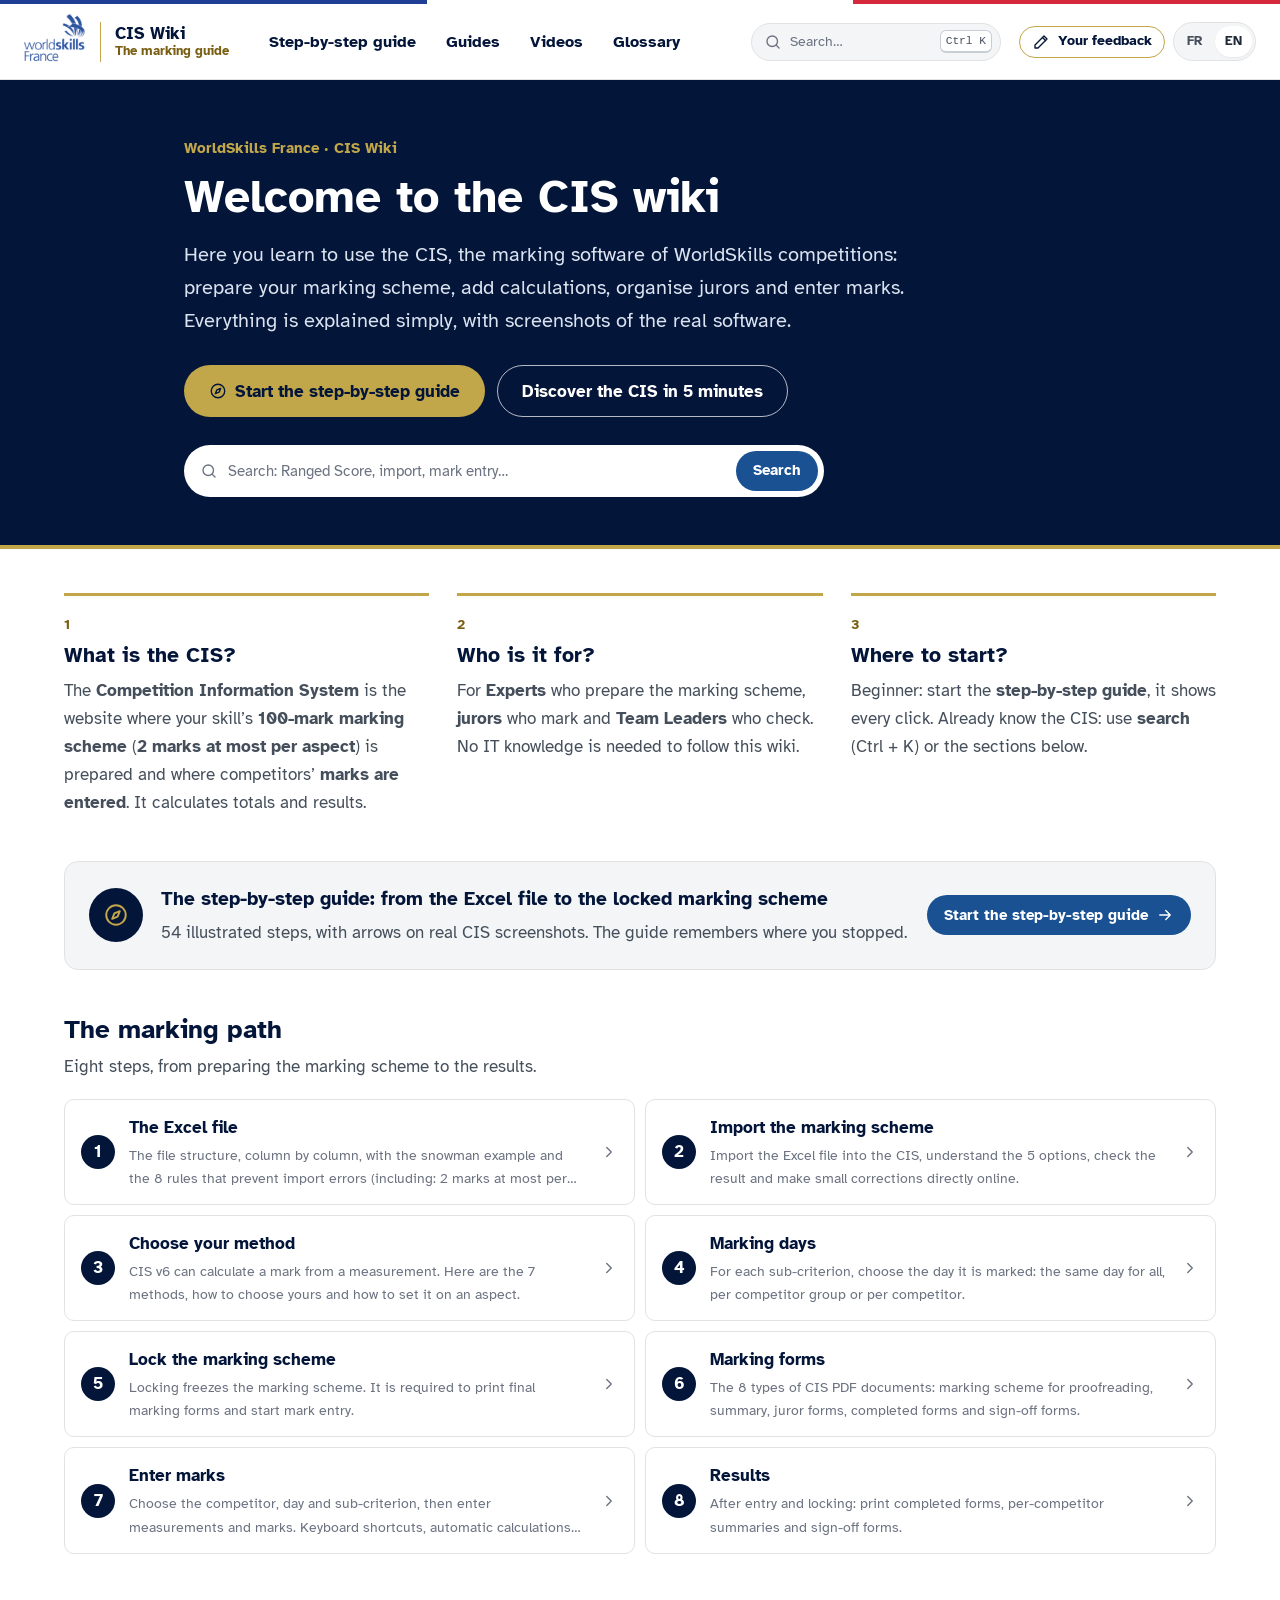
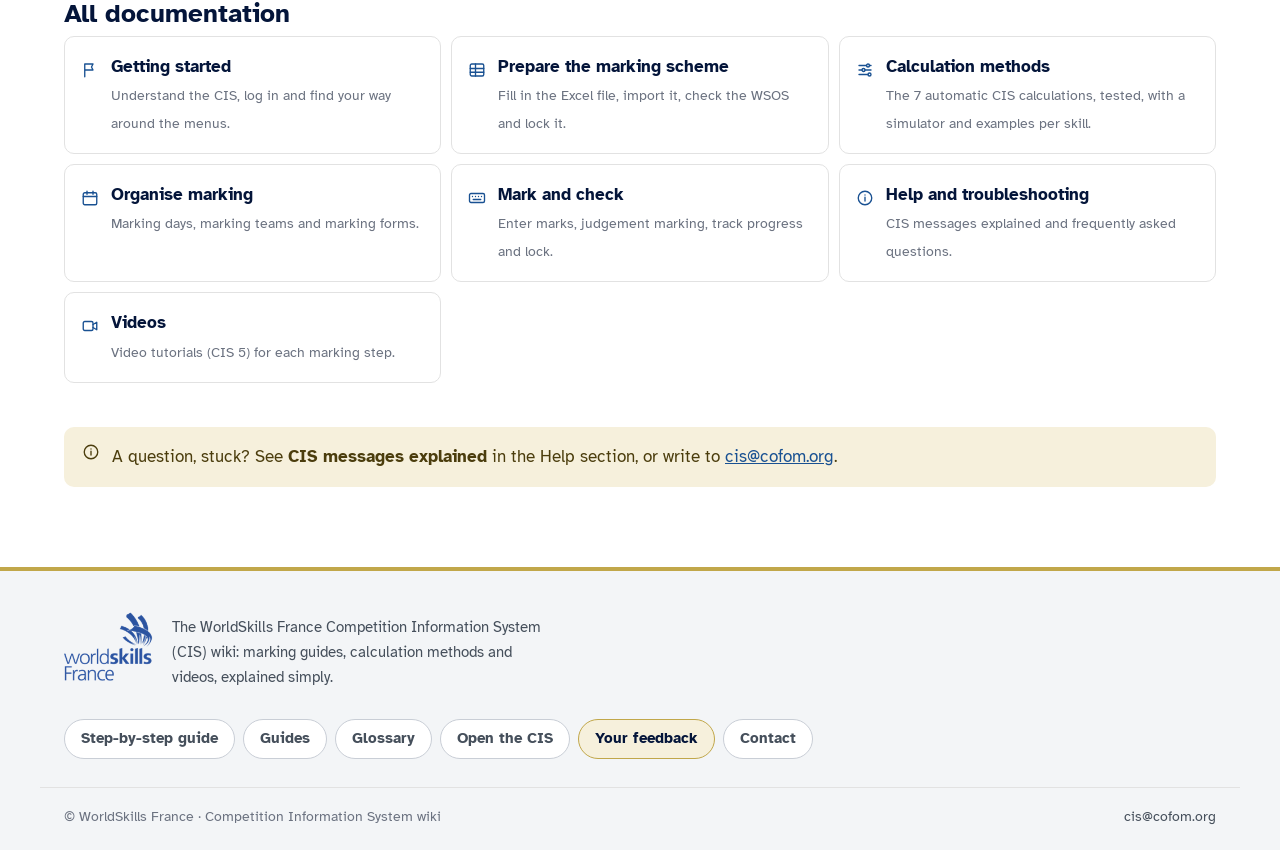
<file: index.html>
<!doctype html>
<html lang="fr">
<head>
  <meta charset="utf-8">
  <meta name="viewport" content="width=device-width, initial-scale=1">
  <title>CIS Wiki · WorldSkills France</title>
  <meta name="description" content="Documentation du Competition Information System (CIS) de WorldSkills France : guides de notation, outil de signature, vidéos — en français et en anglais.">
  <meta name="theme-color" content="#04153a">
  <link rel="icon" type="image/png" href="assets/img/logo-worldskills-france.png">
  <link rel="preconnect" href="https://fonts.googleapis.com">
  <link rel="preconnect" href="https://fonts.gstatic.com" crossorigin>
  <link rel="stylesheet" href="https://fonts.googleapis.com/css2?family=Atkinson+Hyperlegible:ital,wght@0,400;0,700;1,400&amp;display=swap">
  <link rel="stylesheet" href="assets/css/style.css?v=6">
  <script>
    /* Applique le thème et la langue enregistrés avant l'affichage (évite un flash). */
    try { var p = JSON.parse(localStorage.getItem('ciswiki:prefs') || '{}'); if (p.lang) document.documentElement.lang = p.lang; } catch (e) {}
  </script>
</head>
<body data-page="home">
  <div id="app">
    <noscript><p style="padding:24px;font-family:sans-serif">Ce wiki nécessite JavaScript. · This wiki requires JavaScript.</p></noscript>
  </div>
  <script src="data/content.js?v=2"></script>
  <script src="data/pages/00-structure.js?v=2"></script>
  <script src="data/pages/01-start.js?v=2"></script>
  <script src="data/pages/02-bareme.js?v=2"></script>
  <script src="data/pages/03-calculs.js?v=2"></script>
  <script src="data/pages/04-organisation.js?v=2"></script>
  <script src="data/pages/05-notation.js?v=2"></script>
  <script src="data/pages/06-aide.js?v=2"></script>
  <script src="data/trades.js?v=2"></script>
  <script src="assets/js/calc.js?v=2"></script>
  <script src="assets/js/icons.js?v=2"></script>
  <script src="assets/js/i18n.js?v=2"></script>
  <script src="assets/js/markdown.js?v=2"></script>
  <script src="assets/js/store.js?v=2"></script>
  <script src="assets/js/feedback.js?v=2"></script>
  <script src="assets/js/app.js?v=2"></script>
</body>
</html>
</file>
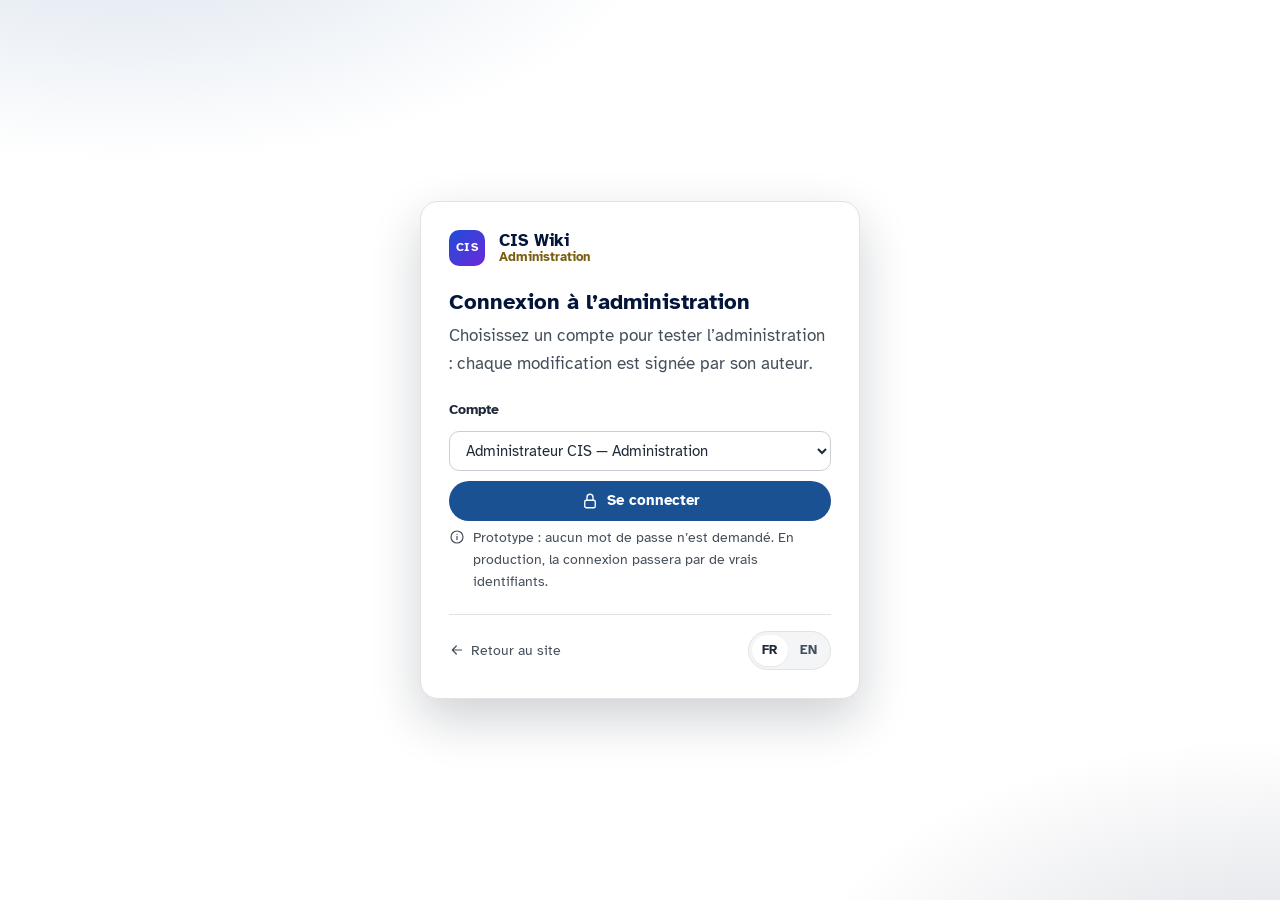
<file: admin.html>
<!doctype html>
<html lang="fr">
<head>
  <meta charset="utf-8">
  <meta name="viewport" content="width=device-width, initial-scale=1">
  <title>Administration · CIS Wiki</title>
  <meta name="description" content="Administration du wiki CIS : pages, révisions, auteurs.">
  <meta name="theme-color" content="#04153a">
  <link rel="icon" type="image/png" href="assets/img/logo-worldskills-france.png">
  <link rel="preconnect" href="https://fonts.googleapis.com">
  <link rel="preconnect" href="https://fonts.gstatic.com" crossorigin>
  <link rel="stylesheet" href="https://fonts.googleapis.com/css2?family=Atkinson+Hyperlegible:ital,wght@0,400;0,700;1,400&amp;display=swap">
  <link rel="stylesheet" href="assets/css/style.css?v=5">
  <link rel="stylesheet" href="assets/css/admin.css?v=2">
  <meta name="robots" content="noindex">
  <script>
    /* Applique le thème et la langue enregistrés avant l'affichage (évite un flash). */
    try { var p = JSON.parse(localStorage.getItem('ciswiki:prefs') || '{}'); if (p.lang) document.documentElement.lang = p.lang; } catch (e) {}
  </script>
</head>
<body data-page="admin">
  <div id="app">
    <noscript><p style="padding:24px;font-family:sans-serif">Ce wiki nécessite JavaScript. · This wiki requires JavaScript.</p></noscript>
  </div>
  <script src="data/content.js?v=2"></script>
  <script src="data/pages/00-structure.js?v=2"></script>
  <script src="data/pages/01-start.js?v=2"></script>
  <script src="data/pages/02-bareme.js?v=2"></script>
  <script src="data/pages/03-calculs.js?v=2"></script>
  <script src="data/pages/04-organisation.js?v=2"></script>
  <script src="data/pages/05-notation.js?v=2"></script>
  <script src="data/pages/06-aide.js?v=2"></script>
  <script src="data/trades.js?v=2"></script>
  <script src="assets/js/calc.js?v=2"></script>
  <script src="assets/js/icons.js?v=2"></script>
  <script src="assets/js/i18n.js?v=2"></script>
  <script src="assets/js/markdown.js?v=2"></script>
  <script src="assets/js/store.js?v=2"></script>
  <script src="assets/js/admin.js?v=2"></script>
</body>
</html>
</file>
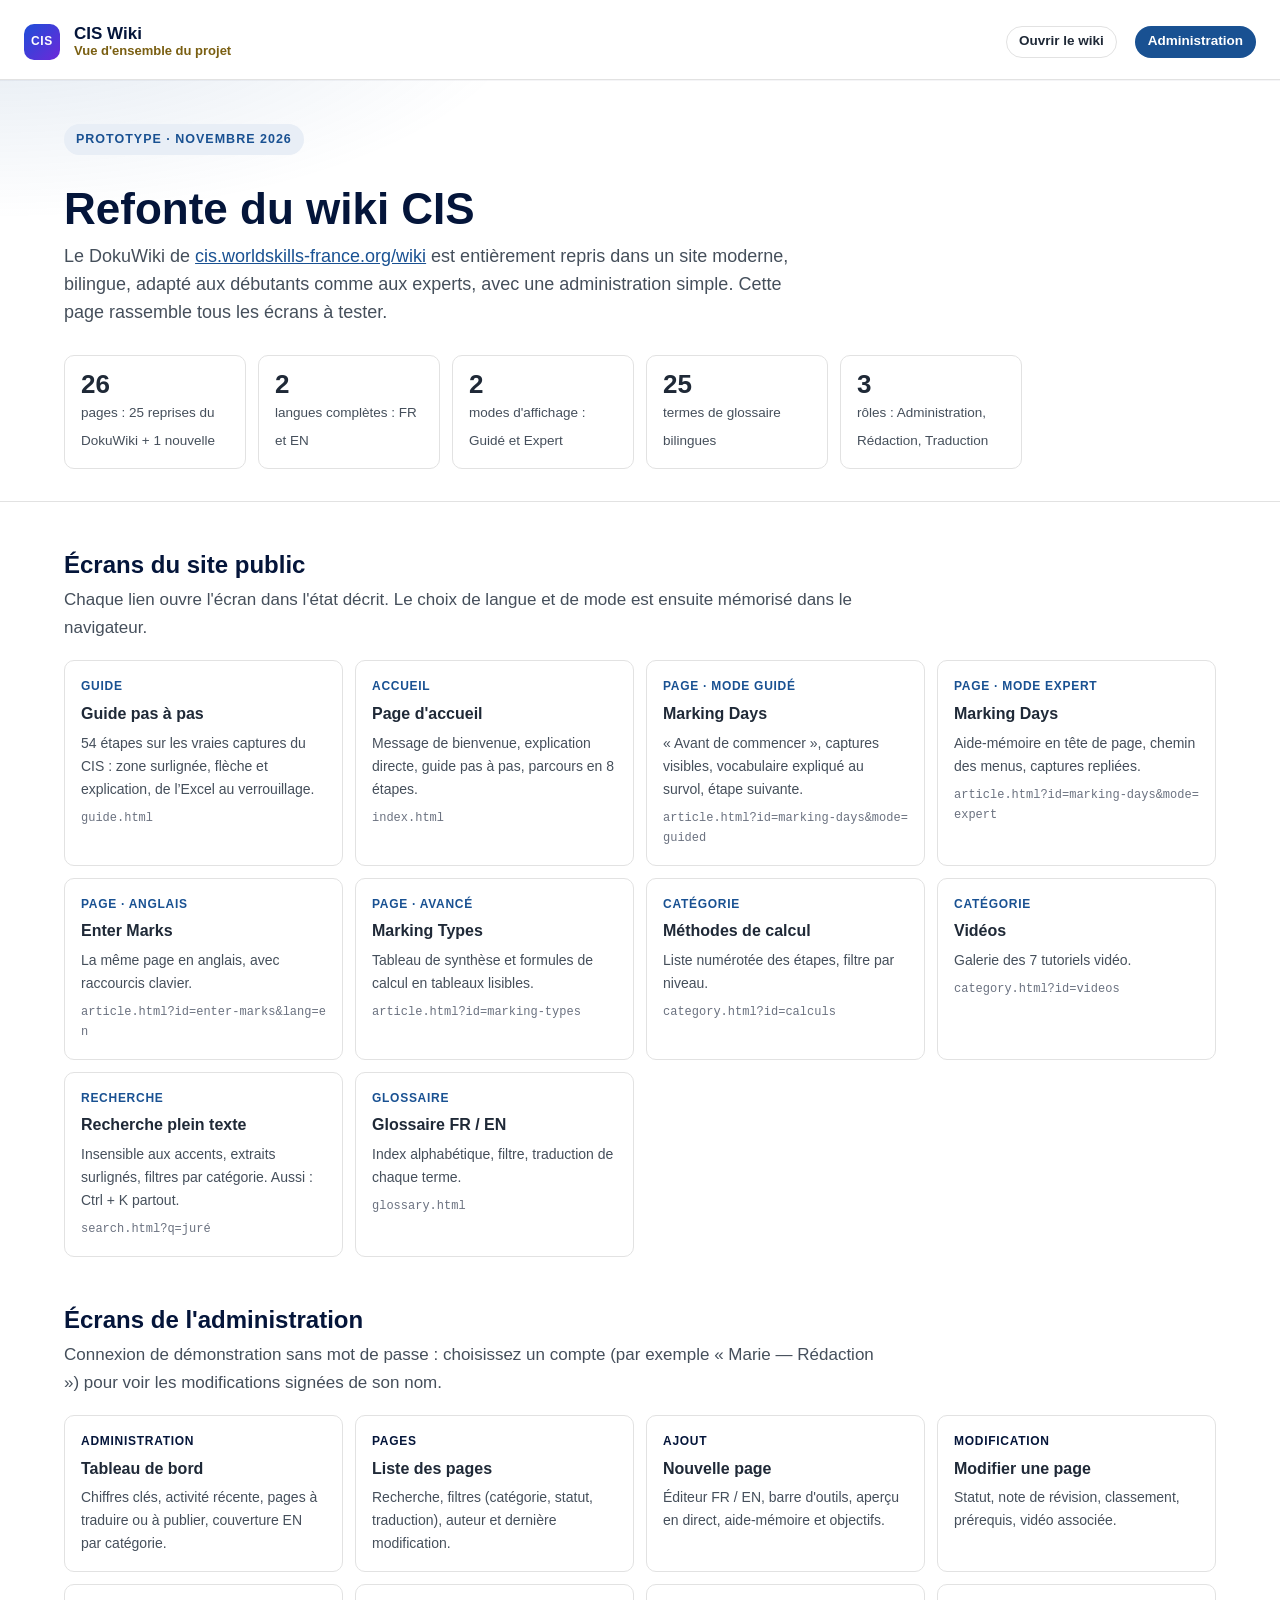
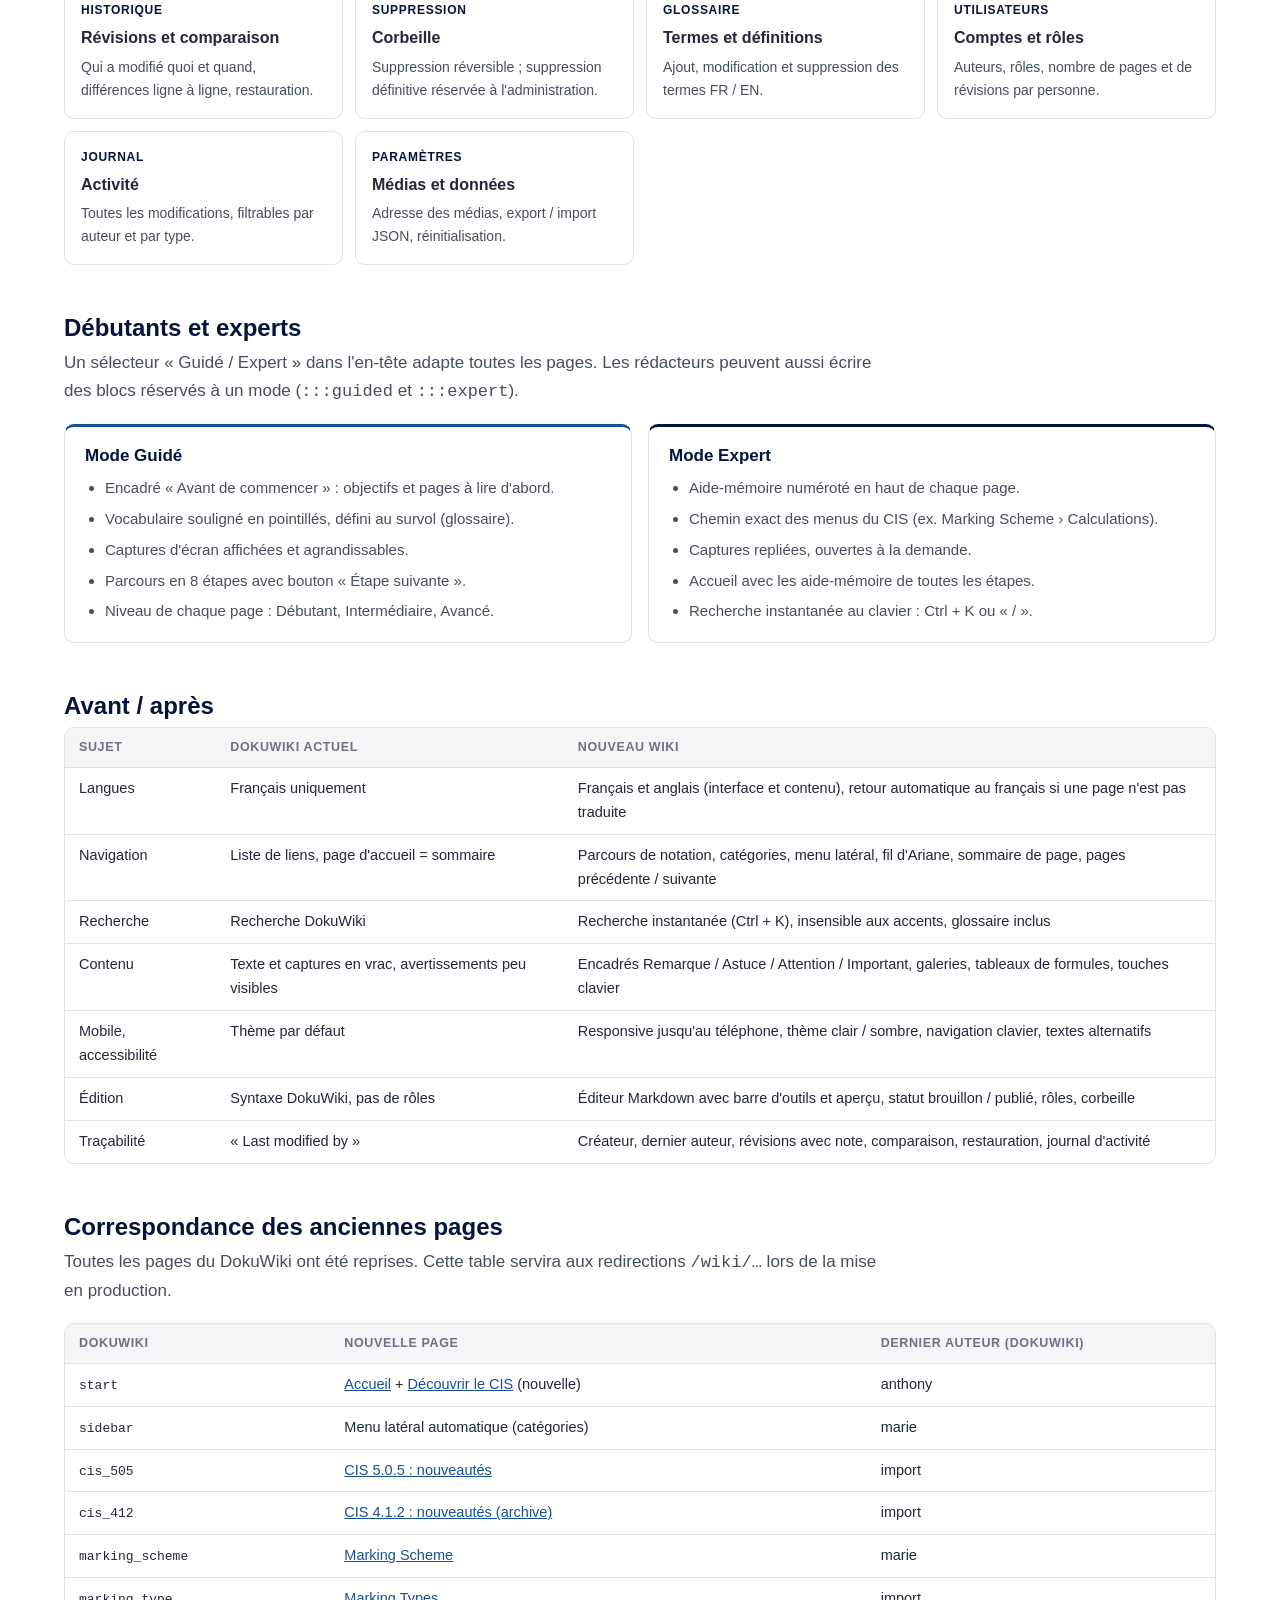
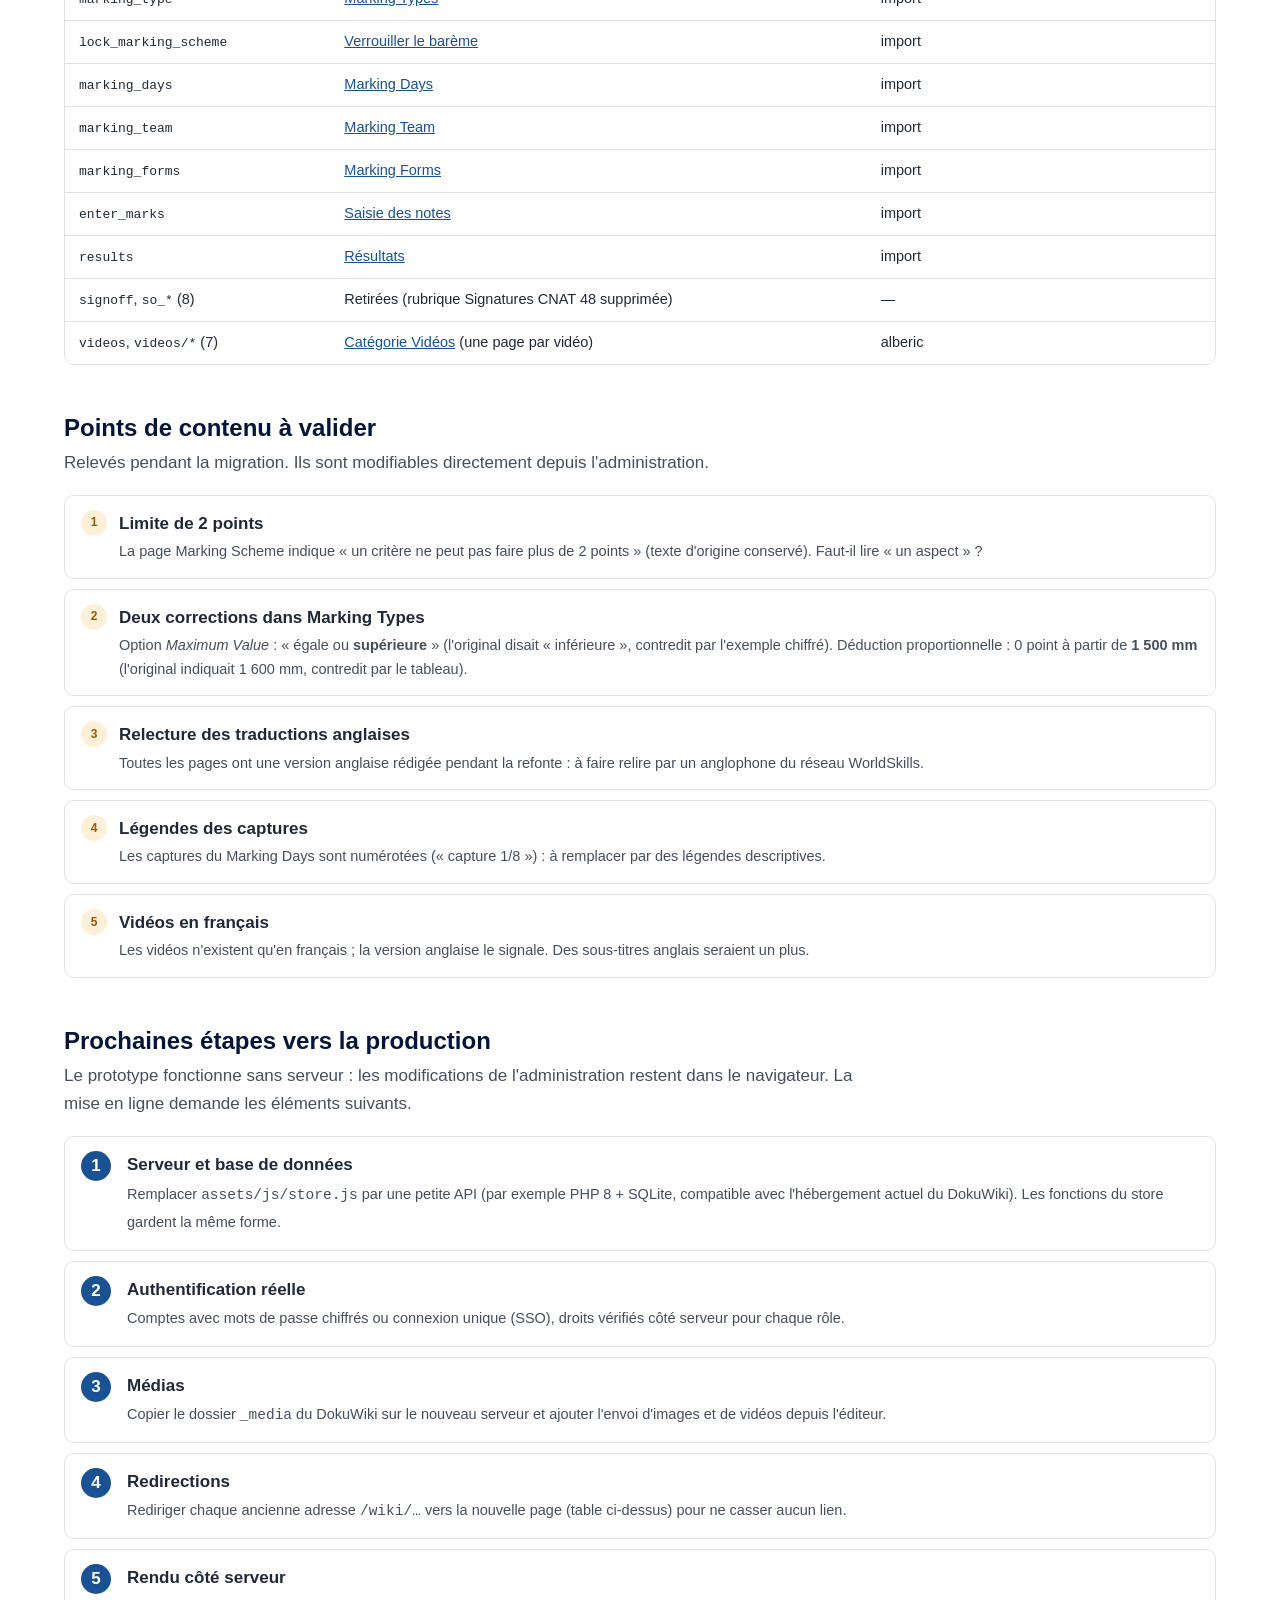
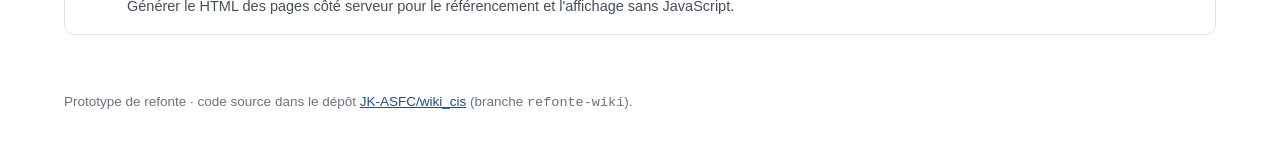
<file: apercu.html>
<!doctype html>
<html lang="fr">
<head>
  <meta charset="utf-8">
  <meta name="viewport" content="width=device-width, initial-scale=1">
  <title>Vue d'ensemble · Refonte du wiki CIS</title>
  <meta name="description" content="Vue d'ensemble du prototype de la refonte du wiki CIS : écrans, fonctionnalités, migration DokuWiki et prochaines étapes.">
  <meta name="robots" content="noindex">
  <link rel="icon" href="data:image/svg+xml,%3Csvg xmlns='http://www.w3.org/2000/svg' viewBox='0 0 64 64'%3E%3Crect width='64' height='64' rx='16' fill='%231d4ed8'/%3E%3Ctext x='32' y='41' font-family='Arial,sans-serif' font-size='22' font-weight='800' fill='%23fff' text-anchor='middle'%3ECIS%3C/text%3E%3C/svg%3E">
  <link rel="preconnect" href="https://fonts.googleapis.com">
  <link rel="preconnect" href="https://fonts.gstatic.com" crossorigin>
  <link rel="stylesheet" href="https://fonts.googleapis.com/css2?family=Inter:wght@400..800&amp;display=swap">
  <link rel="stylesheet" href="assets/css/style.css?v=1">
  <style>
    .ov-hero { padding: 48px 0 32px; border-bottom: 1px solid var(--border); background: radial-gradient(900px 380px at 0% -20%, color-mix(in srgb, var(--primary) 14%, transparent), transparent 60%), var(--bg); }
    .ov-hero h1 { font-size: clamp(28px, 4.5vw, 44px); letter-spacing: -.02em; margin: 12px 0 10px; line-height: 1.1; }
    .ov-hero .lead { max-width: 760px; margin: 0; }
    .ov-stats { display: grid; grid-template-columns: repeat(auto-fill, minmax(min(100%, 170px), 1fr)); gap: 12px; margin-top: 28px; }
    .ov-stat { padding: 14px 16px; border: 1px solid var(--border); border-radius: var(--radius); background: var(--surface); }
    .ov-stat strong { display: block; font-size: 26px; line-height: 1.1; }
    .ov-stat span { font-size: 13.5px; color: var(--text-2); }
    .ov-section { padding-top: 48px; }
    .ov-section > h2 { display: flex; align-items: center; gap: 10px; font-size: 24px; margin: 0 0 6px; }
    .ov-section > p { color: var(--text-2); margin: 0 0 18px; max-width: 820px; }
    .screens { display: grid; grid-template-columns: repeat(auto-fill, minmax(min(100%, 260px), 1fr)); gap: 12px; }
    .screen { display: flex; flex-direction: column; gap: 4px; padding: 16px; border: 1px solid var(--border); border-radius: var(--radius); background: var(--surface); text-decoration: none; color: var(--text); transition: border-color .15s, box-shadow .15s; }
    .screen:hover { border-color: var(--primary); box-shadow: var(--shadow-sm); }
    .screen small { font-size: 12px; font-weight: 750; text-transform: uppercase; letter-spacing: .06em; color: var(--primary-text); }
    .screen strong { font-size: 16px; }
    .screen span { font-size: 14px; color: var(--text-2); }
    .screen code { font-size: 12px; color: var(--text-3); margin-top: 4px; word-break: break-all; }
    .screen--adm small { color: var(--expert); }
    .two { display: grid; grid-template-columns: 1fr 1fr; gap: 16px; }
    @media (max-width: 820px) { .two { grid-template-columns: 1fr; } }
    .card { padding: 18px 20px; border: 1px solid var(--border); border-radius: var(--radius); background: var(--surface); }
    .card h3 { margin: 0 0 10px; display: flex; align-items: center; gap: 8px; font-size: 17px; }
    .card ul { margin: 0; padding-left: 20px; color: var(--text-2); display: grid; gap: 6px; font-size: 15px; }
    .card--guided { border-top: 3px solid var(--guided); }
    .card--expert { border-top: 3px solid var(--expert); }
    .ov-table { overflow-x: auto; border: 1px solid var(--border); border-radius: var(--radius); background: var(--surface); position: relative; }
    .ov-table table { width: 100%; border-collapse: collapse; font-size: 14.5px; }
    .ov-table th, .ov-table td { text-align: left; padding: 9px 14px; border-bottom: 1px solid var(--border); vertical-align: top; }
    .ov-table th { background: var(--surface-2); font-size: 12.5px; text-transform: uppercase; letter-spacing: .05em; color: var(--text-3); }
    .ov-table tr:last-child td { border-bottom: 0; }
    .ov-table code { font-family: var(--mono); font-size: 13px; }
    .todo-list { list-style: none; margin: 0; padding: 0; display: grid; gap: 10px; }
    .todo-list li { display: flex; gap: 12px; padding: 14px 16px; border: 1px solid var(--border); border-radius: var(--radius); background: var(--surface); }
    .todo-list li > span:first-child { flex-shrink: 0; width: 26px; height: 26px; border-radius: 50%; display: grid; place-items: center; font-size: 12px; font-weight: 800; background: var(--warn-soft); color: var(--warn); }
    .todo-list p { margin: 2px 0 0; color: var(--text-2); font-size: 14.5px; }
    .roadmap { counter-reset: r; list-style: none; padding: 0; margin: 0; display: grid; gap: 10px; }
    .roadmap li { counter-increment: r; display: grid; grid-template-columns: 34px 1fr; gap: 12px; padding: 14px 16px; border: 1px solid var(--border); border-radius: var(--radius); background: var(--surface); }
    .roadmap li::before { content: counter(r); width: 30px; height: 30px; border-radius: 50%; display: grid; place-items: center; font-weight: 800; background: var(--primary); color: var(--on-primary); }
    .roadmap strong { display: block; }
    .roadmap span { color: var(--text-2); font-size: 14.5px; }
    .ov-foot { margin: 56px auto 40px; color: var(--text-3); font-size: 13.5px; }
  </style>
</head>
<body>
  <header class="site-header">
    <div class="header-inner">
      <a class="brand" href="index.html"><span class="brand-mark" aria-hidden="true">CIS</span><span class="brand-text"><strong>CIS Wiki</strong><small>Vue d'ensemble du projet</small></span></a>
      <a class="btn btn--ghost btn--sm" style="margin-left:auto" href="index.html">Ouvrir le wiki</a>
      <a class="btn btn--primary btn--sm" href="admin.html">Administration</a>
    </div>
  </header>

  <main>
    <section class="ov-hero">
      <div class="container">
        <p class="eyebrow">Prototype · novembre 2026</p>
        <h1>Refonte du wiki CIS</h1>
        <p class="lead">Le DokuWiki de <a href="https://cis.worldskills-france.org/wiki/">cis.worldskills-france.org/wiki</a> est entièrement repris dans un site moderne, bilingue, adapté aux débutants comme aux experts, avec une administration simple. Cette page rassemble tous les écrans à tester.</p>
        <div class="ov-stats">
          <div class="ov-stat"><strong>26</strong><span>pages : 25 reprises du DokuWiki + 1 nouvelle</span></div>
          <div class="ov-stat"><strong>2</strong><span>langues complètes : FR et EN</span></div>
          <div class="ov-stat"><strong>2</strong><span>modes d'affichage : Guidé et Expert</span></div>
          <div class="ov-stat"><strong>25</strong><span>termes de glossaire bilingues</span></div>
          <div class="ov-stat"><strong>3</strong><span>rôles : Administration, Rédaction, Traduction</span></div>
        </div>
      </div>
    </section>

    <div class="container">
      <section class="ov-section">
        <h2>Écrans du site public</h2>
        <p>Chaque lien ouvre l'écran dans l'état décrit. Le choix de langue et de mode est ensuite mémorisé dans le navigateur.</p>
        <div class="screens">
          <a class="screen" href="guide.html"><small>Guide</small><strong>Guide pas à pas</strong><span>54 étapes sur les vraies captures du CIS : zone surlignée, flèche et explication, de l’Excel au verrouillage.</span><code>guide.html</code></a>
          <a class="screen" href="index.html"><small>Accueil</small><strong>Page d'accueil</strong><span>Message de bienvenue, explication directe, guide pas à pas, parcours en 8 étapes.</span><code>index.html</code></a>
          <a class="screen" href="article.html?id=marking-days&amp;mode=guided&amp;lang=fr"><small>Page · mode Guidé</small><strong>Marking Days</strong><span>« Avant de commencer », captures visibles, vocabulaire expliqué au survol, étape suivante.</span><code>article.html?id=marking-days&amp;mode=guided</code></a>
          <a class="screen" href="article.html?id=marking-days&amp;mode=expert&amp;lang=fr"><small>Page · mode Expert</small><strong>Marking Days</strong><span>Aide-mémoire en tête de page, chemin des menus, captures repliées.</span><code>article.html?id=marking-days&amp;mode=expert</code></a>
          <a class="screen" href="article.html?id=enter-marks&amp;lang=en"><small>Page · anglais</small><strong>Enter Marks</strong><span>La même page en anglais, avec raccourcis clavier.</span><code>article.html?id=enter-marks&amp;lang=en</code></a>
          <a class="screen" href="article.html?id=marking-types&amp;lang=fr"><small>Page · avancé</small><strong>Marking Types</strong><span>Tableau de synthèse et formules de calcul en tableaux lisibles.</span><code>article.html?id=marking-types</code></a>
          <a class="screen" href="category.html?id=calculs&amp;lang=fr"><small>Catégorie</small><strong>Méthodes de calcul</strong><span>Liste numérotée des étapes, filtre par niveau.</span><code>category.html?id=calculs</code></a>
          <a class="screen" href="category.html?id=videos&amp;lang=fr"><small>Catégorie</small><strong>Vidéos</strong><span>Galerie des 7 tutoriels vidéo.</span><code>category.html?id=videos</code></a>
          <a class="screen" href="search.html?q=jur%C3%A9&amp;lang=fr"><small>Recherche</small><strong>Recherche plein texte</strong><span>Insensible aux accents, extraits surlignés, filtres par catégorie. Aussi : Ctrl + K partout.</span><code>search.html?q=juré</code></a>
          <a class="screen" href="glossary.html?lang=fr"><small>Glossaire</small><strong>Glossaire FR / EN</strong><span>Index alphabétique, filtre, traduction de chaque terme.</span><code>glossary.html</code></a>
        </div>
      </section>

      <section class="ov-section">
        <h2>Écrans de l'administration</h2>
        <p>Connexion de démonstration sans mot de passe : choisissez un compte (par exemple « Marie — Rédaction ») pour voir les modifications signées de son nom.</p>
        <div class="screens">
          <a class="screen screen--adm" href="admin.html#/dashboard"><small>Administration</small><strong>Tableau de bord</strong><span>Chiffres clés, activité récente, pages à traduire ou à publier, couverture EN par catégorie.</span></a>
          <a class="screen screen--adm" href="admin.html#/pages"><small>Pages</small><strong>Liste des pages</strong><span>Recherche, filtres (catégorie, statut, traduction), auteur et dernière modification.</span></a>
          <a class="screen screen--adm" href="admin.html#/pages/new"><small>Ajout</small><strong>Nouvelle page</strong><span>Éditeur FR / EN, barre d'outils, aperçu en direct, aide-mémoire et objectifs.</span></a>
          <a class="screen screen--adm" href="admin.html#/pages/enter-marks/edit"><small>Modification</small><strong>Modifier une page</strong><span>Statut, note de révision, classement, prérequis, vidéo associée.</span></a>
          <a class="screen screen--adm" href="admin.html#/pages/marking-scheme/history"><small>Historique</small><strong>Révisions et comparaison</strong><span>Qui a modifié quoi et quand, différences ligne à ligne, restauration.</span></a>
          <a class="screen screen--adm" href="admin.html#/trash"><small>Suppression</small><strong>Corbeille</strong><span>Suppression réversible ; suppression définitive réservée à l'administration.</span></a>
          <a class="screen screen--adm" href="admin.html#/glossary"><small>Glossaire</small><strong>Termes et définitions</strong><span>Ajout, modification et suppression des termes FR / EN.</span></a>
          <a class="screen screen--adm" href="admin.html#/users"><small>Utilisateurs</small><strong>Comptes et rôles</strong><span>Auteurs, rôles, nombre de pages et de révisions par personne.</span></a>
          <a class="screen screen--adm" href="admin.html#/activity"><small>Journal</small><strong>Activité</strong><span>Toutes les modifications, filtrables par auteur et par type.</span></a>
          <a class="screen screen--adm" href="admin.html#/settings"><small>Paramètres</small><strong>Médias et données</strong><span>Adresse des médias, export / import JSON, réinitialisation.</span></a>
        </div>
      </section>

      <section class="ov-section">
        <h2>Débutants et experts</h2>
        <p>Un sélecteur « Guidé / Expert » dans l'en-tête adapte toutes les pages. Les rédacteurs peuvent aussi écrire des blocs réservés à un mode (<code>:::guided</code> et <code>:::expert</code>).</p>
        <div class="two">
          <div class="card card--guided"><h3>Mode Guidé</h3><ul>
            <li>Encadré « Avant de commencer » : objectifs et pages à lire d'abord.</li>
            <li>Vocabulaire souligné en pointillés, défini au survol (glossaire).</li>
            <li>Captures d'écran affichées et agrandissables.</li>
            <li>Parcours en 8 étapes avec bouton « Étape suivante ».</li>
            <li>Niveau de chaque page : Débutant, Intermédiaire, Avancé.</li>
          </ul></div>
          <div class="card card--expert"><h3>Mode Expert</h3><ul>
            <li>Aide-mémoire numéroté en haut de chaque page.</li>
            <li>Chemin exact des menus du CIS (ex. Marking Scheme › Calculations).</li>
            <li>Captures repliées, ouvertes à la demande.</li>
            <li>Accueil avec les aide-mémoire de toutes les étapes.</li>
            <li>Recherche instantanée au clavier : Ctrl + K ou « / ».</li>
          </ul></div>
        </div>
      </section>

      <section class="ov-section">
        <h2>Avant / après</h2>
        <div class="ov-table"><table>
          <thead><tr><th>Sujet</th><th>DokuWiki actuel</th><th>Nouveau wiki</th></tr></thead>
          <tbody>
            <tr><td>Langues</td><td>Français uniquement</td><td>Français et anglais (interface et contenu), retour automatique au français si une page n'est pas traduite</td></tr>
            <tr><td>Navigation</td><td>Liste de liens, page d'accueil = sommaire</td><td>Parcours de notation, catégories, menu latéral, fil d'Ariane, sommaire de page, pages précédente / suivante</td></tr>
            <tr><td>Recherche</td><td>Recherche DokuWiki</td><td>Recherche instantanée (Ctrl + K), insensible aux accents, glossaire inclus</td></tr>
            <tr><td>Contenu</td><td>Texte et captures en vrac, avertissements peu visibles</td><td>Encadrés Remarque / Astuce / Attention / Important, galeries, tableaux de formules, touches clavier</td></tr>
            <tr><td>Mobile, accessibilité</td><td>Thème par défaut</td><td>Responsive jusqu'au téléphone, thème clair / sombre, navigation clavier, textes alternatifs</td></tr>
            <tr><td>Édition</td><td>Syntaxe DokuWiki, pas de rôles</td><td>Éditeur Markdown avec barre d'outils et aperçu, statut brouillon / publié, rôles, corbeille</td></tr>
            <tr><td>Traçabilité</td><td>« Last modified by »</td><td>Créateur, dernier auteur, révisions avec note, comparaison, restauration, journal d'activité</td></tr>
          </tbody>
        </table></div>
      </section>

      <section class="ov-section">
        <h2>Correspondance des anciennes pages</h2>
        <p>Toutes les pages du DokuWiki ont été reprises. Cette table servira aux redirections <code>/wiki/…</code> lors de la mise en production.</p>
        <div class="ov-table"><table>
          <thead><tr><th>DokuWiki</th><th>Nouvelle page</th><th>Dernier auteur (DokuWiki)</th></tr></thead>
          <tbody>
            <tr><td><code>start</code></td><td><a href="index.html">Accueil</a> + <a href="article.html?id=decouvrir-le-cis">Découvrir le CIS</a> (nouvelle)</td><td>anthony</td></tr>
            <tr><td><code>sidebar</code></td><td>Menu latéral automatique (catégories)</td><td>marie</td></tr>
            <tr><td><code>cis_505</code></td><td><a href="article.html?id=cis-505">CIS 5.0.5 : nouveautés</a></td><td>import</td></tr>
            <tr><td><code>cis_412</code></td><td><a href="article.html?id=cis-412">CIS 4.1.2 : nouveautés (archive)</a></td><td>import</td></tr>
            <tr><td><code>marking_scheme</code></td><td><a href="article.html?id=marking-scheme">Marking Scheme</a></td><td>marie</td></tr>
            <tr><td><code>marking_type</code></td><td><a href="article.html?id=marking-types">Marking Types</a></td><td>import</td></tr>
            <tr><td><code>lock_marking_scheme</code></td><td><a href="article.html?id=lock-marking-scheme">Verrouiller le barème</a></td><td>import</td></tr>
            <tr><td><code>marking_days</code></td><td><a href="article.html?id=marking-days">Marking Days</a></td><td>import</td></tr>
            <tr><td><code>marking_team</code></td><td><a href="article.html?id=marking-team">Marking Team</a></td><td>import</td></tr>
            <tr><td><code>marking_forms</code></td><td><a href="article.html?id=marking-forms">Marking Forms</a></td><td>import</td></tr>
            <tr><td><code>enter_marks</code></td><td><a href="article.html?id=enter-marks">Saisie des notes</a></td><td>import</td></tr>
            <tr><td><code>results</code></td><td><a href="article.html?id=results">Résultats</a></td><td>import</td></tr>
            <tr><td><code>signoff</code>, <code>so_*</code> (8)</td><td>Retirées (rubrique Signatures CNAT 48 supprimée)</td><td>—</td></tr>
            <tr><td><code>videos</code>, <code>videos/*</code> (7)</td><td><a href="category.html?id=videos">Catégorie Vidéos</a> (une page par vidéo)</td><td>alberic</td></tr>
          </tbody>
        </table></div>
      </section>

      <section class="ov-section">
        <h2>Points de contenu à valider</h2>
        <p>Relevés pendant la migration. Ils sont modifiables directement depuis l'administration.</p>
        <ul class="todo-list">
          <li><span>1</span><div><strong>Limite de 2 points</strong><p>La page Marking Scheme indique « un critère ne peut pas faire plus de 2 points » (texte d'origine conservé). Faut-il lire « un aspect » ?</p></div></li>
          <li><span>2</span><div><strong>Deux corrections dans Marking Types</strong><p>Option <em>Maximum Value</em> : « égale ou <strong>supérieure</strong> » (l'original disait « inférieure », contredit par l'exemple chiffré). Déduction proportionnelle : 0 point à partir de <strong>1 500 mm</strong> (l'original indiquait 1 600 mm, contredit par le tableau).</p></div></li>
          <li><span>3</span><div><strong>Relecture des traductions anglaises</strong><p>Toutes les pages ont une version anglaise rédigée pendant la refonte : à faire relire par un anglophone du réseau WorldSkills.</p></div></li>
          <li><span>4</span><div><strong>Légendes des captures</strong><p>Les captures du Marking Days sont numérotées (« capture 1/8 ») : à remplacer par des légendes descriptives.</p></div></li>
          <li><span>5</span><div><strong>Vidéos en français</strong><p>Les vidéos n'existent qu'en français ; la version anglaise le signale. Des sous-titres anglais seraient un plus.</p></div></li>
        </ul>
      </section>

      <section class="ov-section">
        <h2>Prochaines étapes vers la production</h2>
        <p>Le prototype fonctionne sans serveur : les modifications de l'administration restent dans le navigateur. La mise en ligne demande les éléments suivants.</p>
        <ol class="roadmap">
          <li><div><strong>Serveur et base de données</strong><span>Remplacer <code>assets/js/store.js</code> par une petite API (par exemple PHP 8 + SQLite, compatible avec l'hébergement actuel du DokuWiki). Les fonctions du store gardent la même forme.</span></div></li>
          <li><div><strong>Authentification réelle</strong><span>Comptes avec mots de passe chiffrés ou connexion unique (SSO), droits vérifiés côté serveur pour chaque rôle.</span></div></li>
          <li><div><strong>Médias</strong><span>Copier le dossier <code>_media</code> du DokuWiki sur le nouveau serveur et ajouter l'envoi d'images et de vidéos depuis l'éditeur.</span></div></li>
          <li><div><strong>Redirections</strong><span>Rediriger chaque ancienne adresse <code>/wiki/…</code> vers la nouvelle page (table ci-dessus) pour ne casser aucun lien.</span></div></li>
          <li><div><strong>Rendu côté serveur</strong><span>Générer le HTML des pages côté serveur pour le référencement et l'affichage sans JavaScript.</span></div></li>
        </ol>
      </section>

      <p class="ov-foot">Prototype de refonte · code source dans le dépôt <a href="https://github.com/JK-ASFC/wiki_cis">JK-ASFC/wiki_cis</a> (branche <code>refonte-wiki</code>).</p>
    </div>
  </main>
</body>
</html>
</file>
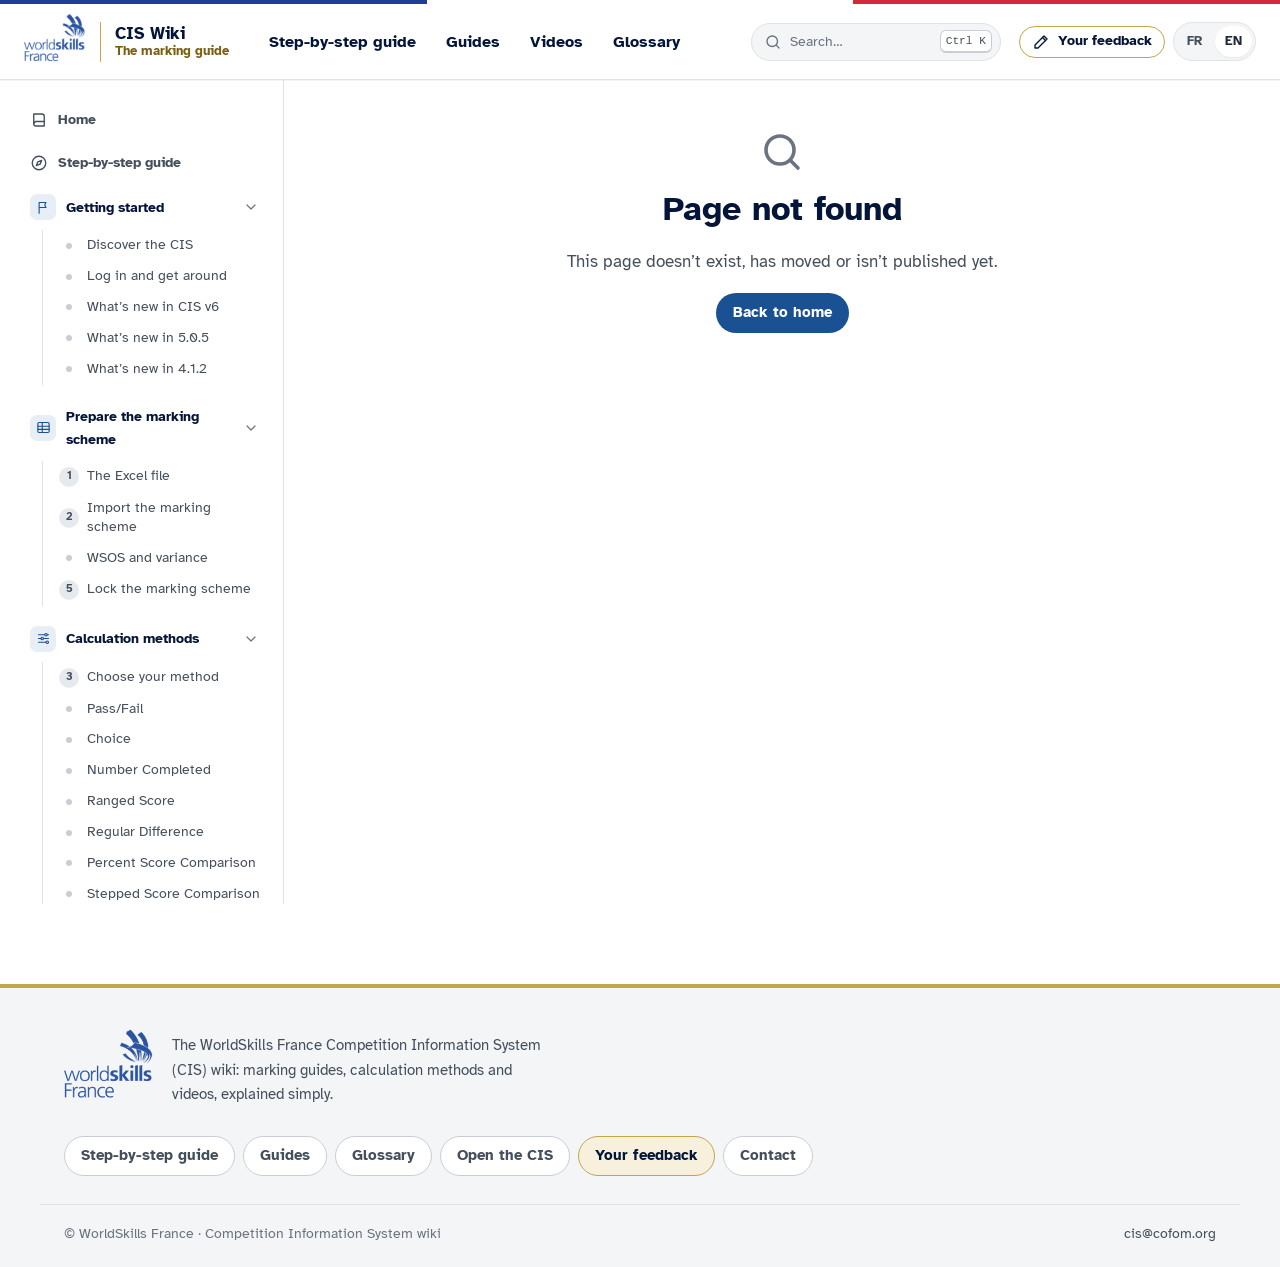
<file: article.html>
<!doctype html>
<html lang="fr">
<head>
  <meta charset="utf-8">
  <meta name="viewport" content="width=device-width, initial-scale=1">
  <title>Page · CIS Wiki</title>
  <meta name="description" content="Guide du CIS · WorldSkills France">
  <meta name="theme-color" content="#04153a">
  <link rel="icon" type="image/png" href="assets/img/logo-worldskills-france.png">
  <link rel="preconnect" href="https://fonts.googleapis.com">
  <link rel="preconnect" href="https://fonts.gstatic.com" crossorigin>
  <link rel="stylesheet" href="https://fonts.googleapis.com/css2?family=Atkinson+Hyperlegible:ital,wght@0,400;0,700;1,400&amp;display=swap">
  <link rel="stylesheet" href="assets/css/style.css?v=6">
  <script>
    /* Applique le thème et la langue enregistrés avant l'affichage (évite un flash). */
    try { var p = JSON.parse(localStorage.getItem('ciswiki:prefs') || '{}'); if (p.lang) document.documentElement.lang = p.lang; } catch (e) {}
  </script>
</head>
<body data-page="article">
  <div id="app">
    <noscript><p style="padding:24px;font-family:sans-serif">Ce wiki nécessite JavaScript. · This wiki requires JavaScript.</p></noscript>
  </div>
  <script src="data/content.js?v=2"></script>
  <script src="data/pages/00-structure.js?v=2"></script>
  <script src="data/pages/01-start.js?v=2"></script>
  <script src="data/pages/02-bareme.js?v=2"></script>
  <script src="data/pages/03-calculs.js?v=2"></script>
  <script src="data/pages/04-organisation.js?v=2"></script>
  <script src="data/pages/05-notation.js?v=2"></script>
  <script src="data/pages/06-aide.js?v=2"></script>
  <script src="data/trades.js?v=2"></script>
  <script src="assets/js/calc.js?v=2"></script>
  <script src="assets/js/icons.js?v=2"></script>
  <script src="assets/js/i18n.js?v=2"></script>
  <script src="assets/js/markdown.js?v=2"></script>
  <script src="assets/js/store.js?v=2"></script>
  <script src="assets/js/feedback.js?v=2"></script>
  <script src="assets/js/app.js?v=2"></script>
</body>
</html>
</file>
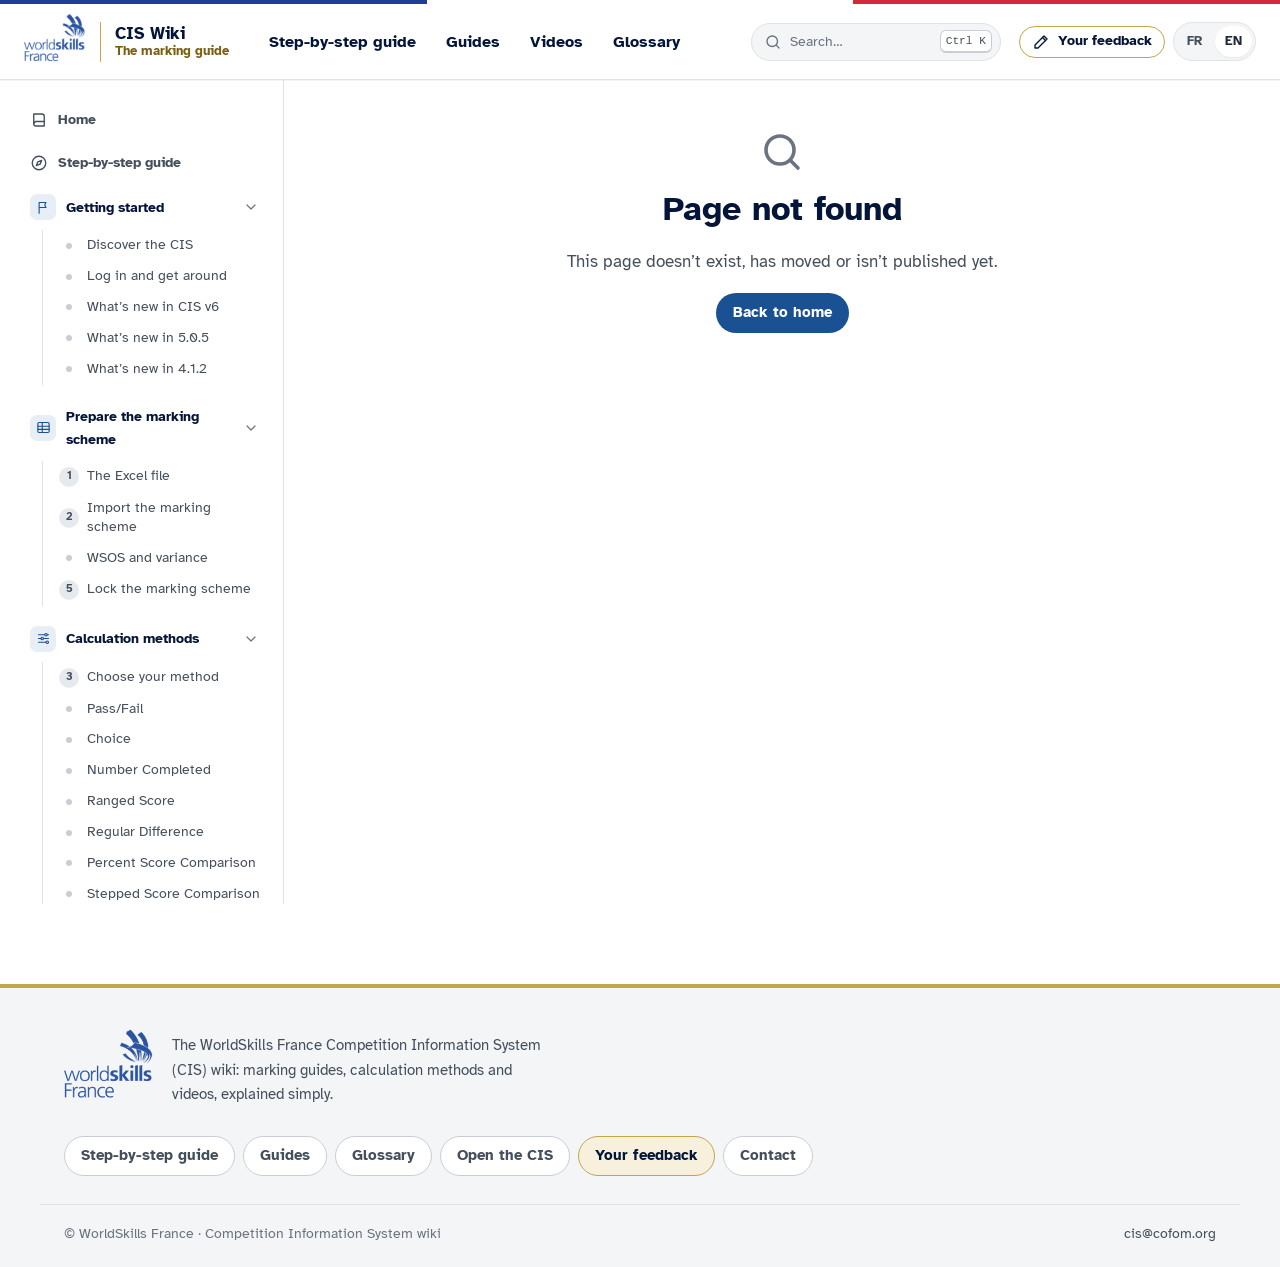
<file: category.html>
<!doctype html>
<html lang="fr">
<head>
  <meta charset="utf-8">
  <meta name="viewport" content="width=device-width, initial-scale=1">
  <title>Catégorie · CIS Wiki</title>
  <meta name="description" content="Pages du wiki CIS par catégorie.">
  <meta name="theme-color" content="#04153a">
  <link rel="icon" type="image/png" href="assets/img/logo-worldskills-france.png">
  <link rel="preconnect" href="https://fonts.googleapis.com">
  <link rel="preconnect" href="https://fonts.gstatic.com" crossorigin>
  <link rel="stylesheet" href="https://fonts.googleapis.com/css2?family=Atkinson+Hyperlegible:ital,wght@0,400;0,700;1,400&amp;display=swap">
  <link rel="stylesheet" href="assets/css/style.css?v=6">
  <script>
    /* Applique le thème et la langue enregistrés avant l'affichage (évite un flash). */
    try { var p = JSON.parse(localStorage.getItem('ciswiki:prefs') || '{}'); if (p.lang) document.documentElement.lang = p.lang; } catch (e) {}
  </script>
</head>
<body data-page="category">
  <div id="app">
    <noscript><p style="padding:24px;font-family:sans-serif">Ce wiki nécessite JavaScript. · This wiki requires JavaScript.</p></noscript>
  </div>
  <script src="data/content.js?v=2"></script>
  <script src="data/pages/00-structure.js?v=2"></script>
  <script src="data/pages/01-start.js?v=2"></script>
  <script src="data/pages/02-bareme.js?v=2"></script>
  <script src="data/pages/03-calculs.js?v=2"></script>
  <script src="data/pages/04-organisation.js?v=2"></script>
  <script src="data/pages/05-notation.js?v=2"></script>
  <script src="data/pages/06-aide.js?v=2"></script>
  <script src="data/trades.js?v=2"></script>
  <script src="assets/js/calc.js?v=2"></script>
  <script src="assets/js/icons.js?v=2"></script>
  <script src="assets/js/i18n.js?v=2"></script>
  <script src="assets/js/markdown.js?v=2"></script>
  <script src="assets/js/store.js?v=2"></script>
  <script src="assets/js/feedback.js?v=2"></script>
  <script src="assets/js/app.js?v=2"></script>
</body>
</html>
</file>
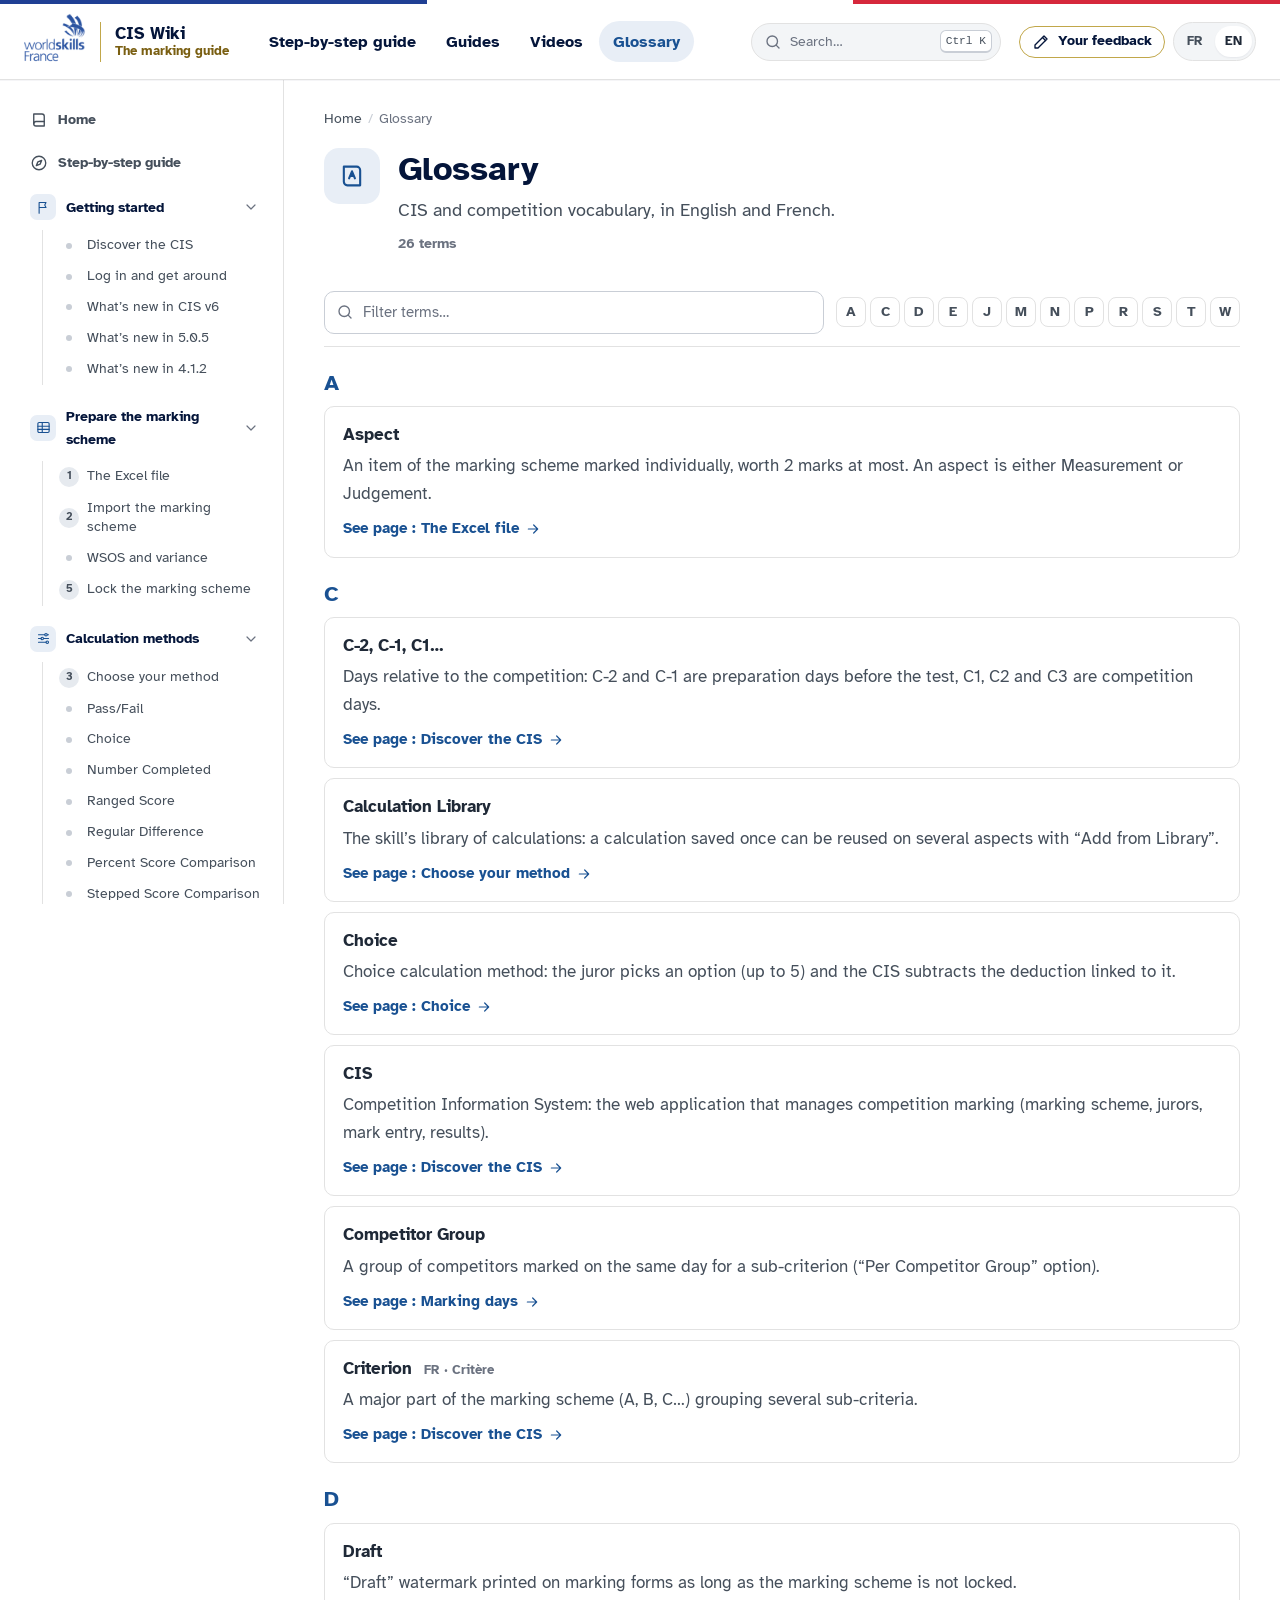
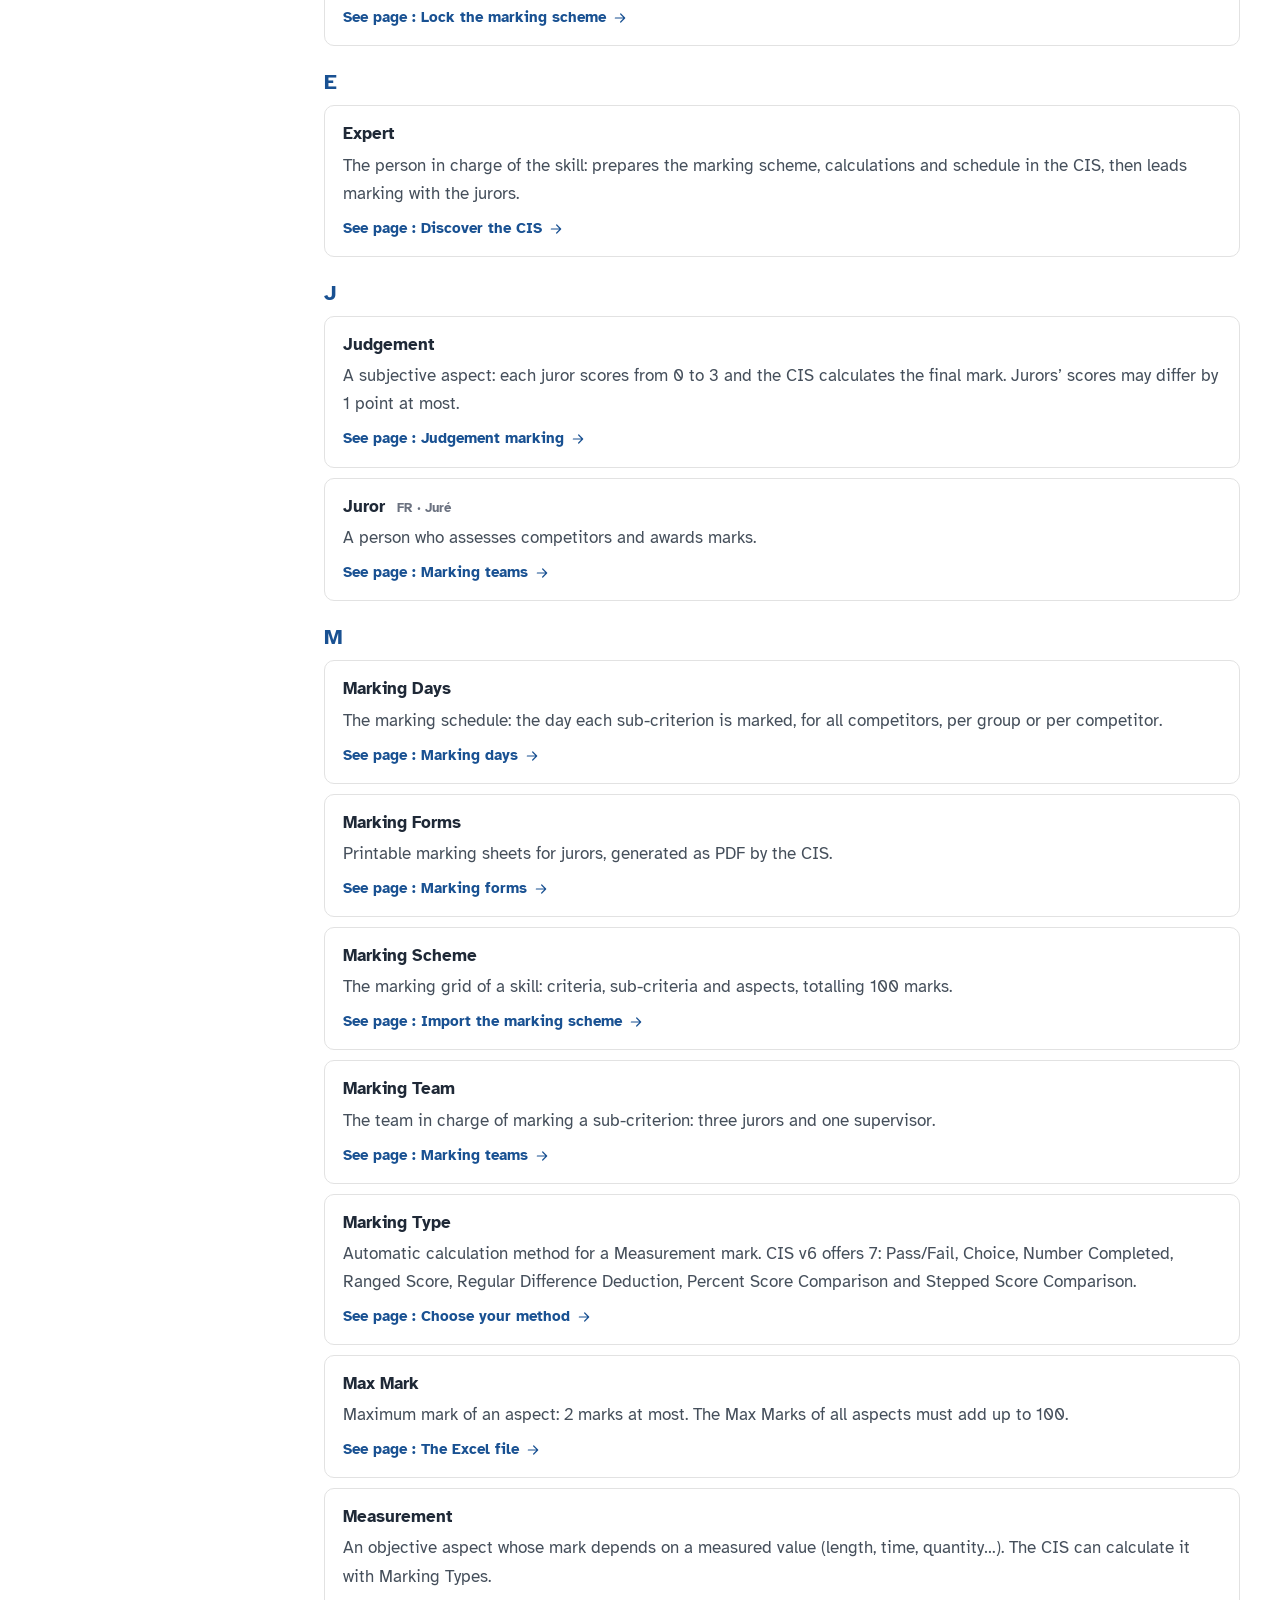
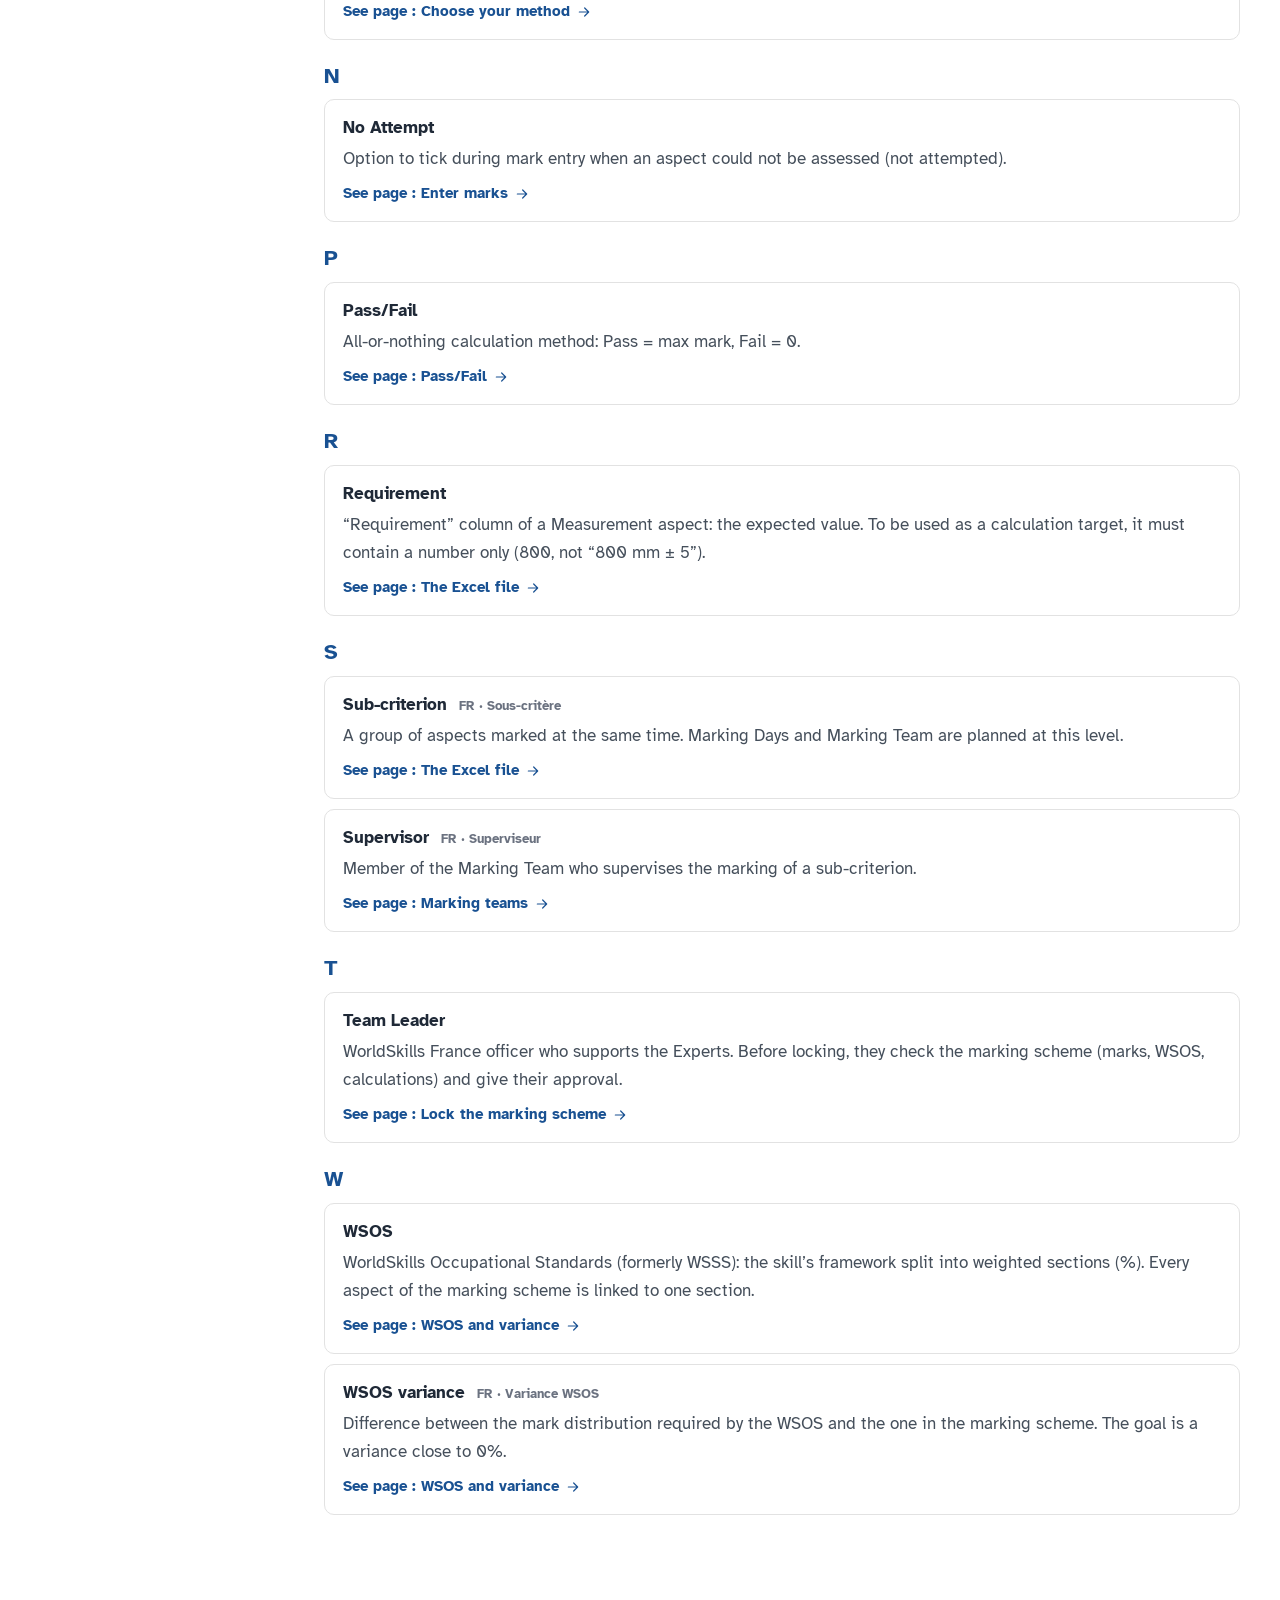
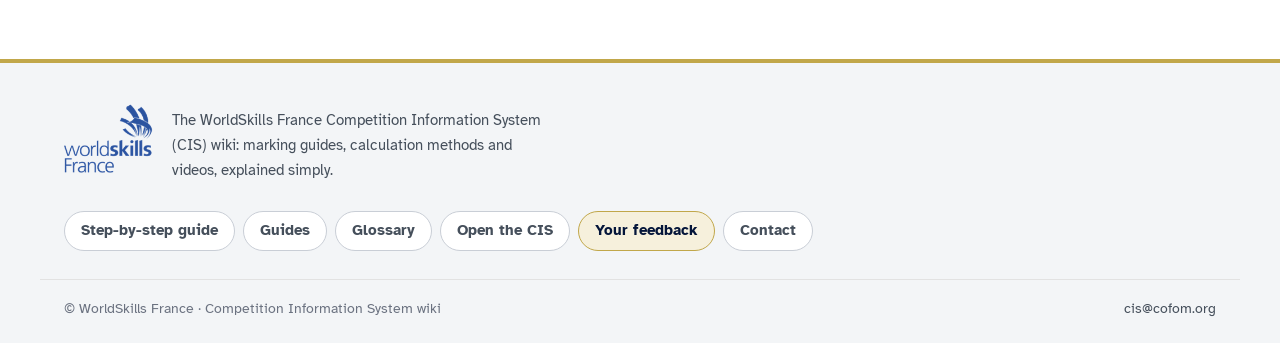
<file: glossary.html>
<!doctype html>
<html lang="fr">
<head>
  <meta charset="utf-8">
  <meta name="viewport" content="width=device-width, initial-scale=1">
  <title>Glossaire · CIS Wiki</title>
  <meta name="description" content="Le vocabulaire du CIS et des compétitions WorldSkills, en français et en anglais.">
  <meta name="theme-color" content="#04153a">
  <link rel="icon" type="image/png" href="assets/img/logo-worldskills-france.png">
  <link rel="preconnect" href="https://fonts.googleapis.com">
  <link rel="preconnect" href="https://fonts.gstatic.com" crossorigin>
  <link rel="stylesheet" href="https://fonts.googleapis.com/css2?family=Atkinson+Hyperlegible:ital,wght@0,400;0,700;1,400&amp;display=swap">
  <link rel="stylesheet" href="assets/css/style.css?v=6">
  <script>
    /* Applique le thème et la langue enregistrés avant l'affichage (évite un flash). */
    try { var p = JSON.parse(localStorage.getItem('ciswiki:prefs') || '{}'); if (p.lang) document.documentElement.lang = p.lang; } catch (e) {}
  </script>
</head>
<body data-page="glossary">
  <div id="app">
    <noscript><p style="padding:24px;font-family:sans-serif">Ce wiki nécessite JavaScript. · This wiki requires JavaScript.</p></noscript>
  </div>
  <script src="data/content.js?v=2"></script>
  <script src="data/pages/00-structure.js?v=2"></script>
  <script src="data/pages/01-start.js?v=2"></script>
  <script src="data/pages/02-bareme.js?v=2"></script>
  <script src="data/pages/03-calculs.js?v=2"></script>
  <script src="data/pages/04-organisation.js?v=2"></script>
  <script src="data/pages/05-notation.js?v=2"></script>
  <script src="data/pages/06-aide.js?v=2"></script>
  <script src="data/trades.js?v=2"></script>
  <script src="assets/js/calc.js?v=2"></script>
  <script src="assets/js/icons.js?v=2"></script>
  <script src="assets/js/i18n.js?v=2"></script>
  <script src="assets/js/markdown.js?v=2"></script>
  <script src="assets/js/store.js?v=2"></script>
  <script src="assets/js/feedback.js?v=2"></script>
  <script src="assets/js/app.js?v=2"></script>
</body>
</html>
</file>
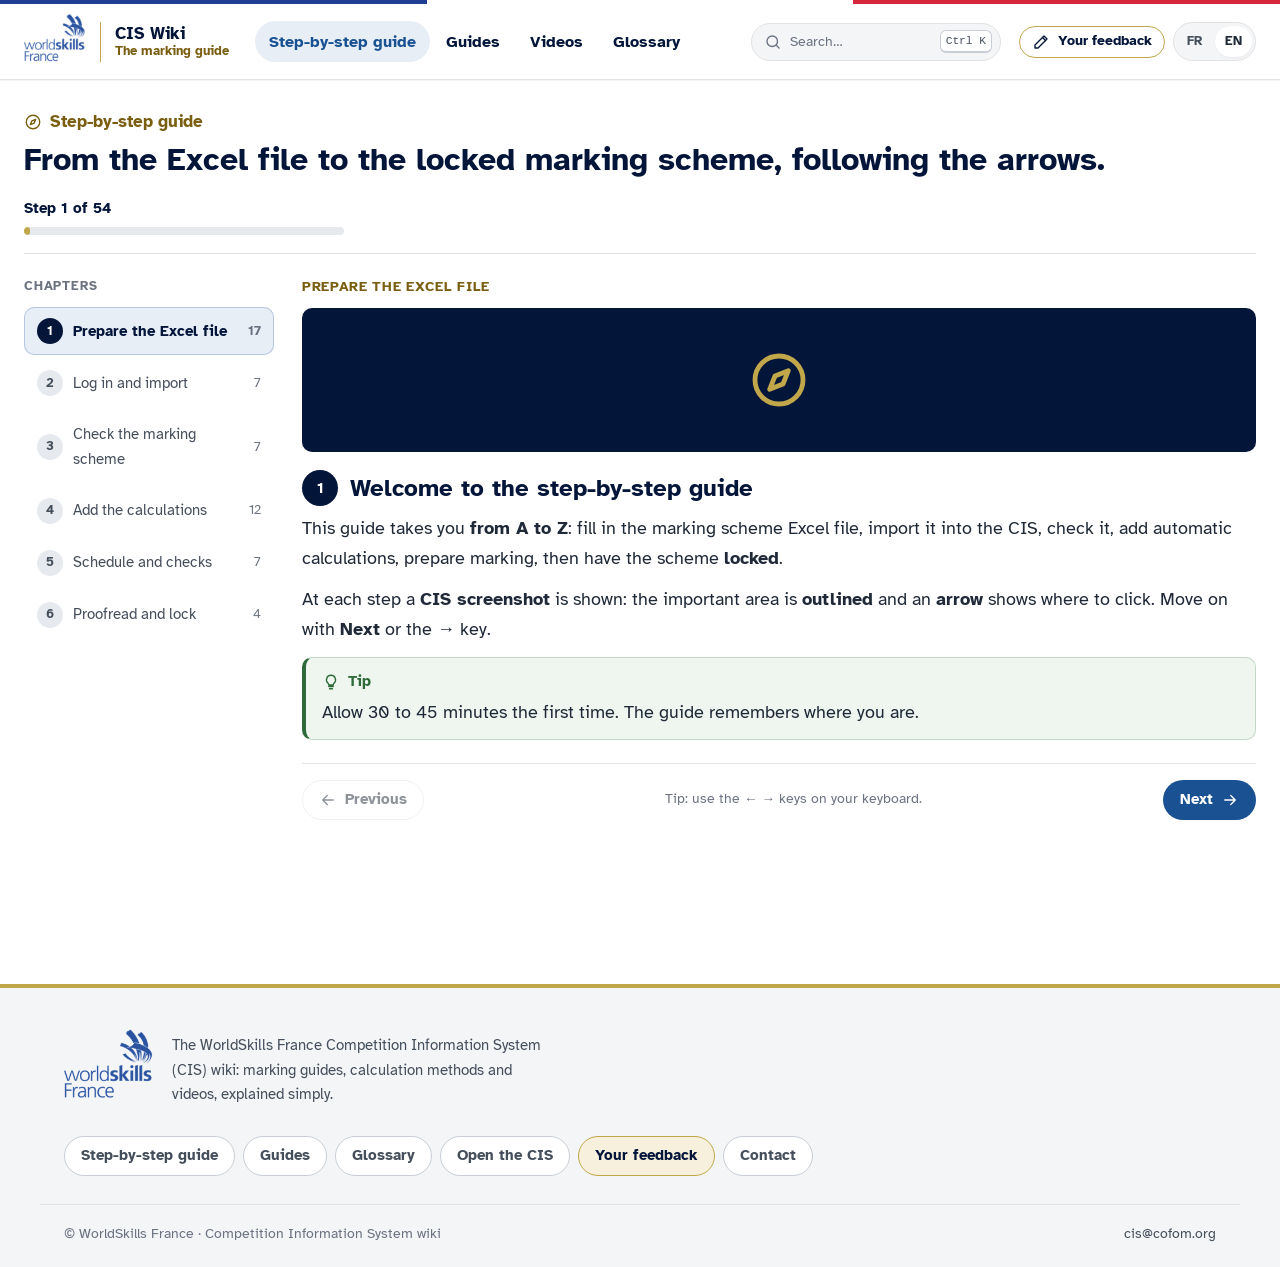
<file: guide.html>
<!doctype html>
<html lang="fr">
<head>
  <meta charset="utf-8">
  <meta name="viewport" content="width=device-width, initial-scale=1">
  <title>Guide pas à pas · Wiki CIS</title>
  <meta name="description" content="Documentation du Competition Information System (CIS) de WorldSkills France : guides de notation, outil de signature, vidéos — en français et en anglais.">
  <meta name="theme-color" content="#04153a">
  <link rel="icon" type="image/png" href="assets/img/logo-worldskills-france.png">
  <link rel="preconnect" href="https://fonts.googleapis.com">
  <link rel="preconnect" href="https://fonts.gstatic.com" crossorigin>
  <link rel="stylesheet" href="https://fonts.googleapis.com/css2?family=Atkinson+Hyperlegible:ital,wght@0,400;0,700;1,400&amp;display=swap">
  <link rel="stylesheet" href="assets/css/style.css?v=6">
  <script>
    /* Applique le thème et la langue enregistrés avant l'affichage (évite un flash). */
    try { var p = JSON.parse(localStorage.getItem('ciswiki:prefs') || '{}'); if (p.lang) document.documentElement.lang = p.lang; } catch (e) {}
  </script>
</head>
<body data-page="guide">
  <div id="app">
    <noscript><p style="padding:24px;font-family:sans-serif">Ce wiki nécessite JavaScript. · This wiki requires JavaScript.</p></noscript>
  </div>
  <script src="data/content.js?v=2"></script>
  <script src="data/pages/00-structure.js?v=2"></script>
  <script src="data/pages/01-start.js?v=2"></script>
  <script src="data/pages/02-bareme.js?v=2"></script>
  <script src="data/pages/03-calculs.js?v=2"></script>
  <script src="data/pages/04-organisation.js?v=2"></script>
  <script src="data/pages/05-notation.js?v=2"></script>
  <script src="data/pages/06-aide.js?v=2"></script>
  <script src="data/trades.js?v=2"></script>
  <script src="assets/js/calc.js?v=2"></script>
  <script src="data/tour.js?v=1"></script>
  <script src="assets/js/tour.js?v=1"></script>
  <script src="assets/js/icons.js?v=2"></script>
  <script src="assets/js/i18n.js?v=2"></script>
  <script src="assets/js/markdown.js?v=2"></script>
  <script src="assets/js/store.js?v=2"></script>
  <script src="assets/js/feedback.js?v=2"></script>
  <script src="assets/js/app.js?v=2"></script>
</body>
</html>
</file>
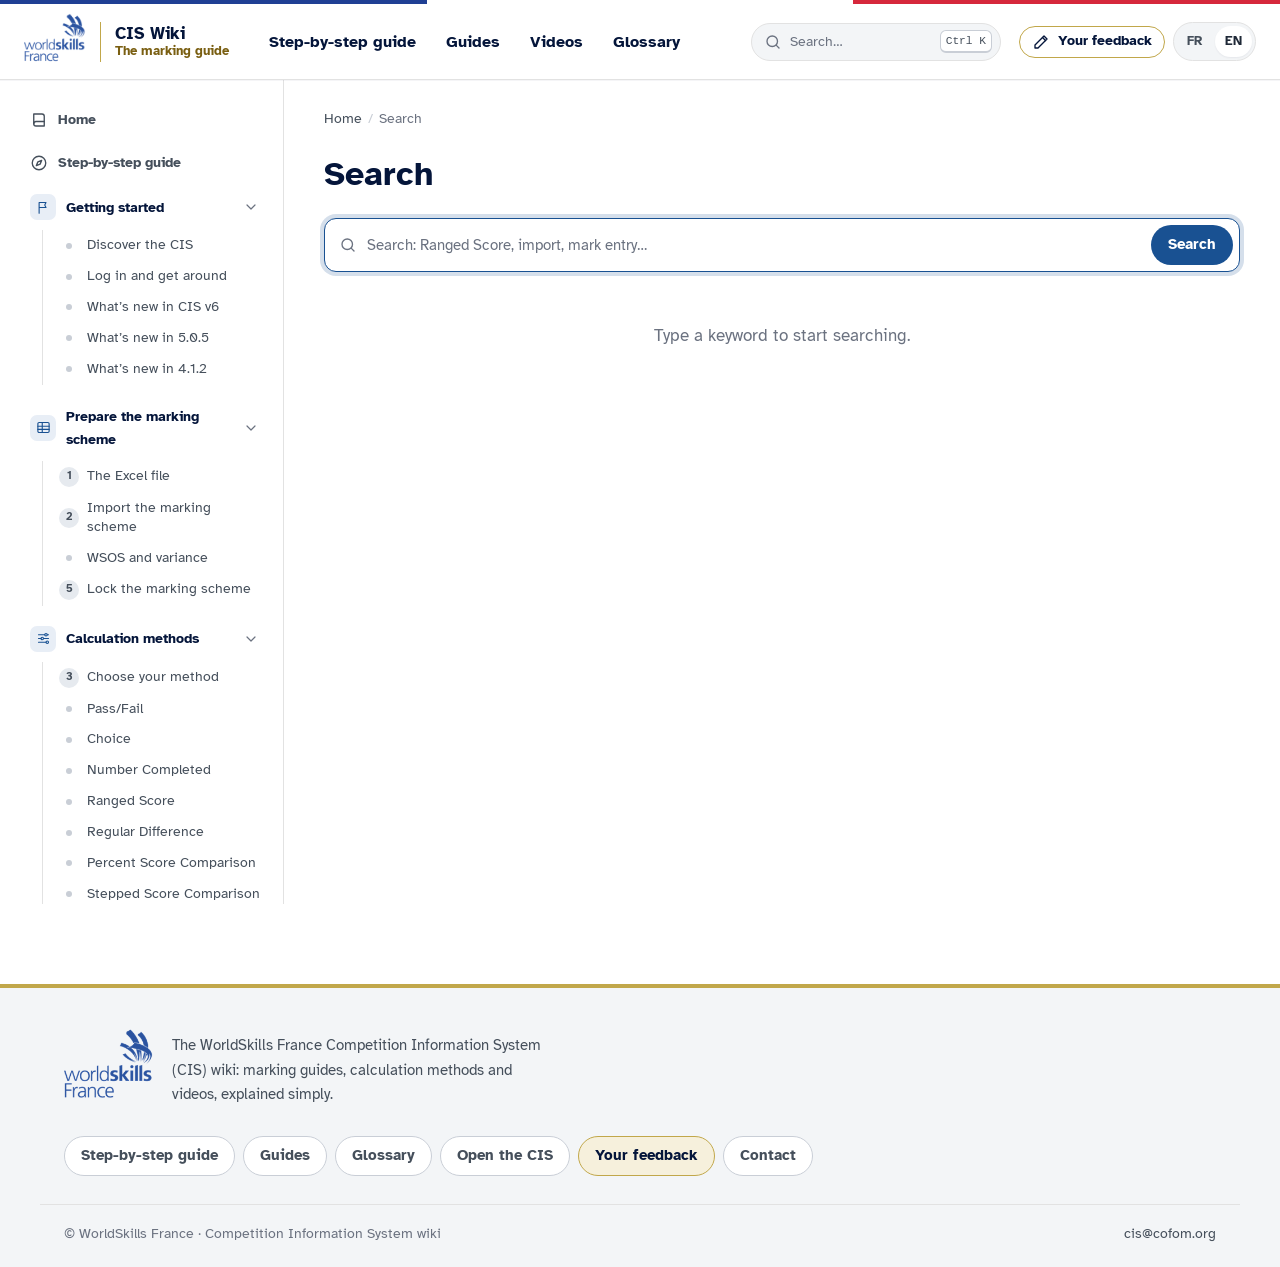
<file: search.html>
<!doctype html>
<html lang="fr">
<head>
  <meta charset="utf-8">
  <meta name="viewport" content="width=device-width, initial-scale=1">
  <title>Recherche · CIS Wiki</title>
  <meta name="description" content="Rechercher dans le wiki du CIS.">
  <meta name="theme-color" content="#04153a">
  <link rel="icon" type="image/png" href="assets/img/logo-worldskills-france.png">
  <link rel="preconnect" href="https://fonts.googleapis.com">
  <link rel="preconnect" href="https://fonts.gstatic.com" crossorigin>
  <link rel="stylesheet" href="https://fonts.googleapis.com/css2?family=Atkinson+Hyperlegible:ital,wght@0,400;0,700;1,400&amp;display=swap">
  <link rel="stylesheet" href="assets/css/style.css?v=6">
  <script>
    /* Applique le thème et la langue enregistrés avant l'affichage (évite un flash). */
    try { var p = JSON.parse(localStorage.getItem('ciswiki:prefs') || '{}'); if (p.lang) document.documentElement.lang = p.lang; } catch (e) {}
  </script>
</head>
<body data-page="search">
  <div id="app">
    <noscript><p style="padding:24px;font-family:sans-serif">Ce wiki nécessite JavaScript. · This wiki requires JavaScript.</p></noscript>
  </div>
  <script src="data/content.js?v=2"></script>
  <script src="data/pages/00-structure.js?v=2"></script>
  <script src="data/pages/01-start.js?v=2"></script>
  <script src="data/pages/02-bareme.js?v=2"></script>
  <script src="data/pages/03-calculs.js?v=2"></script>
  <script src="data/pages/04-organisation.js?v=2"></script>
  <script src="data/pages/05-notation.js?v=2"></script>
  <script src="data/pages/06-aide.js?v=2"></script>
  <script src="data/trades.js?v=2"></script>
  <script src="assets/js/calc.js?v=2"></script>
  <script src="assets/js/icons.js?v=2"></script>
  <script src="assets/js/i18n.js?v=2"></script>
  <script src="assets/js/markdown.js?v=2"></script>
  <script src="assets/js/store.js?v=2"></script>
  <script src="assets/js/feedback.js?v=2"></script>
  <script src="assets/js/app.js?v=2"></script>
</body>
</html>
</file>
<file: assets/css/style.css>
/* ==========================================================================
   CIS Wiki — feuille de style commune (site public + composants partagés)
   ========================================================================== */

:root {
  --font: "Atkinson Hyperlegible", Arial, system-ui, -apple-system, "Segoe UI", sans-serif;
  --mono: ui-monospace, "Cascadia Code", "SFMono-Regular", Consolas, "Liberation Mono", monospace;

  --bg: #ffffff;
  --surface: #ffffff;
  --surface-2: #f3f5f7;
  --surface-3: #e6eaef;
  --border: #e2e2e2;
  --border-strong: #c9ced6;
  --text: #1f2937;
  --text-2: #454f5b;
  --text-3: #6b7280;

  --primary: #195192;
  --primary-hover: #123e72;
  --primary-soft: #e8eef6;
  --primary-text: #195192;
  --on-primary: #ffffff;
  --guided: #195192;
  --expert: #04153a;

  --ok: #0f7b55;      --ok-soft: #e2f4ec;
  --warn: #9a5800;    --warn-soft: #fdf0d9;
  --danger: #c2183a;  --danger-soft: #fde6ea;
  --info: #1d4ed8;    --info-soft: #e7eefd;

  --note-c: #195192;      --note-bg: #eef3f9;
  --tip-c: #2f6b3a;       --tip-bg: #eef6ef;
  --warning-c: #8a6a12;   --warning-bg: #fbf6e6;
  --important-c: #c40030; --important-bg: #fdecef;

  --lvl-b: #0f7b55; --lvl-b-bg: #e2f4ec;
  --lvl-i: #925400; --lvl-i-bg: #fdf0d9;
  --lvl-a: #6d28d9; --lvl-a-bg: #efe8fd;

  --c-blue: #195192; --c-indigo: #04153a; --c-teal: #195192;
  --c-rose: #c40030; --c-amber: #a8892c; --c-green: #2f6b3a;
  --phase-before: #195192; --phase-during: #a8892c; --phase-after: #2f6b3a;

  --radius: 10px; --radius-sm: 6px; --radius-lg: 14px;
  --shadow-sm: 0 1px 2px rgba(4, 21, 58, .06);
  --shadow: 0 4px 14px rgba(4, 21, 58, .08);
  --shadow-lg: 0 20px 50px rgba(16, 24, 40, .20);
  --header-h: 76px; --sidebar-w: 284px; --toc-w: 220px; --content-w: 780px;
  color-scheme: light;
}


/* ---- Base --------------------------------------------------------------- */
*, *::before, *::after { box-sizing: border-box; }
html { -webkit-text-size-adjust: 100%; scroll-padding-top: calc(var(--header-h) + 16px); }
@media (prefers-reduced-motion: no-preference) { html { scroll-behavior: smooth; } }
body { margin: 0; font-family: var(--font); font-size: 16px; line-height: 1.6; color: var(--text); background: var(--bg); -webkit-font-smoothing: antialiased; }
img, video { max-width: 100%; }
a { color: var(--primary-text); }
h1, h2, h3, h4 { line-height: 1.25; }
.i { width: 18px; height: 18px; flex-shrink: 0; vertical-align: middle; }
.i.big { width: 48px; height: 48px; color: var(--text-3); }
.container { width: 100%; max-width: 1200px; margin: 0 auto; padding: 0 24px; }
.sr-only { position: absolute; width: 1px; height: 1px; padding: 0; margin: -1px; overflow: hidden; clip: rect(0, 0, 0, 0); white-space: nowrap; border: 0; }
.skip-link { position: absolute; left: 12px; top: -60px; z-index: 300; background: var(--primary); color: var(--on-primary); padding: 10px 14px; border-radius: 8px; text-decoration: none; font-weight: 600; }
.skip-link:focus { top: 12px; }
:focus-visible { outline: 3px solid color-mix(in srgb, var(--primary) 55%, transparent); outline-offset: 2px; border-radius: 6px; }
[hidden] { display: none !important; }
mark { background: color-mix(in srgb, #facc15 50%, transparent); color: inherit; border-radius: 3px; padding: 0 1px; }
code, pre, kbd, textarea, .mono, .diff { font-variant-ligatures: none; font-feature-settings: "liga" 0, "calt" 0; }
kbd { font-family: var(--mono); font-size: .8em; padding: .1em .45em; border: 1px solid var(--border-strong); border-bottom-width: 2px; border-radius: 6px; background: var(--surface); color: var(--text-2); white-space: nowrap; }
.no-scroll { overflow: hidden; }
.sub { font-size: 12.5px; color: var(--text-3); }

/* ---- Formulaires -------------------------------------------------------- */
input:not([type="checkbox"]):not([type="radio"]):not([type="file"]), select, textarea {
  font: inherit; font-size: 15px; color: var(--text); background: var(--surface);
  border: 1px solid var(--border-strong); border-radius: 10px; padding: 8px 12px; min-height: 40px;
  transition: border-color .15s, box-shadow .15s;
}
input:focus, select:focus, textarea:focus { outline: none; border-color: var(--primary); box-shadow: 0 0 0 4px color-mix(in srgb, var(--primary) 18%, transparent); }
input::placeholder, textarea::placeholder { color: var(--text-3); }
.input-icon { position: relative; }
.input-icon > .i { position: absolute; left: 12px; top: 50%; transform: translateY(-50%); color: var(--text-3); pointer-events: none; }
.input-icon > input { width: 100%; padding-left: 38px !important; }

/* ---- Boutons ------------------------------------------------------------- */
.btn { display: inline-flex; align-items: center; justify-content: center; gap: 8px; height: 40px; padding: 0 16px; border-radius: 10px; border: 1px solid transparent; font: inherit; font-size: 14.5px; font-weight: 600; cursor: pointer; text-decoration: none; white-space: nowrap; transition: background .15s, border-color .15s, color .15s; }
.btn--primary { background: var(--primary); color: var(--on-primary); }
.btn--primary:hover { background: var(--primary-hover); }
.btn--ghost { background: var(--surface); border-color: var(--border); color: var(--text); }
.btn--ghost:hover { background: var(--surface-2); border-color: var(--border-strong); }
.btn--danger { background: var(--danger); color: #fff; }
.btn--danger:hover { filter: brightness(.95); }
.btn--sm { height: 32px; padding: 0 12px; font-size: 13.5px; border-radius: 8px; }
.btn--block { width: 100%; }
.btn:disabled, .btn[aria-disabled="true"] { opacity: .5; cursor: not-allowed; }
.icon-btn { width: 38px; height: 38px; display: inline-grid; place-items: center; border-radius: 10px; border: 1px solid transparent; background: transparent; color: var(--text-2); cursor: pointer; text-decoration: none; padding: 0; flex-shrink: 0; }
.icon-btn:hover { background: var(--surface-2); color: var(--text); }
.icon-btn--danger:hover { color: var(--danger); background: var(--danger-soft); }
.link-btn { display: inline-flex; align-items: center; gap: 6px; background: none; border: 0; padding: 4px 0; color: var(--primary-text); font: inherit; font-size: 14px; font-weight: 500; cursor: pointer; text-decoration: none; }
.link-btn:hover { text-decoration: underline; }
.link-btn .i { width: 16px; height: 16px; }
.link-more { display: inline-flex; align-items: center; gap: 6px; color: var(--primary-text); text-decoration: none; font-weight: 600; font-size: 14.5px; white-space: nowrap; }
.link-more:hover { text-decoration: underline; }
.link-more .i { width: 16px; height: 16px; }

.seg { display: inline-flex; padding: 3px; background: var(--surface-2); border: 1px solid var(--border); border-radius: 10px; gap: 2px; flex-shrink: 0; }
.seg button { border: 0; background: transparent; color: var(--text-2); font: inherit; font-size: 13px; font-weight: 650; padding: 5px 10px; border-radius: 7px; display: inline-flex; align-items: center; gap: 6px; cursor: pointer; min-height: 30px; }
.seg button .i { width: 16px; height: 16px; }
.seg button:hover { color: var(--text); }
.seg button[aria-pressed="true"] { background: var(--surface); color: var(--text); box-shadow: var(--shadow-sm); }
.seg--mode button[data-mode="guided"][aria-pressed="true"] { color: var(--guided); }
.seg--mode button[data-mode="expert"][aria-pressed="true"] { color: var(--expert); }
.seg--sm button { font-size: 12.5px; padding: 3px 8px; min-height: 26px; }

.chip { display: inline-flex; align-items: center; gap: 6px; padding: 5px 12px; border-radius: 999px; border: 1px solid var(--border); background: var(--surface); color: var(--text-2); font: inherit; font-size: 13.5px; font-weight: 500; text-decoration: none; cursor: pointer; }
.chip:hover { border-color: var(--border-strong); color: var(--text); }
.chip[aria-pressed="true"] { background: var(--text); color: var(--surface); border-color: var(--text); }

.badge { display: inline-flex; align-items: center; gap: 5px; font-size: 12.5px; font-weight: 650; padding: 3px 9px; border-radius: 999px; background: var(--surface-2); color: var(--text-2); border: 1px solid transparent; white-space: nowrap; line-height: 1.4; }
.badge .i { width: 14px; height: 14px; }
.badge--beginner { background: var(--lvl-b-bg); color: var(--lvl-b); }
.badge--intermediate { background: var(--lvl-i-bg); color: var(--lvl-i); }
.badge--advanced { background: var(--lvl-a-bg); color: var(--lvl-a); }
.badge--step { background: var(--primary-soft); color: var(--primary-text); }
.badge--plain { background: transparent; border-color: var(--border); }
.badge--warn { background: var(--warn-soft); color: var(--warn); }
.badge--ok { background: var(--ok-soft); color: var(--ok); }
.badge--danger { background: var(--danger-soft); color: var(--danger); }

.avatar { --h: 220; width: 28px; height: 28px; border-radius: 50%; display: inline-grid; place-items: center; font-size: 11px; font-weight: 750; letter-spacing: .02em; color: hsl(var(--h) 55% 28%); background: hsl(var(--h) 70% 89%); flex-shrink: 0; }

.cat--blue { --cc: var(--c-blue); } .cat--indigo { --cc: var(--c-indigo); } .cat--teal { --cc: var(--c-teal); }
.cat--rose { --cc: var(--c-rose); } .cat--amber { --cc: var(--c-amber); } .cat--green { --cc: var(--c-green); }

/* ---- En-tête -------------------------------------------------------------- */
.site-header { position: sticky; top: 0; z-index: 50; height: var(--header-h); background: color-mix(in srgb, var(--surface) 88%, transparent); -webkit-backdrop-filter: saturate(1.4) blur(12px); backdrop-filter: saturate(1.4) blur(12px); border-bottom: 1px solid var(--border); }
.header-inner { height: 100%; display: flex; align-items: center; gap: 14px; padding: 0 20px; max-width: 1440px; margin: 0 auto; }
.brand { display: flex; align-items: center; gap: 10px; text-decoration: none; color: var(--text); flex-shrink: 0; }
.brand-mark { width: 36px; height: 36px; border-radius: 10px; display: grid; place-items: center; background: linear-gradient(135deg, #1d4ed8, #6d28d9); color: #fff; font-weight: 800; font-size: 12px; letter-spacing: .05em; }
.brand-text { display: flex; flex-direction: column; line-height: 1.15; }
.brand-text strong { font-size: 15px; }
.brand-text small { font-size: 11.5px; color: var(--text-3); }
.header-nav { display: flex; gap: 2px; margin-left: 8px; }
.header-nav a { padding: 8px 12px; border-radius: 8px; color: var(--text-2); text-decoration: none; font-weight: 550; font-size: 14.5px; }
.header-nav a:hover, .header-nav a.active { background: var(--surface-2); color: var(--text); }
.search-trigger { margin-left: auto; display: flex; align-items: center; gap: 8px; min-width: 250px; height: 38px; padding: 0 8px 0 12px; border: 1px solid var(--border); border-radius: 10px; background: var(--surface-2); color: var(--text-3); font: inherit; font-size: 14px; cursor: pointer; }
.search-trigger:hover { border-color: var(--border-strong); color: var(--text-2); }
.search-trigger span { flex: 1; text-align: left; }
.header-tools { display: flex; align-items: center; gap: 8px; }
.menu-btn { display: none; }
.side-mobile-tools { display: none; gap: 8px; flex-wrap: wrap; }

@media (max-width: 1180px) { .header-nav { display: none; } }
@media (max-width: 760px) {
  .search-trigger { min-width: 0; width: 38px; padding: 0; justify-content: center; }
  .search-trigger span, .search-trigger kbd { display: none; }
  .seg--mode button span { display: none; }
  .seg--mode button { padding: 5px 8px; }
}
@media (max-width: 520px) {
  .header-inner { gap: 6px; padding: 0 10px; }
  .brand-text { display: none; }
  .header-tools { gap: 6px; }
  .header-tools > .icon-btn { display: none; }
  .side-mobile-tools { display: flex; }
}

/* ---- Mise en page ----------------------------------------------------------- */
.layout { max-width: 1440px; margin: 0 auto; min-height: calc(100vh - var(--header-h)); }
.layout--sidebar { display: grid; grid-template-columns: var(--sidebar-w) minmax(0, 1fr); }
.main { min-width: 0; outline: none; }
.page-wrap { max-width: 980px; margin: 0 auto; padding: 28px 32px 64px; }
.backdrop { display: none; }

.sidebar { position: sticky; top: var(--header-h); height: calc(100vh - var(--header-h)); overflow-y: auto; padding: 20px 14px 24px 20px; border-right: 1px solid var(--border); display: flex; flex-direction: column; gap: 16px; }
.layout:not(.layout--sidebar) .sidebar { display: none; }
.sidebar-head { display: none; }
.side-nav { display: flex; flex-direction: column; gap: 4px; }
.side-link { display: flex; align-items: center; gap: 10px; padding: 8px 10px; border-radius: 8px; color: var(--text-2); text-decoration: none; font-weight: 600; font-size: 14px; }
.side-link:hover, .side-link.active { background: var(--surface-2); color: var(--text); }
.side-group summary { list-style: none; display: flex; align-items: center; gap: 10px; padding: 8px 10px; border-radius: 8px; cursor: pointer; font-weight: 650; font-size: 14px; color: var(--text); }
.side-group summary::-webkit-details-marker { display: none; }
.side-group summary:hover { background: var(--surface-2); }
.side-group .chev { margin-left: auto; width: 16px; height: 16px; color: var(--text-3); transition: transform .2s; }
.side-group:not([open]) .chev { transform: rotate(-90deg); }
.side-ico { width: 26px; height: 26px; border-radius: 7px; display: grid; place-items: center; background: color-mix(in srgb, var(--cc, var(--primary)) 14%, transparent); color: var(--cc, var(--primary)); flex-shrink: 0; }
.side-ico .i { width: 15px; height: 15px; }
.side-group ul { list-style: none; margin: 2px 0 8px 22px; padding: 0 0 0 8px; border-left: 1px solid var(--border); }
.side-group li a { display: flex; align-items: center; gap: 8px; padding: 6px 8px; border-radius: 7px; color: var(--text-2); text-decoration: none; font-size: 14px; line-height: 1.35; }
.side-group li a:hover { background: var(--surface-2); color: var(--text); }
.side-group li a.active { background: var(--primary-soft); color: var(--primary-text); font-weight: 600; }
.side-label { flex: 1; min-width: 0; }
.step-dot { width: 20px; height: 20px; border-radius: 50%; display: inline-grid; place-items: center; font-size: 11px; font-weight: 750; background: var(--surface-3); color: var(--text-2); flex-shrink: 0; }
.active .step-dot { background: var(--primary); color: var(--on-primary); }
.dot { width: 6px; height: 6px; border-radius: 50%; background: var(--border-strong); margin: 0 7px; flex-shrink: 0; }
.tr-flag { font-size: 10px; font-weight: 750; padding: 1px 5px; border-radius: 4px; background: var(--warn-soft); color: var(--warn); }
.side-card { margin-top: auto; padding: 14px; border-radius: var(--radius); background: var(--surface-2); border: 1px solid var(--border); font-size: 13.5px; color: var(--text-2); }
.side-card p { margin: 0 0 10px; }
.side-card-title { display: flex; gap: 8px; align-items: center; font-weight: 700; color: var(--text) !important; margin-bottom: 4px !important; }
body[data-mode="guided"] .side-card-title .i { color: var(--guided); }
body[data-mode="expert"] .side-card-title .i { color: var(--expert); }

@media (max-width: 960px) {
  .layout--sidebar { display: block; }
  .menu-btn { display: inline-grid; }
  .sidebar, .layout:not(.layout--sidebar) .sidebar {
    display: flex; position: fixed; top: 0; left: 0; bottom: 0; height: auto; width: min(86vw, 320px); z-index: 70;
    background: var(--surface); padding: 16px; transform: translateX(-100%); visibility: hidden;
    transition: transform .25s ease, visibility .25s; box-shadow: var(--shadow-lg);
  }
  .sidebar-open .sidebar { transform: none; visibility: visible; }
  .sidebar-head { display: flex; justify-content: space-between; align-items: center; padding-left: 4px; }
  .sidebar-open .backdrop { display: block; position: fixed; inset: 0; background: rgba(8, 12, 24, .45); z-index: 60; }
}
@media (max-width: 640px) {
  .container { padding: 0 16px; }
  .page-wrap { padding: 20px 16px 48px; }
}

/* ---- Fil d'Ariane, en-têtes de page ------------------------------------------ */
.breadcrumb ol { list-style: none; display: flex; flex-wrap: wrap; gap: 6px; padding: 0; margin: 0 0 18px; font-size: 13.5px; color: var(--text-3); }
.breadcrumb li + li::before { content: "/"; margin-right: 6px; color: var(--border-strong); }
.breadcrumb a { color: var(--text-2); text-decoration: none; }
.breadcrumb a:hover { text-decoration: underline; }
.page-head { display: flex; gap: 18px; align-items: flex-start; margin: 0 0 24px; }
.page-head h1 { margin: 0 0 6px; font-size: clamp(26px, 4vw, 34px); letter-spacing: -.02em; }
.page-head .lead { margin: 0; }
.page-count { margin: 8px 0 0; font-size: 13.5px; color: var(--text-3); font-weight: 600; }
.filters { display: flex; flex-wrap: wrap; gap: 8px; margin: 0 0 20px; }
.empty { color: var(--text-3); text-align: center; padding: 32px 0; }
.empty-state { text-align: center; padding: 48px 16px; color: var(--text-2); }
.empty-state h1 { margin: 12px 0 8px; }
.notice { display: flex; gap: 10px; align-items: flex-start; padding: 12px 14px; border-radius: var(--radius); background: var(--info-soft); color: var(--text); font-size: 14.5px; margin: 0 0 18px; border: 1px solid color-mix(in srgb, var(--info) 25%, transparent); }
.notice .i { color: var(--info); margin-top: 2px; }
.notice--draft { background: var(--warn-soft); border-color: color-mix(in srgb, var(--warn) 30%, transparent); }
.notice--draft .i { color: var(--warn); }
.lead { font-size: 18px; color: var(--text-2); line-height: 1.55; }

/* ---- Accueil --------------------------------------------------------------- */
.hero { position: relative; overflow: hidden; padding: 64px 0 44px; border-bottom: 1px solid var(--border);
  background: radial-gradient(1100px 420px at 8% -20%, color-mix(in srgb, var(--primary) 16%, transparent), transparent 62%),
              radial-gradient(900px 420px at 100% -10%, color-mix(in srgb, var(--expert) 14%, transparent), transparent 60%), var(--bg); }
.hero-inner { max-width: 900px; text-align: center; }
.eyebrow { display: inline-flex; align-items: center; gap: 8px; font-size: 12.5px; font-weight: 750; text-transform: uppercase; letter-spacing: .08em; color: var(--primary-text); background: var(--primary-soft); padding: 5px 12px; border-radius: 999px; margin: 0 0 18px; }
.eyebrow .i { width: 15px; height: 15px; }
.hero h1 { font-size: clamp(30px, 5.2vw, 52px); line-height: 1.08; letter-spacing: -.03em; margin: 0 0 16px; }
.hero .lead { font-size: clamp(16px, 2vw, 19px); max-width: 690px; margin: 0 auto 28px; }
.hero-search { display: flex; align-items: center; gap: 10px; max-width: 680px; margin: 0 auto; padding: 7px 7px 7px 16px; background: var(--surface); border: 1px solid var(--border); border-radius: 14px; box-shadow: var(--shadow); color: var(--text-3); }
.hero-search:focus-within { border-color: var(--primary); box-shadow: 0 0 0 4px color-mix(in srgb, var(--primary) 18%, transparent); }
.hero-search input, .search-form input, .palette-input input { flex: 1; min-width: 0; border: 0 !important; background: transparent !important; box-shadow: none !important; padding: 0 !important; font-size: 16.5px; color: var(--text); }
.chips { display: flex; flex-wrap: wrap; justify-content: center; align-items: center; gap: 8px; margin-top: 18px; font-size: 14px; color: var(--text-3); }
.paths { display: grid; grid-template-columns: 1fr 1fr; gap: 18px; padding-top: 32px; }
.path-card { --pc: var(--guided); position: relative; display: flex; flex-direction: column; gap: 6px; padding: 24px; border-radius: var(--radius-lg); background: var(--surface); border: 1px solid var(--border); text-decoration: none; color: var(--text); box-shadow: var(--shadow-sm); transition: transform .15s, box-shadow .15s, border-color .15s; }
.path-card:hover { transform: translateY(-2px); box-shadow: var(--shadow); border-color: color-mix(in srgb, var(--pc) 50%, var(--border)); }
.path-card--expert { --pc: var(--expert); }
.path-icon { width: 46px; height: 46px; border-radius: 13px; display: grid; place-items: center; background: color-mix(in srgb, var(--pc) 13%, transparent); color: var(--pc); }
.path-icon .i { width: 23px; height: 23px; }
.path-tag { position: absolute; top: 26px; right: 24px; font-size: 12px; font-weight: 750; text-transform: uppercase; letter-spacing: .07em; color: var(--pc); }
.path-card h2 { margin: 10px 0 0; font-size: 21px; }
.path-card p { margin: 0; color: var(--text-2); }
.path-card .cta { margin-top: 10px; display: inline-flex; align-items: center; gap: 6px; font-weight: 650; color: var(--pc); }
.section { padding-top: 56px; }
.section-head { display: flex; align-items: flex-end; justify-content: space-between; gap: 16px; margin-bottom: 20px; flex-wrap: wrap; }
.section-head h2 { display: flex; align-items: center; gap: 10px; margin: 0; font-size: 24px; letter-spacing: -.01em; }
.section-head h2 .i { color: var(--primary-text); width: 22px; height: 22px; }
.section-head p { margin: 4px 0 0; color: var(--text-2); }

.stepper { list-style: none; margin: 0; padding: 0; display: grid; grid-template-columns: repeat(8, minmax(0, 1fr)); gap: 10px; }
.step { --ph: var(--phase-before); }
.step--during { --ph: var(--phase-during); }
.step--after { --ph: var(--phase-after); }
.step a { position: relative; display: flex; flex-direction: column; gap: 8px; height: 100%; padding: 16px 14px; border-radius: var(--radius); background: var(--surface); border: 1px solid var(--border); border-top: 3px solid var(--ph); text-decoration: none; color: var(--text); transition: transform .15s, box-shadow .15s, border-color .15s; }
.step a:hover { box-shadow: var(--shadow); transform: translateY(-2px); border-color: var(--ph); }
.step-top { display: flex; align-items: center; justify-content: space-between; gap: 6px; }
.step-num { width: 28px; height: 28px; border-radius: 50%; display: grid; place-items: center; font-weight: 800; font-size: 13px; background: var(--ph); color: var(--surface); flex-shrink: 0; }
.step-phase { font-size: 11px; font-weight: 750; text-transform: uppercase; letter-spacing: .06em; color: var(--ph); }
.step-icon { color: var(--text-3); }
.step strong { font-size: 15px; line-height: 1.3; }
.step small { font-size: 13px; color: var(--text-2); line-height: 1.45; display: -webkit-box; -webkit-line-clamp: 3; -webkit-box-orient: vertical; overflow: hidden; }
@media (max-width: 1100px) { .stepper { grid-template-columns: repeat(4, minmax(0, 1fr)); } }
@media (max-width: 720px) {
  .stepper { grid-template-columns: 1fr; gap: 8px; }
  .step a { flex-direction: row; align-items: center; padding: 12px 14px; border-top-width: 1px; border-left: 4px solid var(--ph); }
  .step small, .step-icon { display: none; }
  .step-top { flex-direction: row-reverse; gap: 10px; }
  .step strong { flex: 1; }
}

.cheat-grid { display: grid; grid-template-columns: repeat(auto-fill, minmax(min(100%, 310px), 1fr)); gap: 14px; }
.cheat-card { display: flex; flex-direction: column; gap: 10px; padding: 18px; border-radius: var(--radius); background: var(--surface); border: 1px solid var(--border); }
.cheat-card header { display: flex; align-items: flex-start; justify-content: space-between; gap: 10px; }
.cheat-card h3 { margin: 0; font-size: 16px; }
.cheat-card h3 a { color: var(--text); text-decoration: none; display: flex; gap: 8px; align-items: center; }
.cheat-card h3 a:hover { color: var(--primary-text); }
.cheat-card ul { margin: 0; padding-left: 18px; font-size: 14px; color: var(--text-2); display: grid; gap: 4px; }
.cheat-card .link-more { margin-top: auto; font-size: 14px; }

.timeline { list-style: none; margin: 0; padding: 0; display: grid; grid-template-columns: repeat(3, 1fr); gap: 14px; }
.timeline > li { padding: 18px; border-radius: var(--radius); background: var(--surface); border: 1px solid var(--border); border-top: 3px solid var(--c-teal); }
.tl-day { display: inline-block; font-weight: 800; font-size: 14px; padding: 3px 10px; border-radius: 999px; background: color-mix(in srgb, var(--c-teal) 14%, transparent); color: var(--c-teal); margin-bottom: 10px; }
.timeline ul { list-style: none; margin: 0; padding: 0; display: grid; gap: 2px; }
.timeline ul a { display: flex; justify-content: space-between; align-items: center; gap: 8px; padding: 7px 10px; border-radius: 8px; color: var(--text); text-decoration: none; font-size: 14.5px; }
.timeline ul a:hover { background: var(--surface-2); }
.timeline ul .i { width: 16px; height: 16px; color: var(--text-3); }

.cat-grid { display: grid; grid-template-columns: repeat(auto-fill, minmax(min(100%, 240px), 1fr)); gap: 14px; }
.cat-card { display: flex; flex-direction: column; gap: 6px; padding: 20px; border-radius: var(--radius); background: var(--surface); border: 1px solid var(--border); text-decoration: none; color: var(--text); transition: transform .15s, box-shadow .15s, border-color .15s; }
.cat-card:hover { border-color: var(--cc); box-shadow: var(--shadow); transform: translateY(-2px); }
.cat-icon { width: 42px; height: 42px; border-radius: 11px; display: grid; place-items: center; background: color-mix(in srgb, var(--cc, var(--primary)) 13%, transparent); color: var(--cc, var(--primary)); margin-bottom: 6px; flex-shrink: 0; }
.cat-icon--lg { width: 56px; height: 56px; border-radius: 15px; margin: 0; }
.cat-icon--lg .i { width: 28px; height: 28px; }
.cat-card strong { font-size: 17px; }
.cat-card p { margin: 0; color: var(--text-2); font-size: 14.5px; flex: 1; }
.cat-count { font-size: 13px; color: var(--text-3); font-weight: 600; margin-top: 6px; }

.video-strip { display: grid; grid-auto-flow: column; grid-auto-columns: minmax(230px, 1fr); gap: 14px; overflow-x: auto; padding-bottom: 8px; scroll-snap-type: x mandatory; }
.video-grid { display: grid; grid-template-columns: repeat(auto-fill, minmax(min(100%, 250px), 1fr)); gap: 18px; }
.video-card { display: flex; flex-direction: column; gap: 6px; text-decoration: none; color: var(--text); scroll-snap-align: start; }
.video-thumb { aspect-ratio: 16 / 9; border-radius: var(--radius); display: grid; place-items: center; color: #fff; background: linear-gradient(135deg, #be123c, #6d28d9); box-shadow: var(--shadow-sm); }
.video-thumb .i { width: 26px; height: 26px; padding: 14px; box-sizing: content-box; background: rgba(255, 255, 255, .2); border-radius: 50%; transition: transform .2s; }
.video-card:hover .video-thumb .i { transform: scale(1.1); }
.video-card strong { font-size: 15.5px; }
.video-card > span:last-child { font-size: 13.5px; color: var(--text-2); }

.updates { list-style: none; margin: 0; padding: 0; border: 1px solid var(--border); border-radius: var(--radius); background: var(--surface); overflow: hidden; }
.updates li { display: flex; align-items: center; justify-content: space-between; gap: 8px 16px; padding: 12px 16px; border-bottom: 1px solid var(--border); flex-wrap: wrap; }
.updates li:last-child { border-bottom: 0; }
.updates a { display: flex; flex-direction: column; text-decoration: none; color: var(--text); min-width: 0; }
.updates a:hover .upd-title { color: var(--primary-text); }
.upd-title { font-weight: 600; }
.upd-cat { font-size: 13px; color: var(--text-3); }
.upd-meta { display: flex; align-items: center; gap: 8px; font-size: 13.5px; color: var(--text-2); }
.upd-meta .avatar { width: 24px; height: 24px; font-size: 10px; }

@media (max-width: 820px) { .timeline { grid-template-columns: 1fr; } }
@media (max-width: 720px) { .paths { grid-template-columns: 1fr; } }
@media (max-width: 560px) {
  .hero { padding: 40px 0 28px; }
  .hero-search kbd, .hero-search .btn { display: none; }
  .section { padding-top: 40px; }
}

/* ---- Catégorie ----------------------------------------------------------------- */
.doc-list { list-style: none; margin: 0; padding: 0; display: grid; gap: 10px; }
.doc-card { display: flex; align-items: center; gap: 16px; padding: 16px 18px; border-radius: var(--radius); background: var(--surface); border: 1px solid var(--border); text-decoration: none; color: var(--text); transition: border-color .15s, box-shadow .15s; }
.doc-card:hover { border-color: var(--primary); box-shadow: var(--shadow-sm); }
.doc-num { width: 36px; height: 36px; border-radius: 50%; display: grid; place-items: center; font-weight: 800; background: var(--primary); color: var(--on-primary); flex-shrink: 0; }
.doc-icon { width: 36px; height: 36px; border-radius: 10px; display: grid; place-items: center; background: var(--surface-2); color: var(--text-2); flex-shrink: 0; }
.doc-body { display: flex; flex-direction: column; gap: 4px; min-width: 0; flex: 1; }
.doc-body strong { font-size: 16.5px; }
.doc-sum { color: var(--text-2); font-size: 14.5px; }
.doc-meta { display: flex; flex-wrap: wrap; gap: 8px; align-items: center; margin-top: 4px; }
.doc-path { display: inline-flex; align-items: center; gap: 5px; font-size: 12.5px; color: var(--text-3); }
.doc-path .i { width: 14px; height: 14px; }
.doc-chev { color: var(--text-3); }
@media (max-width: 560px) { .page-head { flex-direction: column; gap: 12px; } .doc-chev { display: none; } .doc-card { align-items: flex-start; } }

/* ---- Recherche ------------------------------------------------------------------ */
.search-form { display: flex; align-items: center; gap: 10px; padding: 6px 6px 6px 14px; border: 1px solid var(--border); border-radius: 12px; background: var(--surface); margin: 8px 0 18px; color: var(--text-3); }
.search-form:focus-within { border-color: var(--primary); box-shadow: 0 0 0 4px color-mix(in srgb, var(--primary) 18%, transparent); }
.search-count { color: var(--text-2); margin: 0 0 12px; font-size: 14.5px; }
.results { list-style: none; margin: 0; padding: 0; display: grid; gap: 10px; }
.results a { display: flex; flex-direction: column; gap: 4px; padding: 16px 18px; border-radius: var(--radius); background: var(--surface); border: 1px solid var(--border); text-decoration: none; color: var(--text); }
.results a:hover { border-color: var(--primary); }
.res-cat { font-size: 12px; font-weight: 750; text-transform: uppercase; letter-spacing: .05em; color: var(--text-3); }
.results strong { font-size: 17px; }
.res-snippet { color: var(--text-2); font-size: 14.5px; }
.res-meta { margin-top: 4px; }
.term-hits { display: grid; grid-template-columns: repeat(auto-fill, minmax(min(100%, 260px), 1fr)); gap: 10px; margin-bottom: 16px; }
.term-hit { display: flex; gap: 10px; padding: 12px 14px; border-radius: var(--radius); background: color-mix(in srgb, var(--c-amber) 7%, var(--surface)); border: 1px solid color-mix(in srgb, var(--c-amber) 25%, var(--border)); text-decoration: none; color: var(--text); font-size: 14px; }
.term-hit > span { display: flex; flex-direction: column; gap: 2px; }
.term-hit > span > span { color: var(--text-2); }
.term-hit .i { color: var(--c-amber); margin-top: 2px; }

/* ---- Glossaire ---------------------------------------------------------------- */
.gloss-tools { position: sticky; top: var(--header-h); z-index: 5; background: var(--bg); padding: 12px 0; display: flex; flex-wrap: wrap; gap: 12px; align-items: center; border-bottom: 1px solid var(--border); }
.gloss-tools .input-icon { flex: 1 1 260px; }
.letters { display: flex; flex-wrap: wrap; gap: 4px; }
.letters a { width: 30px; height: 30px; display: grid; place-items: center; border-radius: 8px; text-decoration: none; font-weight: 700; font-size: 13.5px; color: var(--text-2); border: 1px solid var(--border); background: var(--surface); }
.letters a:hover { border-color: var(--primary); color: var(--primary-text); }
.gloss-group { padding-top: 12px; scroll-margin-top: calc(var(--header-h) + 70px); }
.gloss-group h2 { font-size: 22px; color: var(--primary-text); margin: 10px 0; }
.gloss-group dl { margin: 0; display: grid; gap: 10px; }
.gloss-item { padding: 14px 18px; border-radius: var(--radius); background: var(--surface); border: 1px solid var(--border); scroll-margin-top: calc(var(--header-h) + 90px); transition: box-shadow .3s, border-color .3s; }
.gloss-item dt { font-weight: 700; font-size: 16.5px; display: flex; flex-wrap: wrap; align-items: baseline; gap: 4px 12px; }
.other-lang { font-size: 12.5px; font-weight: 650; color: var(--text-3); }
.gloss-item dd { margin: 4px 0 0; color: var(--text-2); }
.gloss-item dd p { margin: 0 0 6px; }
.gloss-item:target, .gloss-item.flash { border-color: var(--c-amber); box-shadow: 0 0 0 4px color-mix(in srgb, var(--c-amber) 22%, transparent); }

/* ---- Article ------------------------------------------------------------------- */
.article-layout { display: grid; grid-template-columns: minmax(0, 1fr) var(--toc-w); gap: 48px; max-width: 1140px; margin: 0 auto; padding: 28px 40px 72px; }
.article { min-width: 0; max-width: var(--content-w); width: 100%; }
.article h1 { font-size: clamp(28px, 4vw, 38px); line-height: 1.15; letter-spacing: -.02em; margin: 0 0 12px; }
.article-head .lead { margin: 0 0 16px; }
.badges { display: flex; flex-wrap: wrap; gap: 8px; margin-bottom: 12px; }
.menupath { display: flex; flex-wrap: wrap; align-items: center; gap: 8px; font-size: 14px; color: var(--text-2); margin: 0 0 16px; }
.menupath > .i { color: var(--text-3); width: 16px; height: 16px; }
.menupath-chips { display: inline-flex; flex-wrap: wrap; align-items: center; gap: 6px; }
.menupath .sep { color: var(--text-3); }
kbd.ui { font-family: var(--font); font-size: 13px; font-weight: 600; padding: 2px 8px; border-radius: 6px; background: var(--surface); border: 1px solid var(--border-strong); border-bottom-width: 2px; color: var(--text); }
.menupath--sm { margin: 0; font-size: 13px; }
.menupath--sm kbd.ui { font-size: 12px; padding: 1px 6px; }
.article-meta { display: flex; flex-wrap: wrap; align-items: center; gap: 10px; font-size: 14px; color: var(--text-2); padding: 12px 0; border-top: 1px solid var(--border); border-bottom: 1px solid var(--border); margin-bottom: 28px; }
.article-meta > span:not(.meta-actions):not(.avatar) { flex: 1 1 220px; }
.meta-actions { margin-left: auto; display: flex; flex-wrap: wrap; gap: 4px 16px; }

body[data-mode="guided"] .only-expert, body[data-mode="expert"] .only-guided { display: none !important; }

.box-title { display: flex; align-items: center; gap: 8px; font-size: 13.5px; text-transform: uppercase; letter-spacing: .07em; margin: 0 0 12px; }
.intro-box { border: 1px solid color-mix(in srgb, var(--guided) 30%, var(--border)); background: color-mix(in srgb, var(--guided) 5%, var(--surface)); border-radius: var(--radius-lg); padding: 18px 20px; margin: 0 0 28px; }
.intro-box .box-title { color: var(--guided); }
.intro-grid { display: grid; grid-template-columns: repeat(auto-fit, minmax(min(100%, 240px), 1fr)); gap: 16px 28px; }
.intro-grid h3 { display: flex; align-items: center; gap: 8px; font-size: 14.5px; margin: 0 0 8px; }
.intro-grid h3 .i { color: var(--text-3); width: 16px; height: 16px; }
.checks, .prereq { list-style: none; padding: 0; margin: 0; display: grid; gap: 6px; font-size: 15px; }
.checks li { display: flex; gap: 8px; }
.checks .i { color: var(--ok); margin-top: 3px; width: 16px; height: 16px; }
.prereq a { display: flex; gap: 8px; align-items: center; color: var(--text); text-decoration: none; padding: 6px 10px; border-radius: 8px; background: var(--surface); border: 1px solid var(--border); }
.prereq a:hover { border-color: var(--primary); }
.prereq .i { width: 16px; height: 16px; color: var(--text-3); }
.cheat { border: 1px solid color-mix(in srgb, var(--expert) 35%, var(--border)); background: color-mix(in srgb, var(--expert) 5%, var(--surface)); border-radius: var(--radius-lg); padding: 18px 20px; margin: 0 0 28px; }
.cheat .box-title { color: var(--expert); }
.cheat-list { margin: 0; padding: 0; list-style: none; counter-reset: c; display: grid; gap: 8px; }
.cheat-list li { counter-increment: c; display: grid; grid-template-columns: 24px 1fr; gap: 10px; font-size: 15px; align-items: start; }
.cheat-list li::before { content: counter(c); width: 24px; height: 24px; border-radius: 50%; display: grid; place-items: center; font-size: 12px; font-weight: 750; background: var(--expert); color: var(--surface); }
.cheat-list a { color: var(--primary-text); }

/* ---- Contenu rédigé (.prose) -------------------------------------------------------- */
.prose { font-size: 16.5px; line-height: 1.72; }
.prose p { margin: 0 0 1em; }
.prose h2 { font-size: 24px; letter-spacing: -.01em; margin: 2em 0 .6em; }
.prose h3 { font-size: 19px; margin: 1.6em 0 .5em; }
.prose h4 { font-size: 16.5px; margin: 1.4em 0 .4em; }
.prose > h2:first-child, .prose > h3:first-child { margin-top: 0; }
.prose .anchor { margin-left: 8px; color: var(--text-3); opacity: 0; text-decoration: none; font-weight: 400; }
.prose h2:hover .anchor, .prose h3:hover .anchor, .prose .anchor:focus { opacity: 1; }
.prose a { color: var(--primary-text); text-decoration: underline; text-decoration-color: color-mix(in srgb, var(--primary) 40%, transparent); text-underline-offset: 3px; }
.prose a:hover { text-decoration-color: currentColor; }
.prose a.anchor { text-decoration: none; }
.prose .ext-link::after { content: "\2197"; font-size: .8em; margin-left: 2px; }
.prose .file-link { display: inline-flex; align-items: center; gap: 6px; padding: 1px 10px; border-radius: 8px; background: var(--primary-soft); text-decoration: none; font-weight: 600; word-break: break-all; }
.prose .file-link::before { content: "\2913"; }
.prose .wikilink--missing { color: var(--danger); text-decoration-style: dashed; }
.prose ul, .prose ol { padding-left: 1.5em; margin: 0 0 1em; }
.prose li + li { margin-top: .3em; }
.prose li > ul, .prose li > ol { margin: .3em 0 0; }
.prose ol > li::marker { font-weight: 700; color: var(--primary-text); }
.prose code { font-family: var(--mono); font-size: .86em; background: var(--surface-2); padding: .1em .4em; border-radius: 5px; border: 1px solid var(--border); }
.prose pre { background: var(--surface-2); padding: 14px 16px; border-radius: var(--radius); overflow: auto; font-size: 14px; border: 1px solid var(--border); }
.prose pre code { border: 0; padding: 0; background: none; }
.prose hr { border: 0; border-top: 1px solid var(--border); margin: 2em 0; }
.prose blockquote { margin: 0 0 1em; padding: 4px 16px; border-left: 3px solid var(--border-strong); color: var(--text-2); }
.table-wrap { position: relative; overflow-x: auto; margin: 0 0 1.3em; border: 1px solid var(--border); border-radius: var(--radius); background: var(--surface); }
.prose table { border-collapse: collapse; width: 100%; font-size: 14.5px; line-height: 1.45; }
.prose th, .prose td { padding: 9px 12px; border-bottom: 1px solid var(--border); text-align: left; vertical-align: top; }
.prose thead th { background: var(--surface-2); font-weight: 650; font-size: 13.5px; color: var(--text-2); }
.prose tbody tr:last-child td { border-bottom: 0; }
.prose tbody tr:hover td { background: color-mix(in srgb, var(--primary) 4%, transparent); }

.callout { --c: var(--note-c); --b: var(--note-bg); background: var(--b); border: 1px solid color-mix(in srgb, var(--c) 22%, transparent); border-left: 4px solid var(--c); border-radius: var(--radius); padding: 12px 16px; margin: 0 0 1.3em; }
.callout--tip { --c: var(--tip-c); --b: var(--tip-bg); }
.callout--warning { --c: var(--warning-c); --b: var(--warning-bg); }
.callout--important { --c: var(--important-c); --b: var(--important-bg); }
.callout-title { display: flex; align-items: center; gap: 8px; font-weight: 700; color: var(--c); font-size: 14.5px; margin-bottom: 4px; }
.callout-body { font-size: 15.5px; }
.callout-body > :last-child { margin-bottom: 0; }
.callout-body ul { padding-left: 1.2em; }

.mode-block { position: relative; border: 1px dashed color-mix(in srgb, var(--guided) 45%, transparent); border-radius: var(--radius); padding: 16px 16px 4px; margin: 10px 0 1.3em; background: color-mix(in srgb, var(--guided) 4%, transparent); }
.mode-block--expert { border-color: color-mix(in srgb, var(--expert) 45%, transparent); background: color-mix(in srgb, var(--expert) 4%, transparent); }
.mode-flag { position: absolute; top: -10px; left: 12px; font-size: 11px; font-weight: 750; text-transform: uppercase; letter-spacing: .06em; background: var(--bg); padding: 0 6px; color: var(--guided); line-height: 20px; }
.mode-block--expert .mode-flag { color: var(--expert); }
.mode-block .callout { margin-bottom: 12px; }
.md-details { margin: 0 0 1.2em; border: 1px solid var(--border); border-radius: var(--radius); padding: 10px 14px; background: var(--surface); }
.md-details summary { cursor: pointer; font-weight: 600; }

.shot { margin: 0 0 1.4em; }
.shot > summary { display: none; }
body[data-mode="expert"] .shot > summary { display: inline-flex; align-items: center; gap: 8px; cursor: pointer; font-size: 13.5px; color: var(--text-2); padding: 5px 12px; border: 1px dashed var(--border-strong); border-radius: 8px; list-style: none; max-width: 100%; }
body[data-mode="expert"] .shot > summary:hover { border-color: var(--primary); color: var(--primary-text); }
.shot > summary::-webkit-details-marker { display: none; }
.shot > summary .i { width: 16px; height: 16px; }
body[data-mode="expert"] .shot[open] > summary { margin-bottom: 8px; }
.shot figure { margin: 0; }
.shot-zoom { display: block; width: 100%; padding: 0; border: 1px solid var(--border); border-radius: var(--radius); overflow: hidden; background: var(--surface); cursor: zoom-in; box-shadow: var(--shadow-sm); }
.shot-zoom:hover { border-color: var(--border-strong); }
.shot-zoom img { display: block; max-width: 100%; height: auto; margin: 0 auto; }
.shot figcaption { font-size: 13.5px; color: var(--text-3); margin-top: 6px; text-align: center; }
.gallery { display: grid; grid-template-columns: repeat(auto-fill, minmax(min(100%, 230px), 1fr)); gap: 14px; margin: 0 0 1.4em; }
.gallery .shot { margin: 0; }
.gallery .shot-zoom img { height: 170px; width: 100%; object-fit: contain; background: var(--surface-2); }
body[data-mode="expert"] .gallery { display: flex; flex-wrap: wrap; gap: 8px; }
body[data-mode="expert"] .gallery .shot[open] { flex-basis: 100%; }
.video { margin: 0 0 1.4em; }
.video video { width: 100%; border-radius: var(--radius); background: #000; aspect-ratio: 16 / 9; display: block; }
.video figcaption { font-size: 13.5px; color: var(--text-3); margin-top: 6px; }

.term { font: inherit; color: inherit; background: none; border: 0; padding: 0; margin: 0; cursor: help; text-decoration: underline dotted; text-decoration-color: var(--guided); text-decoration-thickness: 1.5px; text-underline-offset: 4px; }
.term:hover { color: var(--guided); }
body[data-mode="expert"] .term { text-decoration: none; cursor: inherit; pointer-events: none; }
body[data-mode="expert"] .term:hover { color: inherit; }
.term-pop { position: absolute; z-index: 90; width: max-content; max-width: min(320px, calc(100vw - 16px)); background: var(--surface); border: 1px solid var(--border); border-radius: var(--radius); box-shadow: var(--shadow-lg); padding: 12px 14px; font-size: 14px; line-height: 1.5; }
.term-pop p { margin: 4px 0 8px; color: var(--text-2); }
.term-pop a { font-weight: 600; text-decoration: none; }

.article-foot { margin-top: 48px; display: grid; gap: 18px; }
.next-step { display: grid; grid-template-columns: 1fr auto; align-items: center; gap: 4px 16px; padding: 18px 22px; border-radius: var(--radius-lg); background: linear-gradient(135deg, #1d4ed8, #6d28d9); color: #fff; text-decoration: none; box-shadow: var(--shadow); }
.next-step:hover { filter: brightness(1.06); }
.ns-label { font-size: 12.5px; opacity: .88; text-transform: uppercase; letter-spacing: .06em; font-weight: 650; }
.next-step strong { font-size: 19px; grid-column: 1; }
.ns-arrow { grid-row: 1 / span 2; grid-column: 2; width: 28px; height: 28px; }
.feedback { display: flex; flex-wrap: wrap; align-items: center; justify-content: space-between; gap: 12px; padding: 14px 18px; border: 1px solid var(--border); border-radius: var(--radius); background: var(--surface); }
.feedback p { margin: 0; display: flex; gap: 8px; align-items: center; font-weight: 550; }
.feedback p .i { color: var(--ok); }
.fb-btns { display: flex; gap: 8px; }
.pager { display: grid; grid-template-columns: 1fr 1fr; gap: 12px; }
.pager-link { display: flex; flex-direction: column; gap: 4px; padding: 14px 16px; border: 1px solid var(--border); border-radius: var(--radius); text-decoration: none; color: var(--text); background: var(--surface); }
.pager-link:hover { border-color: var(--primary); }
.pager-link span { display: flex; align-items: center; gap: 6px; font-size: 13px; color: var(--text-3); }
.pager-link span .i { width: 15px; height: 15px; }
.pager-link--next { text-align: right; grid-column: 2; }
.pager-link--next span { justify-content: flex-end; }

.toc { position: sticky; top: calc(var(--header-h) + 28px); align-self: start; max-height: calc(100vh - var(--header-h) - 56px); overflow: auto; font-size: 13.5px; }
.toc-title { font-size: 12px; text-transform: uppercase; letter-spacing: .08em; font-weight: 750; color: var(--text-3); margin: 0 0 10px; }
.toc ul { list-style: none; margin: 0; padding: 0; border-left: 1px solid var(--border); }
.toc li a { display: block; padding: 5px 0 5px 14px; margin-left: -1px; border-left: 2px solid transparent; color: var(--text-2); text-decoration: none; line-height: 1.35; }
.toc li a:hover { color: var(--text); }
.toc li.lvl-3 a { padding-left: 26px; font-size: 13px; }
.toc a.active { color: var(--primary-text); border-left-color: var(--primary); font-weight: 600; }
.toc-actions { display: flex; flex-direction: column; align-items: flex-start; gap: 2px; margin-top: 20px; padding-top: 14px; border-top: 1px solid var(--border); }

@media (max-width: 1200px) {
  .article-layout { grid-template-columns: minmax(0, 1fr); }
  .toc { display: none; }
  .article { margin: 0 auto; }
}
@media (max-width: 640px) {
  .article-layout { padding: 20px 16px 56px; }
  .prose { font-size: 16px; }
  .meta-actions { margin-left: 0; width: 100%; }
  .pager { grid-template-columns: 1fr; }
  .pager-link--next { grid-column: 1; }
  .next-step strong { font-size: 17px; }
}

/* ---- Palette Ctrl K ---------------------------------------------------------- */
.palette-wrap { position: fixed; inset: 0; z-index: 100; background: rgba(8, 12, 24, .5); display: flex; justify-content: center; align-items: flex-start; padding: 10vh 16px 16px; }
.palette { width: 100%; max-width: 640px; background: var(--surface); border-radius: 16px; box-shadow: var(--shadow-lg); border: 1px solid var(--border); overflow: hidden; display: flex; flex-direction: column; max-height: 76vh; }
.palette-input { display: flex; align-items: center; gap: 10px; padding: 14px 16px; border-bottom: 1px solid var(--border); color: var(--text-3); }
.palette-input input { font-size: 17px !important; min-height: 28px !important; }
.palette-list { list-style: none; margin: 0; padding: 8px; overflow-y: auto; }
.palette-list a { display: flex; align-items: center; gap: 12px; padding: 10px 12px; border-radius: 10px; color: var(--text); text-decoration: none; }
.palette-list a > .i { color: var(--text-3); }
.palette-list a:hover, .palette-list [aria-selected="true"] a { background: var(--primary-soft); }
.palette-list [aria-selected="true"] a > .i { color: var(--primary-text); }
.pal-main { flex: 1; min-width: 0; display: flex; flex-direction: column; }
.pal-title { font-weight: 600; }
.pal-snippet { font-size: 13px; color: var(--text-2); white-space: nowrap; overflow: hidden; text-overflow: ellipsis; }
.pal-meta { font-size: 12px; color: var(--text-3); white-space: nowrap; }
.palette-foot { margin: 0; padding: 10px 16px; font-size: 12.5px; color: var(--text-3); border-top: 1px solid var(--border); background: var(--surface-2); }
@media (max-width: 560px) { .palette-wrap { padding-top: 12px; } .pal-meta { display: none; } }

/* ---- Fenêtres modales, visionneuse, notifications ---------------------------------- */
dialog { color: var(--text); }
dialog::backdrop { background: rgba(8, 12, 24, .6); }
.lightbox { padding: 0; border: 0; background: transparent; max-width: 96vw; max-height: 96vh; overflow: visible; }
.lightbox img { display: block; max-width: 96vw; max-height: 86vh; border-radius: 12px; background: #fff; margin: 0 auto; }
.lightbox-cap { color: #fff; text-align: center; margin: 10px 0 0; text-shadow: 0 1px 3px rgba(0, 0, 0, .6); }
.lightbox-close { position: absolute; top: 8px; right: 8px; background: rgba(0, 0, 0, .6); color: #fff; }
.lightbox-close:hover { background: rgba(0, 0, 0, .8); color: #fff; }
.modal { width: min(640px, calc(100vw - 32px)); padding: 0; border: 1px solid var(--border); border-radius: 16px; background: var(--surface); box-shadow: var(--shadow-lg); }
.modal--wide { width: min(980px, calc(100vw - 32px)); }
.modal-head { display: flex; justify-content: space-between; align-items: center; gap: 12px; padding: 16px 20px; border-bottom: 1px solid var(--border); }
.modal-head h2 { margin: 0; font-size: 18px; display: flex; align-items: center; gap: 8px; }
.modal-body { padding: 18px 20px; max-height: 70vh; overflow: auto; }
.modal-body > p:first-child { margin-top: 0; }
.modal-foot { display: flex; justify-content: flex-end; gap: 10px; padding: 14px 20px; border-top: 1px solid var(--border); background: var(--surface-2); border-radius: 0 0 16px 16px; flex-wrap: wrap; }
.rev-list { list-style: none; margin: 0; padding: 0; display: grid; gap: 14px; }
.rev-list--public .rev { display: flex; gap: 12px; }
.rev-list--public .rev p { margin: 0; }
.rev-note { color: var(--text-2); font-size: 14.5px; margin: 2px 0 0; }
.hint { display: flex; gap: 8px; align-items: flex-start; font-size: 13.5px; color: var(--text-3); margin: 16px 0 0; }
.hint .i { width: 16px; height: 16px; margin-top: 2px; }
.toasts { position: fixed; bottom: 20px; left: 50%; transform: translateX(-50%); z-index: 200; display: flex; flex-direction: column; gap: 8px; align-items: center; pointer-events: none; width: max-content; max-width: calc(100vw - 32px); }
.toast { pointer-events: auto; display: flex; align-items: center; gap: 10px; background: var(--text); color: var(--surface); padding: 10px 16px; border-radius: 12px; box-shadow: var(--shadow-lg); font-size: 14.5px; animation: toast-in .2s ease; transition: opacity .3s, transform .3s; }
.toast.out { opacity: 0; transform: translateY(6px); }
.toast--error { background: var(--danger); color: #fff; }
.toast--ok { background: var(--ok); color: #fff; }
.toast-action { background: transparent; border: 1px solid currentColor; color: inherit; border-radius: 8px; padding: 3px 10px; font: inherit; font-size: 13px; font-weight: 700; cursor: pointer; }
@keyframes toast-in { from { opacity: 0; transform: translateY(8px); } }

/* ---- Pied de page --------------------------------------------------------------- */
.site-footer { margin-top: 72px; border-top: 1px solid var(--border); background: var(--surface); padding: 40px 0 0; font-size: 14.5px; }
.footer-inner { display: grid; grid-template-columns: 2fr 1fr 1fr; gap: 32px; }
.site-footer h2 { font-size: 12.5px; text-transform: uppercase; letter-spacing: .08em; color: var(--text-3); margin: 0 0 12px; }
.site-footer ul { list-style: none; margin: 0; padding: 0; display: grid; gap: 8px; }
.site-footer a { color: var(--text-2); text-decoration: none; }
.site-footer a:hover { color: var(--text); text-decoration: underline; }
.site-footer .brand:hover { text-decoration: none; }
.footer-brand p { color: var(--text-2); max-width: 380px; }
.footer-note { display: flex; gap: 8px; align-items: center; padding-top: 16px; padding-bottom: 16px; margin-top: 32px; border-top: 1px solid var(--border); color: var(--text-3); font-size: 13px; }
.footer-note .i { width: 16px; height: 16px; }
@media (max-width: 720px) { .footer-inner { grid-template-columns: 1fr; gap: 24px; } }

/* ---- Préférences de mouvement, impression ----------------------------------------- */
@media (prefers-reduced-motion: reduce) {
  *, *::before, *::after { transition: none !important; animation: none !important; scroll-behavior: auto !important; }
}
@media print {
  .site-header, .sidebar, .toc, .site-footer, .article-foot, .meta-actions, .backdrop, .toasts, .skip-link, .palette-wrap { display: none !important; }
  .layout--sidebar { display: block; }
  .article-layout { display: block; padding: 0; }
  body { background: #fff; color: #000; }
  .shot > summary { display: none !important; }
  body[data-mode] .only-guided, body[data-mode] .only-expert { display: block !important; }
  .callout, .intro-box, .cheat { break-inside: avoid; }
}

/* ==========================================================================
   Étapes en cartes, simulateur de calcul, exemples par métier
   ========================================================================== */
.steps > ol { list-style: none; counter-reset: step; padding: 0; margin: 0 0 1.4em; display: grid; gap: 10px; }
.steps > ol > li { counter-increment: step; position: relative; padding: 12px 14px 12px 56px; background: var(--surface); border: 1px solid var(--border); border-radius: var(--radius); min-height: 48px; }
.steps > ol > li::before { content: counter(step); position: absolute; left: 12px; top: 10px; width: 30px; height: 30px; border-radius: 50%; background: var(--primary); color: var(--on-primary); font-weight: 750; font-size: 15px; display: grid; place-items: center; }
.steps > ol > li > :last-child { margin-bottom: 0; }
.steps > ol > li .shot { margin-top: 10px; }

.calc-sim { border: 1px solid color-mix(in srgb, var(--primary) 30%, var(--border)); border-radius: var(--radius-lg); background: var(--surface); margin: 0 0 1.6em; overflow: hidden; box-shadow: var(--shadow-sm); }
.sim-fallback { margin: 0; padding: 14px 16px; color: var(--text-3); }
.sim-head { display: flex; flex-wrap: wrap; align-items: center; gap: 6px 12px; padding: 12px 16px; background: var(--primary-soft); border-bottom: 1px solid var(--border); }
.sim-head strong { font-size: 15px; color: var(--primary-text); }
.sim-head span { flex: 1 1 260px; font-size: 13.5px; color: var(--text-2); }
.sim-body { display: grid; grid-template-columns: minmax(0, 1fr) minmax(0, 1fr); gap: 0; }
.sim-params { margin: 0; border: 0; border-right: 1px solid var(--border); padding: 14px 16px; display: grid; gap: 10px; align-content: start; min-width: 0; }
.sim-params legend { font-size: 12px; font-weight: 750; text-transform: uppercase; letter-spacing: .05em; color: var(--text-3); padding: 14px 0 0; float: left; width: 100%; }
.sim-field { display: grid; gap: 4px; font-size: 13.5px; color: var(--text-2); }
.sim-field > span:first-child { font-weight: 600; }
.calc-sim input[type="text"], .calc-sim select, .trades input, .trades select { font: inherit; font-size: 14px; color: var(--text); background: var(--surface); border: 1px solid var(--border-strong); border-radius: 8px; padding: 6px 9px; min-width: 0; width: 100%; }
.calc-sim input:focus, .calc-sim select:focus, .trades input:focus, .trades select:focus { outline: 2px solid var(--primary); outline-offset: 1px; border-color: var(--primary); }
.sim-radios { display: flex; flex-wrap: wrap; gap: 4px 14px; font-size: 14px; color: var(--text); }
.sim-radios label, .sim-check { display: inline-flex; align-items: center; gap: 6px; cursor: pointer; font-size: 14px; color: var(--text); }
.sim-grid { display: grid; gap: 6px; }
.sim-grid--2 { grid-template-columns: 1.6fr 1fr; }
.sim-grid--3 { grid-template-columns: repeat(3, minmax(0, 1fr)); }
.sim-colhead { font-size: 12px; font-weight: 650; color: var(--text-3); }
.sim-values { padding: 14px 16px; min-width: 0; }
.sim-values table { width: 100%; border-collapse: collapse; font-size: 14px; }
.sim-values th { text-align: left; font-size: 12px; font-weight: 750; text-transform: uppercase; letter-spacing: .04em; color: var(--text-3); padding: 0 6px 6px; }
.sim-values td { padding: 4px 6px; border-top: 1px solid var(--border); vertical-align: middle; }
.sim-values td:first-child { width: 2.5em; color: var(--text-3); font-weight: 650; }
.sim-values .num { text-align: right; width: 38%; }
.sim-mark { display: block; font-weight: 750; font-variant-numeric: tabular-nums; font-size: 15px; color: var(--ok); }
.sim-mark--none { color: var(--text-3); font-weight: 500; font-size: 13px; font-style: italic; }
.sim-bar { display: block; height: 5px; border-radius: 3px; background: var(--surface-3); margin-top: 3px; overflow: hidden; }
.sim-bar i { display: block; height: 100%; background: var(--ok); border-radius: 3px; transition: width .2s; }
.sim-note--max { color: #9b0026 !important; background: #fdecef !important; font-weight: 700; }
.sim-note { font-size: 13px; color: var(--warn); background: var(--warn-soft); border-radius: 8px; padding: 8px 10px; margin: 10px 0 0; }
@media (max-width: 760px) { .sim-body { grid-template-columns: 1fr; } .sim-params { border-right: 0; border-bottom: 1px solid var(--border); } }

.trades { margin: 0 0 1.6em; }
.trades-filter { display: flex; align-items: center; gap: 12px; margin-bottom: 10px; }
.trades-filter input { max-width: 320px; }
.trades-count { font-size: 13px; color: var(--text-3); white-space: nowrap; }
.trades-table th[scope="row"] { font-weight: 650; white-space: nowrap; }
.trades-pick { display: grid; gap: 6px; max-width: 460px; margin-bottom: 14px; font-weight: 650; font-size: 14.5px; }
.trades-pick select { font-size: 15.5px; padding: 9px 11px; }
.trades-cards { display: grid; grid-template-columns: repeat(auto-fill, minmax(230px, 1fr)); gap: 12px; }
.trade-card { border: 1px solid var(--border); border-radius: var(--radius); background: var(--surface); padding: 12px 14px; display: grid; gap: 6px; align-content: start; }
.trade-card header { display: flex; justify-content: space-between; align-items: baseline; gap: 8px; }
.trade-card header a { font-size: 12.5px; white-space: nowrap; }
.trade-method { font-size: 12px; font-weight: 750; text-transform: uppercase; letter-spacing: .04em; color: var(--primary-text); }
.trade-aspect { margin: 0; font-weight: 650; font-size: 14.5px; }
.trade-setting { margin: 0; font-size: 13.5px; color: var(--text-2); }
.trade-card--empty { background: var(--surface-2); }
.trade-card--empty .trade-setting { color: var(--text-3); font-style: italic; }

/* Cartes « méthode » sur la page de choix */
.method-grid { display: grid; grid-template-columns: repeat(auto-fill, minmax(220px, 1fr)); gap: 12px; margin: 0 0 1.4em; }
.trades .table-wrap { max-height: 440px; overflow-y: auto; }
.trades .table-wrap thead th { position: sticky; top: 0; background: var(--surface-2); z-index: 1; }

/* ==========================================================================
   Charte WorldSkills France — sobre, lisible, pour les débutants
   (inspirée de worldskills-france.org : marine, bleu, or, bande tricolore)
   ========================================================================== */
:root { --navy: #04153a; --navy-2: #0b2556; --gold: #c1a74a; --gold-text: #7a5f12; --gold-soft: #f6f0dc; --wsf-red: #c40030; }
body { font-size: 17px; line-height: 1.65; }
h1, h2, h3, h4 { color: var(--navy); font-weight: 700; letter-spacing: 0 !important; }

/* Bande tricolore + en-tête blanc avec le logo */
.tricolor { display: flex; height: 4px; position: sticky; top: 0; z-index: 51; }
.tricolor i { flex: 1; } .tricolor i:nth-child(1) { background: #1f3f94; } .tricolor i:nth-child(2) { background: #ffffff; } .tricolor i:nth-child(3) { background: #d6283c; }
.site-header { top: 4px; height: var(--header-h); background: #fff; -webkit-backdrop-filter: none; backdrop-filter: none; border-bottom: 1px solid var(--border); box-shadow: 0 1px 0 rgba(4, 21, 58, .04); }
.header-inner { gap: 18px; padding: 0 24px; }
.brand { gap: 14px; }
.brand-logo { height: 58px; width: auto; display: block; }
.brand-sep { width: 1px; height: 40px; background: var(--gold); }
.brand-text strong { font-size: 17px; color: var(--navy); }
.brand-text small { font-size: 13px; color: var(--gold-text); font-weight: 700; }
.header-nav a { font-size: 15.5px; font-weight: 700; color: var(--navy); border-radius: 999px; padding: 8px 14px; }
.header-nav a:hover { background: var(--surface-2); }
.header-nav a.active { background: var(--primary-soft); color: var(--primary); }
.search-trigger { border-radius: 999px; }
.seg { border-radius: 999px; }
.seg button { border-radius: 999px; }
@media (max-width: 1100px) { .brand-sep, .brand-text { display: none; } }
@media (max-width: 700px) { .brand-logo { height: 46px; } }

/* Boutons « pilule » */
.btn { border-radius: 999px; font-weight: 700; }
.btn--lg { height: 52px; padding: 0 24px; font-size: 16.5px; }
.btn--gold { background: var(--gold); color: var(--navy); }
.btn--gold:hover { background: #d4be6f; }
.btn--outline-light { background: transparent; border: 1px solid rgba(255, 255, 255, .7); color: #fff; }
.btn--outline-light:hover { background: rgba(255, 255, 255, .1); }
.pill { display: inline-flex; align-items: center; padding: 7px 16px; border: 1px solid var(--border-strong); border-radius: 999px; background: var(--surface); color: var(--navy); font-weight: 700; font-size: 14.5px; text-decoration: none; }
.pill:hover { border-color: var(--gold); }

/* Accueil : bienvenue + explication directe */
.welcome { background: var(--navy); color: #fff; padding: 56px 0 48px; border-bottom: 4px solid var(--gold); }
.welcome-inner { max-width: 960px; }
.welcome-kicker { color: var(--gold); font-weight: 700; margin: 0 0 10px; font-size: 15px; }
.welcome h1 { color: #fff; font-size: clamp(30px, 4.6vw, 46px); line-height: 1.12; margin: 0 0 16px; }
.welcome-lead { font-size: clamp(17px, 2vw, 20px); color: #dbe3f0; max-width: 780px; margin: 0 0 28px; }
.welcome-actions { display: flex; flex-wrap: wrap; gap: 12px; margin-bottom: 28px; }
.welcome-search { display: flex; align-items: center; gap: 10px; max-width: 640px; padding: 6px 6px 6px 16px; background: #fff; border-radius: 999px; color: var(--text-3); }
.welcome-search input { flex: 1; min-width: 0; border: 0 !important; background: transparent !important; box-shadow: none !important; padding: 0 !important; font-size: 16.5px; color: #1f2937; }
.section { padding-top: 44px; }
.section-title { font-size: 26px; margin: 0 0 6px; }
.section-lead { color: var(--text-2); margin: 0 0 18px; }
.intro3 { display: grid; grid-template-columns: repeat(3, minmax(0, 1fr)); gap: 28px; }
.intro3-item { border-top: 3px solid var(--gold); padding-top: 14px; }
.intro3-num { font-size: 14px; font-weight: 700; color: var(--gold-text); }
.intro3-item h2 { font-size: 21px; margin: 4px 0 8px; }
.intro3-item p { margin: 0; color: var(--text-2); }
.guide-band { display: flex; align-items: center; gap: 18px; padding: 22px 24px; border-radius: var(--radius-lg); background: var(--surface-2); border: 1px solid var(--border); text-decoration: none; color: var(--text); }
.guide-band:hover { border-color: var(--gold); }
.guide-band-icon { width: 54px; height: 54px; border-radius: 50%; display: grid; place-items: center; background: var(--navy); color: var(--gold); flex-shrink: 0; }
.guide-band-icon .i { width: 26px; height: 26px; }
.guide-band-text { flex: 1; display: grid; gap: 4px; }
.guide-band-text strong { font-size: 19px; color: var(--navy); }
.guide-band-text span { color: var(--text-2); }
.path-list { list-style: none; margin: 0; padding: 0; display: grid; grid-template-columns: repeat(2, minmax(0, 1fr)); gap: 10px; }
.path-list a { display: flex; align-items: center; gap: 14px; padding: 14px 16px; border: 1px solid var(--border); border-radius: var(--radius); text-decoration: none; color: var(--text); background: var(--surface); }
.path-list a:hover { border-color: var(--primary); }
.path-num { width: 34px; height: 34px; border-radius: 50%; background: var(--navy); color: #fff; font-weight: 700; display: grid; place-items: center; flex-shrink: 0; }
.path-text { flex: 1; display: grid; gap: 2px; min-width: 0; }
.path-text strong { color: var(--navy); }
.path-text small { color: var(--text-3); font-size: 14px; display: -webkit-box; -webkit-line-clamp: 2; -webkit-box-orient: vertical; overflow: hidden; }
.path-list .i { color: var(--text-3); }
.cat-list { display: grid; grid-template-columns: repeat(3, minmax(0, 1fr)); gap: 10px; }
.cat-item { display: flex; gap: 12px; align-items: flex-start; padding: 16px; border: 1px solid var(--border); border-radius: var(--radius); text-decoration: none; color: var(--text); }
.cat-item:hover { border-color: var(--primary); }
.cat-item-icon { color: var(--primary); padding-top: 2px; }
.cat-item strong { display: block; color: var(--navy); }
.cat-item small { color: var(--text-3); font-size: 14px; }
.help-box { display: flex; gap: 12px; align-items: flex-start; padding: 16px 18px; border-radius: var(--radius); background: var(--gold-soft); color: #4b3d0d; }
.help-box p { margin: 0; }
@media (max-width: 900px) { .intro3, .cat-list { grid-template-columns: 1fr; } .path-list { grid-template-columns: 1fr; } .guide-band { flex-wrap: wrap; } }

/* Catégories et cartes : plus sobres, une seule couleur */
.cat-icon, .side-ico { background: var(--primary-soft) !important; color: var(--primary) !important; }
.cat-card, .doc-card { box-shadow: none !important; }
.cat-card:hover, .doc-card:hover { transform: none !important; border-color: var(--primary) !important; }

/* Pages */
.article h1 { color: var(--navy); }
.article-date { display: flex; align-items: center; gap: 6px; font-size: 14px; color: var(--text-3); margin: 0 0 24px; padding-bottom: 14px; border-bottom: 1px solid var(--border); }
.menupath { margin-bottom: 10px; }
.badge { border-radius: 999px; }
.intro-box { background: var(--surface-2) !important; border: 0 !important; border-left: 4px solid var(--gold) !important; border-radius: var(--radius) !important; box-shadow: none !important; }
details.cheat { padding: 0 !important; margin: 0 0 24px; border: 1px solid var(--border); border-radius: var(--radius); background: var(--surface); }
details.cheat > summary { cursor: pointer; padding: 12px 16px; font-weight: 700; color: var(--navy); display: flex; align-items: center; gap: 8px; list-style: none; }
details.cheat > summary::-webkit-details-marker { display: none; }
details.cheat > summary::after { content: "+"; margin-left: auto; font-size: 20px; color: var(--text-3); }
details.cheat[open] > summary::after { content: "–"; }
details.cheat .cheat-list { margin: 0; padding: 0 16px 14px 40px; }
.prose h2 { font-size: 25px; padding-top: 6px; border-top: 1px solid var(--border); }
.prose h2:first-child { border-top: 0; }
.prose table th { background: var(--surface-2); color: var(--navy); }
.callout { border-radius: var(--radius); }
.steps > ol > li::before { background: var(--navy); color: #fff; }
.shot figure, .shot img { border-radius: 8px; }
.side-group summary { font-weight: 700; color: var(--navy); }
.side-guide { display: flex; align-items: center; gap: 10px; margin-top: 8px; padding: 12px 14px; border-radius: var(--radius); background: var(--navy); color: #fff; font-weight: 700; text-decoration: none; }
.side-guide .i { color: var(--gold); }
.next-step { border-color: var(--gold) !important; }

/* Pied de page avec le logo */
.site-footer { background: var(--surface-2); border-top: 4px solid var(--gold); padding: 40px 0 0; margin-top: 80px; }
.footer-inner { display: flex !important; flex-wrap: wrap; align-items: center; justify-content: space-between; gap: 24px; }
.footer-brand { display: flex; align-items: center; gap: 18px; max-width: 560px; }
.footer-logo { height: 84px; width: auto; display: block; flex-shrink: 0; }
.footer-logo-link { flex-shrink: 0; }
.footer-brand p { margin: 0; color: var(--text-2); font-size: 15px; }
.footer-links { display: flex; flex-wrap: wrap; gap: 8px; }
.footer-note { display: flex !important; flex-wrap: wrap; justify-content: space-between; gap: 8px; padding: 18px 24px 22px !important; margin-top: 28px; border-top: 1px solid var(--border); font-size: 13.5px; color: var(--text-3); }

/* ==========================================================================
   Guide pas à pas
   ========================================================================== */
.tour { max-width: 1280px; margin: 0 auto; padding: 28px 24px 0; }
.tour-head { display: flex; flex-wrap: wrap; align-items: flex-end; justify-content: space-between; gap: 16px 32px; padding-bottom: 18px; border-bottom: 1px solid var(--border); margin-bottom: 22px; }
.tour-kicker { display: flex; align-items: center; gap: 8px; color: var(--gold-text); font-weight: 700; margin: 0 0 4px; }
.tour-head h1 { font-size: clamp(24px, 3vw, 32px); margin: 0; }
.tour-progress { display: grid; gap: 6px; min-width: 240px; flex: 0 1 320px; }
.tour-count { font-weight: 700; color: var(--navy); font-size: 15px; }
.tour-bar { height: 8px; border-radius: 999px; background: var(--surface-3); overflow: hidden; }
.tour-bar i { display: block; height: 100%; background: var(--gold); border-radius: 999px; transition: width .25s; }
.tour-layout { display: grid; grid-template-columns: 250px minmax(0, 1fr); gap: 28px; align-items: start; }
.tour-chapters { position: sticky; top: calc(var(--header-h) + 20px); }
.tour-chapters-title { font-size: 13px; font-weight: 700; text-transform: uppercase; letter-spacing: .06em; color: var(--text-3); margin: 0 0 10px; }
.tour-chapters ol { list-style: none; margin: 0; padding: 0; display: grid; gap: 4px; }
.tour-chapters button { width: 100%; display: flex; align-items: center; gap: 10px; padding: 10px 12px; border: 1px solid transparent; border-radius: var(--radius); background: none; font: inherit; font-size: 15px; color: var(--text-2); text-align: left; cursor: pointer; }
.tour-chapters button:hover { background: var(--surface-2); }
.tour-chapters button.active { background: var(--primary-soft); color: var(--navy); font-weight: 700; border-color: color-mix(in srgb, var(--primary) 25%, transparent); }
.tc-num { width: 26px; height: 26px; border-radius: 50%; display: grid; place-items: center; background: var(--surface-3); font-size: 13px; font-weight: 700; flex-shrink: 0; }
.tour-chapters button.done .tc-num { background: var(--gold); color: var(--navy); }
.tour-chapters button.active .tc-num { background: var(--navy); color: #fff; }
.tc-label { flex: 1; }
.tc-count { font-size: 12.5px; color: var(--text-3); }
.tour-ch-select { display: none; }
.tour-stage { min-width: 0; }
.tour-chapter { margin: 0 0 10px; font-size: 13.5px; font-weight: 700; color: var(--gold-text); text-transform: uppercase; letter-spacing: .05em; }
.tour-shot { margin: 0 0 18px; }
.tour-frame { max-height: 58vh; overflow: auto; border: 1px solid var(--border-strong); border-radius: var(--radius); background: #fff; }
.tour-canvas { position: relative; width: 100%; margin: 0 auto; }
.tour-canvas img { display: block; width: 100%; height: auto; }
.tour-svg { position: absolute; inset: 0; width: 100%; height: 100%; pointer-events: none; }
.tour-dim { fill: rgba(4, 21, 58, .55); }
.tour-ring { fill: none; stroke: var(--gold); stroke-width: 4; }
@media (prefers-reduced-motion: no-preference) { .tour-ring { animation: tour-pulse 1.6s ease-in-out infinite; } }
@keyframes tour-pulse { 50% { stroke-width: 7; stroke-opacity: .65; } }
.tour-line { stroke: var(--gold); stroke-width: 3; }
.tour-arrow-head { fill: var(--gold); }
.tour-bubble { position: absolute; left: 0; top: 0; display: flex; gap: 10px; align-items: flex-start; padding: 10px 14px; border-radius: 12px; background: #fff; color: var(--navy); font-weight: 700; font-size: 15px; line-height: 1.35; box-shadow: 0 8px 24px rgba(4, 21, 58, .35); border: 2px solid var(--gold); }
.tour-bubble-num { min-width: 26px; height: 26px; border-radius: 50%; display: grid; place-items: center; background: var(--navy); color: #fff; font-size: 13px; flex-shrink: 0; }
.tour-shot figcaption { margin-top: 6px; font-size: 14px; }
.tour-shot figcaption a { display: inline-flex; align-items: center; gap: 6px; }
.tour-intro { display: grid; place-items: center; padding: 40px; border-radius: var(--radius); background: var(--navy); color: var(--gold); margin-bottom: 18px; }
.tour-intro .i { width: 64px; height: 64px; }
.tour-text { background: var(--surface); }
.tour-text h2 { display: flex; align-items: center; gap: 12px; font-size: 24px; margin: 0 0 8px; }
.tour-n { min-width: 36px; height: 36px; border-radius: 50%; display: grid; place-items: center; background: var(--navy); color: #fff; font-size: 15px; flex-shrink: 0; }
.tour-text p { font-size: 18px; margin: 0 0 12px; }
.tour-text--final { padding: 16px 18px; border-radius: var(--radius); background: #fdecef; border-left: 5px solid var(--wsf-red); }
.tour-text--final .tour-n { background: var(--wsf-red); }
.tour-nav { display: flex; align-items: center; justify-content: space-between; gap: 12px; margin-top: 20px; padding-top: 16px; border-top: 1px solid var(--border); }
.tour-keys { font-size: 13.5px; color: var(--text-3); }
.tour-done { text-align: center; padding: 36px 20px; border-radius: var(--radius-lg); background: var(--surface-2); }
.tour-done .i { width: 54px; height: 54px; color: var(--gold); }
.tour-done-links { display: flex; flex-wrap: wrap; justify-content: center; gap: 10px; }
@media (max-width: 900px) {
  .tour-layout { grid-template-columns: 1fr; gap: 14px; }
  .tour-chapters { position: static; }
  .tour-chapters ol, .tour-chapters-title { display: none; }
  .tour-ch-select { display: block; }
  .tour-ch-select select { width: 100%; }
  .tour-keys { display: none; }
  .tour-bubble { font-size: 13px; padding: 7px 10px; }
  .tour-frame { max-height: 52vh; }
}

/* Pages sans menu latéral : le bandeau d'accueil occupe toute la largeur */
.layout:not(.layout--sidebar) { max-width: none; }
html, body { background: #fff; color-scheme: light; }

/* ==========================================================================
   Formulaire « Votre avis »
   ========================================================================== */
.fb-open { border-color: var(--gold) !important; color: var(--navy) !important; }
@media (max-width: 1100px) { .fb-open span { display: none; } }
.pill--gold { border-color: var(--gold); background: var(--gold-soft); cursor: pointer; font: inherit; font-weight: 700; font-size: 14.5px; }
.fb-report { margin: 10px 0 0; font-size: 15px; color: var(--text-2); display: flex; flex-wrap: wrap; align-items: center; gap: 4px 8px; }
.fb-dialog { width: min(640px, calc(100vw - 24px)); max-height: calc(100vh - 32px); padding: 0; border: 0; border-top: 5px solid var(--gold); border-radius: var(--radius-lg); box-shadow: 0 24px 60px rgba(4, 21, 58, .35); color: var(--text); background: #fff; }
.fb-dialog::backdrop { background: rgba(4, 21, 58, .55); }
.fb-form { display: grid; gap: 14px; padding: 22px 24px; }
.fb-form header { display: flex; align-items: center; justify-content: space-between; gap: 12px; }
.fb-form h2 { margin: 0; font-size: 22px; }
.fb-x { border: 0; background: none; font-size: 28px; line-height: 1; color: var(--text-3); cursor: pointer; padding: 0 4px; }
.fb-lead { margin: 0; color: var(--text-2); }
.fb-types { border: 0; padding: 0; margin: 0; display: flex; flex-wrap: wrap; gap: 8px; }
.fb-types legend { font-weight: 700; color: var(--navy); margin-bottom: 8px; padding: 0; }
.fb-types label { cursor: pointer; }
.fb-types input { position: absolute; opacity: 0; pointer-events: none; }
.fb-types span { display: inline-block; padding: 7px 14px; border: 1px solid var(--border-strong); border-radius: 999px; font-size: 15px; }
.fb-types input:checked + span { background: var(--navy); border-color: var(--navy); color: #fff; }
.fb-types input:focus-visible + span { outline: 3px solid var(--gold); outline-offset: 2px; }
.fb-page { margin: 0; font-size: 14.5px; color: var(--text-3); }
.fb-page strong { color: var(--text); }
.fb-field { display: grid; gap: 6px; font-weight: 700; color: var(--navy); font-size: 15px; }
.fb-field textarea, .fb-field input { font-weight: 400; width: 100%; }
.fb-row { display: grid; grid-template-columns: 1fr 1fr; gap: 12px; }
.fb-hp { position: absolute; left: -9999px; width: 1px; height: 1px; overflow: hidden; }
.fb-status { margin: 0; min-height: 1.2em; font-size: 15px; display: flex; flex-wrap: wrap; align-items: center; gap: 8px; }
.fb-status--ok { color: #1f6b35; font-weight: 700; }
.fb-status--error { color: #9b0026; }
.fb-form footer { display: flex; justify-content: flex-end; gap: 10px; }
@media (max-width: 600px) { .fb-row { grid-template-columns: 1fr; } .fb-form { padding: 18px; } }
</file>
<file: assets/css/admin.css>
/* ==========================================================================
   CIS Wiki — administration (s'ajoute à style.css)
   ========================================================================== */

.adm { display: grid; grid-template-columns: 260px minmax(0, 1fr); min-height: 100vh; }
.adm-nav { position: sticky; top: 0; height: 100vh; overflow-y: auto; background: var(--surface); border-right: 1px solid var(--border); padding: 18px 14px; display: flex; flex-direction: column; gap: 22px; }
.adm-nav nav { display: flex; flex-direction: column; gap: 2px; }
.adm-nav nav a { display: flex; align-items: center; gap: 10px; padding: 9px 12px; border-radius: 9px; color: var(--text-2); text-decoration: none; font-weight: 550; font-size: 14.5px; }
.adm-nav nav a:hover { background: var(--surface-2); color: var(--text); }
.adm-nav nav a.active { background: var(--primary-soft); color: var(--primary-text); }
.adm-nav .count { margin-left: auto; font-size: 12px; font-weight: 700; padding: 1px 8px; border-radius: 999px; background: var(--surface-3); color: var(--text-2); }
.adm-nav-foot { margin-top: auto; display: grid; gap: 10px; }
.adm-prefs { display: flex; align-items: center; justify-content: space-between; gap: 8px; }
.adm-main { min-width: 0; display: flex; flex-direction: column; }
.adm-top { position: sticky; top: 0; z-index: 20; height: 60px; display: flex; align-items: center; gap: 12px; padding: 0 24px; background: color-mix(in srgb, var(--surface) 90%, transparent); -webkit-backdrop-filter: blur(10px); backdrop-filter: blur(10px); border-bottom: 1px solid var(--border); }
.proto-pill { font-size: 11.5px; font-weight: 750; padding: 3px 9px; border-radius: 999px; background: var(--warn-soft); color: var(--warn); text-transform: uppercase; letter-spacing: .05em; cursor: help; }
.adm-user { margin-left: auto; display: flex; align-items: center; gap: 8px; }
.adm-user-id { display: flex; align-items: center; gap: 10px; }
.adm-user-id > span:last-child { display: flex; flex-direction: column; line-height: 1.2; }
.adm-user-id strong { font-size: 14px; }
.adm-user-id small { font-size: 12px; color: var(--text-3); }
.adm-banner { display: flex; align-items: center; gap: 10px; padding: 10px 24px; background: var(--info-soft); border-bottom: 1px solid var(--border); font-size: 14px; }
.adm-banner a { margin-left: auto; font-weight: 600; }
.adm-content { padding: 28px 28px 64px; max-width: 1320px; width: 100%; margin: 0 auto; outline: none; }

@media (max-width: 900px) {
  .adm { grid-template-columns: 1fr; }
  .adm-nav { position: fixed; z-index: 70; left: 0; top: 0; bottom: 0; width: min(84vw, 300px); transform: translateX(-100%); visibility: hidden; transition: transform .25s ease, visibility .25s; box-shadow: var(--shadow-lg); }
  .nav-open .adm-nav { transform: none; visibility: visible; }
  .nav-open .backdrop { display: block; position: fixed; inset: 0; background: rgba(8, 12, 24, .45); z-index: 60; }
  .adm-top { padding: 0 12px; }
  .adm-top .menu-btn { display: inline-grid; }
  .adm-content { padding: 20px 16px 48px; }
}
@media (max-width: 560px) { .adm-user-id > span:last-child { display: none; } }

/* ---- En-têtes de vues, panneaux ------------------------------------------ */
.view-head, .adm-hello { display: flex; align-items: flex-end; justify-content: space-between; gap: 12px 16px; flex-wrap: wrap; margin-bottom: 20px; }
.view-head h1, .adm-hello h1 { margin: 0; font-size: 26px; letter-spacing: -.01em; }
.view-head p, .adm-hello p { margin: 4px 0 0; color: var(--text-2); display: flex; align-items: center; gap: 8px; flex-wrap: wrap; }
.view-actions { display: flex; gap: 8px; flex-wrap: wrap; }
.back { display: inline-flex; align-items: center; gap: 6px; font-size: 14px; color: var(--text-2); text-decoration: none; margin-bottom: 6px; }
.back:hover { color: var(--text); }
.back .i { width: 16px; height: 16px; }
.panel { background: var(--surface); border: 1px solid var(--border); border-radius: var(--radius); padding: 18px 20px; }
.panel + .panel { margin-top: 16px; }
.panel-head { display: flex; justify-content: space-between; align-items: center; gap: 12px; margin-bottom: 12px; flex-wrap: wrap; }
.panel-head h2 { margin: 0; font-size: 16px; display: flex; align-items: center; gap: 8px; }
.panel-head h2 .i { color: var(--text-3); }
.panel-head a { font-size: 14px; font-weight: 600; text-decoration: none; }
.panel-title { font-size: 12.5px; text-transform: uppercase; letter-spacing: .07em; color: var(--text-3); margin: 0 0 14px; }
.center { text-align: center; }

.kpis { display: grid; grid-template-columns: repeat(4, 1fr); gap: 14px; margin-bottom: 16px; }
.kpi { display: flex; align-items: center; gap: 14px; padding: 18px; border-radius: var(--radius); background: var(--surface); border: 1px solid var(--border); text-decoration: none; color: var(--text); }
.kpi:hover { border-color: var(--primary); }
.kpi-icon { width: 44px; height: 44px; border-radius: 12px; display: grid; place-items: center; background: var(--primary-soft); color: var(--primary-text); flex-shrink: 0; }
.kpi--warn .kpi-icon { background: var(--warn-soft); color: var(--warn); }
.kpi--ok .kpi-icon { background: var(--ok-soft); color: var(--ok); }
.kpi strong { display: block; font-size: 26px; line-height: 1.1; }
.kpi span span { font-size: 13.5px; color: var(--text-2); }
.adm-grid { display: grid; grid-template-columns: 1.35fr 1fr; gap: 16px; margin-bottom: 16px; }
.adm-grid .panel + .panel { margin-top: 0; }
@media (max-width: 1100px) { .kpis { grid-template-columns: repeat(2, 1fr); } .adm-grid { grid-template-columns: 1fr; } }
@media (max-width: 520px) { .kpis { grid-template-columns: 1fr; } }

.feed { list-style: none; margin: 0; padding: 0; }
.feed li { display: flex; gap: 12px; padding: 10px 2px; border-bottom: 1px solid var(--border); }
.feed li:last-child { border-bottom: 0; }
.feed p { margin: 0; font-size: 14.5px; }
.feed a { font-weight: 600; text-decoration: none; }
.feed a:hover { text-decoration: underline; }
.feed.panel { padding: 4px 18px; }
.act-note { color: var(--text-2); font-size: 13.5px !important; font-style: italic; }
.act-icon { width: 30px; height: 30px; border-radius: 50%; display: grid; place-items: center; background: var(--surface-2); color: var(--text-2); flex-shrink: 0; }
.act-icon .i { width: 15px; height: 15px; }
.act-icon--create, .act-icon--restore { background: var(--ok-soft); color: var(--ok); }
.act-icon--update { background: var(--primary-soft); color: var(--primary-text); }
.act-icon--delete, .act-icon--purge { background: var(--danger-soft); color: var(--danger); }
.day-group h2 { font-size: 13px; text-transform: uppercase; letter-spacing: .06em; color: var(--text-3); margin: 22px 0 8px; }
.day-group h2::first-letter { text-transform: uppercase; }

.todo { list-style: none; margin: 0; padding: 0; display: grid; gap: 8px; }
.todo a { display: flex; align-items: center; gap: 10px; padding: 10px 12px; border-radius: 10px; border: 1px solid var(--border); text-decoration: none; color: var(--text); font-size: 14.5px; }
.todo a:hover { border-color: var(--primary); }
.todo a > span:first-of-type { flex: 1; min-width: 0; }
.todo a > .i { color: var(--text-3); }
.cov { display: flex; align-items: center; gap: 10px; min-width: 160px; }
.bar { flex: 1; height: 8px; border-radius: 999px; background: var(--surface-3); overflow: hidden; }
.bar > span { display: block; height: 100%; background: var(--ok); border-radius: inherit; }

/* ---- Tableaux ------------------------------------------------------------ */
.toolbar { display: flex; flex-wrap: wrap; gap: 10px; margin-bottom: 14px; align-items: center; }
.toolbar .input-icon { flex: 1 1 280px; }
.toolbar select { min-width: 170px; flex: 0 1 auto; }
.tbl-wrap { position: relative; overflow-x: auto; border: 1px solid var(--border); border-radius: var(--radius); background: var(--surface); }
.tbl-wrap--flat { border: 0; border-radius: 0; }
.tbl { width: 100%; border-collapse: collapse; font-size: 14.5px; }
.tbl th { text-align: left; font-size: 12px; text-transform: uppercase; letter-spacing: .05em; color: var(--text-3); font-weight: 750; padding: 10px 14px; background: var(--surface-2); border-bottom: 1px solid var(--border); white-space: nowrap; }
.tbl td { padding: 12px 14px; border-bottom: 1px solid var(--border); vertical-align: middle; }
.tbl tr:last-child td { border-bottom: 0; }
.tbl tbody tr:hover td { background: color-mix(in srgb, var(--primary) 3%, transparent); }
.tbl--compact td { padding: 6px 10px; font-size: 13.5px; vertical-align: top; }
.tbl--compact code { white-space: pre-wrap; }
.cell-title { min-width: 260px; }
.cell-title > a, .cell-title strong { color: var(--text); text-decoration: none; font-weight: 650; }
.cell-title > a:hover { color: var(--primary-text); text-decoration: underline; }
.cell-title > .sub { display: flex; align-items: center; gap: 6px; margin-top: 3px; }
.cell-title .sub .i { width: 13px; height: 13px; }
.cell-desc { color: var(--text-2); font-size: 14px; min-width: 240px; max-width: 420px; }
.cell-user { display: flex; align-items: center; gap: 8px; white-space: nowrap; }
.cell-user > span:last-child { display: flex; flex-direction: column; line-height: 1.3; }
.cell-user .avatar { width: 26px; height: 26px; font-size: 10.5px; }
.cell-actions { white-space: nowrap; text-align: right; }
.cell-actions .icon-btn { width: 34px; height: 34px; }
.cell-actions .btn + .btn { margin-left: 6px; }
.flag { font-size: 10.5px; font-weight: 800; padding: 1px 5px; border-radius: 4px; flex-shrink: 0; }
.flag--ok { background: var(--ok-soft); color: var(--ok); }
.flag--missing { background: var(--warn-soft); color: var(--warn); }
.tbl-foot { font-size: 13.5px; color: var(--text-3); margin: 10px 2px 0; }
.badge--role-admin { background: var(--lvl-a-bg); color: var(--lvl-a); }
.badge--role-editor { background: var(--primary-soft); color: var(--primary-text); }
.badge--role-translator { background: var(--ok-soft); color: var(--ok); }
.btn--danger-ghost { background: var(--surface); border: 1px solid color-mix(in srgb, var(--danger) 40%, var(--border)); color: var(--danger); }
.btn--danger-ghost:hover { background: var(--danger-soft); }

/* ---- Formulaires ----------------------------------------------------------- */
.adm input:not([type="checkbox"]):not([type="radio"]):not([type="file"]), .adm select, .adm textarea, .modal input:not([type="checkbox"]), .modal select, .modal textarea, .login select { width: 100%; }
.toolbar select { width: auto; }
.field { display: grid; gap: 6px; margin: 0 0 16px; min-width: 0; }
.field label, .field legend { font-weight: 600; font-size: 14px; display: flex; align-items: center; gap: 6px; }
.field label .i, .field legend .i { width: 16px; height: 16px; color: var(--text-3); }
fieldset.field { border: 0; padding: 0; margin: 0 0 16px; }
fieldset.field legend { padding: 0; margin-bottom: 6px; }
fieldset.field > label { margin-top: 8px; }
fieldset.field > label:first-of-type { margin-top: 0; }
.field .help, .panel .help { margin: 0; font-size: 12.5px; color: var(--text-3); display: flex; gap: 6px; align-items: flex-start; }
.field .help .i, .panel .help .i { width: 14px; height: 14px; margin-top: 2px; }
.field-row { display: grid; grid-template-columns: 1fr 1fr; gap: 0 16px; }
@media (max-width: 720px) { .field-row { grid-template-columns: 1fr; } }
.req { color: var(--danger); }
.field-error { color: var(--danger); font-size: 13px; margin: 0; font-weight: 600; }
.is-invalid { border-color: var(--danger) !important; }
input[readonly] { background: var(--surface-2) !important; color: var(--text-2) !important; }
select:disabled, input:disabled, textarea:disabled { opacity: .65; cursor: not-allowed; }
.check-list { max-height: 220px; overflow: auto; border: 1px solid var(--border-strong); border-radius: 10px; padding: 6px; display: grid; gap: 1px; }
.check-list label { font-weight: 500 !important; font-size: 13.5px !important; padding: 5px 8px; border-radius: 6px; cursor: pointer; display: flex !important; align-items: center; gap: 8px; }
.check-list label:hover { background: var(--surface-2); }
.check-list .sub { margin-left: auto; }
.check-list input { width: 16px; height: 16px; accent-color: var(--primary); }
.stack { display: grid; gap: 10px; justify-items: start; }
.file-btn { position: relative; cursor: pointer; }
.file-btn:focus-within { outline: 3px solid color-mix(in srgb, var(--primary) 55%, transparent); outline-offset: 2px; }
.settings-grid { display: grid; grid-template-columns: 1fr 1fr; gap: 16px; align-items: start; }
.settings-grid .panel + .panel { margin-top: 0; }
@media (max-width: 900px) { .settings-grid { grid-template-columns: 1fr; } }

/* ---- Éditeur ---------------------------------------------------------------- */
.editor-grid { display: grid; grid-template-columns: minmax(0, 1fr) 330px; gap: 20px; align-items: start; }
.editor-side { position: sticky; top: 76px; display: grid; gap: 16px; max-height: calc(100vh - 92px); overflow-y: auto; padding-bottom: 4px; }
.editor-side .panel + .panel { margin-top: 0; }
@media (max-width: 1140px) { .editor-grid { grid-template-columns: 1fr; } .editor-side { position: static; max-height: none; overflow: visible; } }
.tabs { display: flex; gap: 4px; align-items: flex-end; border-bottom: 1px solid var(--border); flex-wrap: wrap; }
.tab { display: inline-flex; align-items: center; gap: 8px; padding: 10px 16px; border: 1px solid transparent; border-bottom: 0; border-radius: 10px 10px 0 0; background: transparent; color: var(--text-2); font: inherit; font-size: 14.5px; font-weight: 650; cursor: pointer; margin-bottom: -1px; }
.tab:hover { color: var(--text); }
.tab[aria-selected="true"] { background: var(--surface); border-color: var(--border); color: var(--text); }
.tab-state { width: 8px; height: 8px; border-radius: 50%; background: var(--warn); }
.tab-state--ok { background: var(--ok); }
.tabs-action { margin-left: auto; margin-bottom: 6px; }
.panel--tabbed { border-top: 0; border-radius: 0 0 var(--radius) var(--radius); }
.md-head { display: flex; justify-content: space-between; align-items: center; gap: 10px; flex-wrap: wrap; }
.md-toolbar { display: flex; flex-wrap: wrap; gap: 2px; padding: 5px; border: 1px solid var(--border-strong); border-bottom: 0; border-radius: 10px 10px 0 0; background: var(--surface-2); }
.md-toolbar button { height: 32px; min-width: 32px; padding: 0 8px; border: 0; border-radius: 7px; background: transparent; color: var(--text-2); font: inherit; font-size: 13px; font-weight: 750; cursor: pointer; display: inline-flex; align-items: center; justify-content: center; }
.md-toolbar button:hover { background: var(--surface); color: var(--text); box-shadow: var(--shadow-sm); }
.md-toolbar .i { width: 17px; height: 17px; }
.md-toolbar .sep { width: 1px; background: var(--border-strong); margin: 5px 4px; }
.md-area { display: grid; grid-template-columns: 1fr 1fr; border: 1px solid var(--border-strong); border-radius: 0 0 10px 10px; overflow: hidden; background: var(--surface); }
.md-area textarea { border: 0 !important; border-radius: 0 !important; box-shadow: none !important; min-height: 540px; resize: vertical; font-family: var(--mono); font-size: 13.5px !important; line-height: 1.65; padding: 14px 16px !important; tab-size: 2; }
.md-area:focus-within { border-color: var(--primary); box-shadow: 0 0 0 4px color-mix(in srgb, var(--primary) 15%, transparent); }
.md-area[data-view="write"], .md-area[data-view="preview"] { grid-template-columns: 1fr; }
.md-area[data-view="write"] .md-preview { display: none; }
.md-area[data-view="preview"] textarea { display: none; }
.md-preview { padding: 16px 22px; border-left: 1px solid var(--border); max-height: 760px; overflow: auto; background: var(--bg); font-size: 15px; }
.md-area[data-view="preview"] .md-preview { border-left: 0; max-height: none; }
.pv-title { font-size: 26px; margin: 0 0 8px; letter-spacing: -.01em; }
.md-preview .lead { font-size: 16px; }
@media (max-width: 900px) {
  .md-area[data-view="split"] { grid-template-columns: 1fr; }
  .md-area[data-view="split"] .md-preview { border-left: 0; border-top: 1px solid var(--border); }
  .md-area textarea { min-height: 360px; }
}
.md-help { margin-top: 10px; font-size: 14px; }
.md-help summary { cursor: pointer; color: var(--text-2); display: inline-flex; align-items: center; gap: 6px; font-weight: 600; }
.md-help .tbl-wrap { margin-top: 8px; border: 1px solid var(--border); border-radius: 10px; }
.mono { font-family: var(--mono); }
.meta-list { margin: 0; display: grid; gap: 12px; font-size: 14px; }
.meta-list dt { color: var(--text-3); font-size: 12.5px; margin-bottom: 3px; }
.meta-list dd { margin: 0; display: flex; align-items: center; gap: 8px; }
.meta-list a { text-decoration: none; font-weight: 600; display: inline-flex; gap: 6px; align-items: center; }
.danger-zone { border-color: color-mix(in srgb, var(--danger) 30%, var(--border)); }

/* ---- Historique -------------------------------------------------------------- */
.history-grid { display: grid; grid-template-columns: 390px minmax(0, 1fr); gap: 20px; align-items: start; }
@media (max-width: 1000px) { .history-grid { grid-template-columns: 1fr; } }
.rev-list .rev { padding: 14px 16px; border: 1px solid var(--border); border-radius: var(--radius); background: var(--surface); }
.rev--current { border-color: color-mix(in srgb, var(--ok) 50%, var(--border)) !important; }
.rev.is-selected { border-color: var(--primary) !important; box-shadow: 0 0 0 3px color-mix(in srgb, var(--primary) 18%, transparent); }
.rev-head { display: flex; gap: 10px; align-items: center; }
.rev-head > div { flex: 1; min-width: 0; display: flex; flex-direction: column; }
.rev-actions { display: flex; flex-wrap: wrap; gap: 6px; margin-top: 10px; }
.diff-panel { position: sticky; top: 76px; }
.diff-panel .empty { display: grid; justify-items: center; gap: 8px; }
.diff-stats { display: flex; gap: 12px; font-size: 13.5px; margin: 0 0 10px; align-items: center; }
.diff-stats .plus { color: var(--ok); font-weight: 700; }
.diff-stats .minus { color: var(--danger); font-weight: 700; }
.diff { font-family: var(--mono); font-size: 12.5px; line-height: 1.55; border: 1px solid var(--border); border-radius: 10px; overflow: auto; max-height: 68vh; background: var(--surface); }
.diff div { padding: 1px 12px 1px 30px; white-space: pre-wrap; word-break: break-word; position: relative; }
.diff .add { background: var(--ok-soft); }
.diff .add::before { content: "+"; position: absolute; left: 12px; color: var(--ok); font-weight: 700; }
.diff .del { background: var(--danger-soft); text-decoration: line-through; text-decoration-color: color-mix(in srgb, var(--danger) 50%, transparent); }
.diff .del::before { content: "\2212"; position: absolute; left: 12px; color: var(--danger); font-weight: 700; }
.diff .ctx { color: var(--text-2); }
.diff .skip { color: var(--text-3); background: var(--surface-2); font-style: italic; text-align: center; padding-left: 12px; }
.rev-preview { margin-top: 14px; }

/* ---- Rôles ------------------------------------------------------------------- */
.roles-panel { margin-top: 16px; }
.roles { display: grid; grid-template-columns: repeat(3, 1fr); gap: 12px; }
@media (max-width: 900px) { .roles { grid-template-columns: 1fr; } }
.role-card { padding: 14px 16px; border: 1px solid var(--border); border-radius: var(--radius); background: var(--surface-2); }
.role-card h3 { margin: 0 0 8px; }
.role-card p { margin: 0; font-size: 14px; color: var(--text-2); }

/* ---- Connexion ----------------------------------------------------------------- */
.login { min-height: 100vh; display: grid; place-items: center; padding: 24px 16px;
  background: radial-gradient(900px 420px at 10% -10%, color-mix(in srgb, var(--primary) 16%, transparent), transparent 60%),
              radial-gradient(800px 420px at 100% 110%, color-mix(in srgb, var(--expert) 14%, transparent), transparent 60%), var(--bg); }
.login-card { width: 100%; max-width: 440px; background: var(--surface); border: 1px solid var(--border); border-radius: 18px; padding: 28px; box-shadow: var(--shadow-lg); }
.login-card h1 { font-size: 22px; margin: 22px 0 6px; }
.login-card > p { color: var(--text-2); margin: 0; }
.login-card form { display: grid; gap: 10px; margin: 20px 0 6px; }
.login-card form label { font-weight: 600; font-size: 14px; }
.login-foot { display: flex; justify-content: space-between; align-items: center; gap: 12px; margin-top: 20px; padding-top: 16px; border-top: 1px solid var(--border); }
.login-foot a { display: inline-flex; align-items: center; gap: 6px; text-decoration: none; font-size: 14px; color: var(--text-2); }
.login-foot a .i { width: 16px; height: 16px; }
</file>
